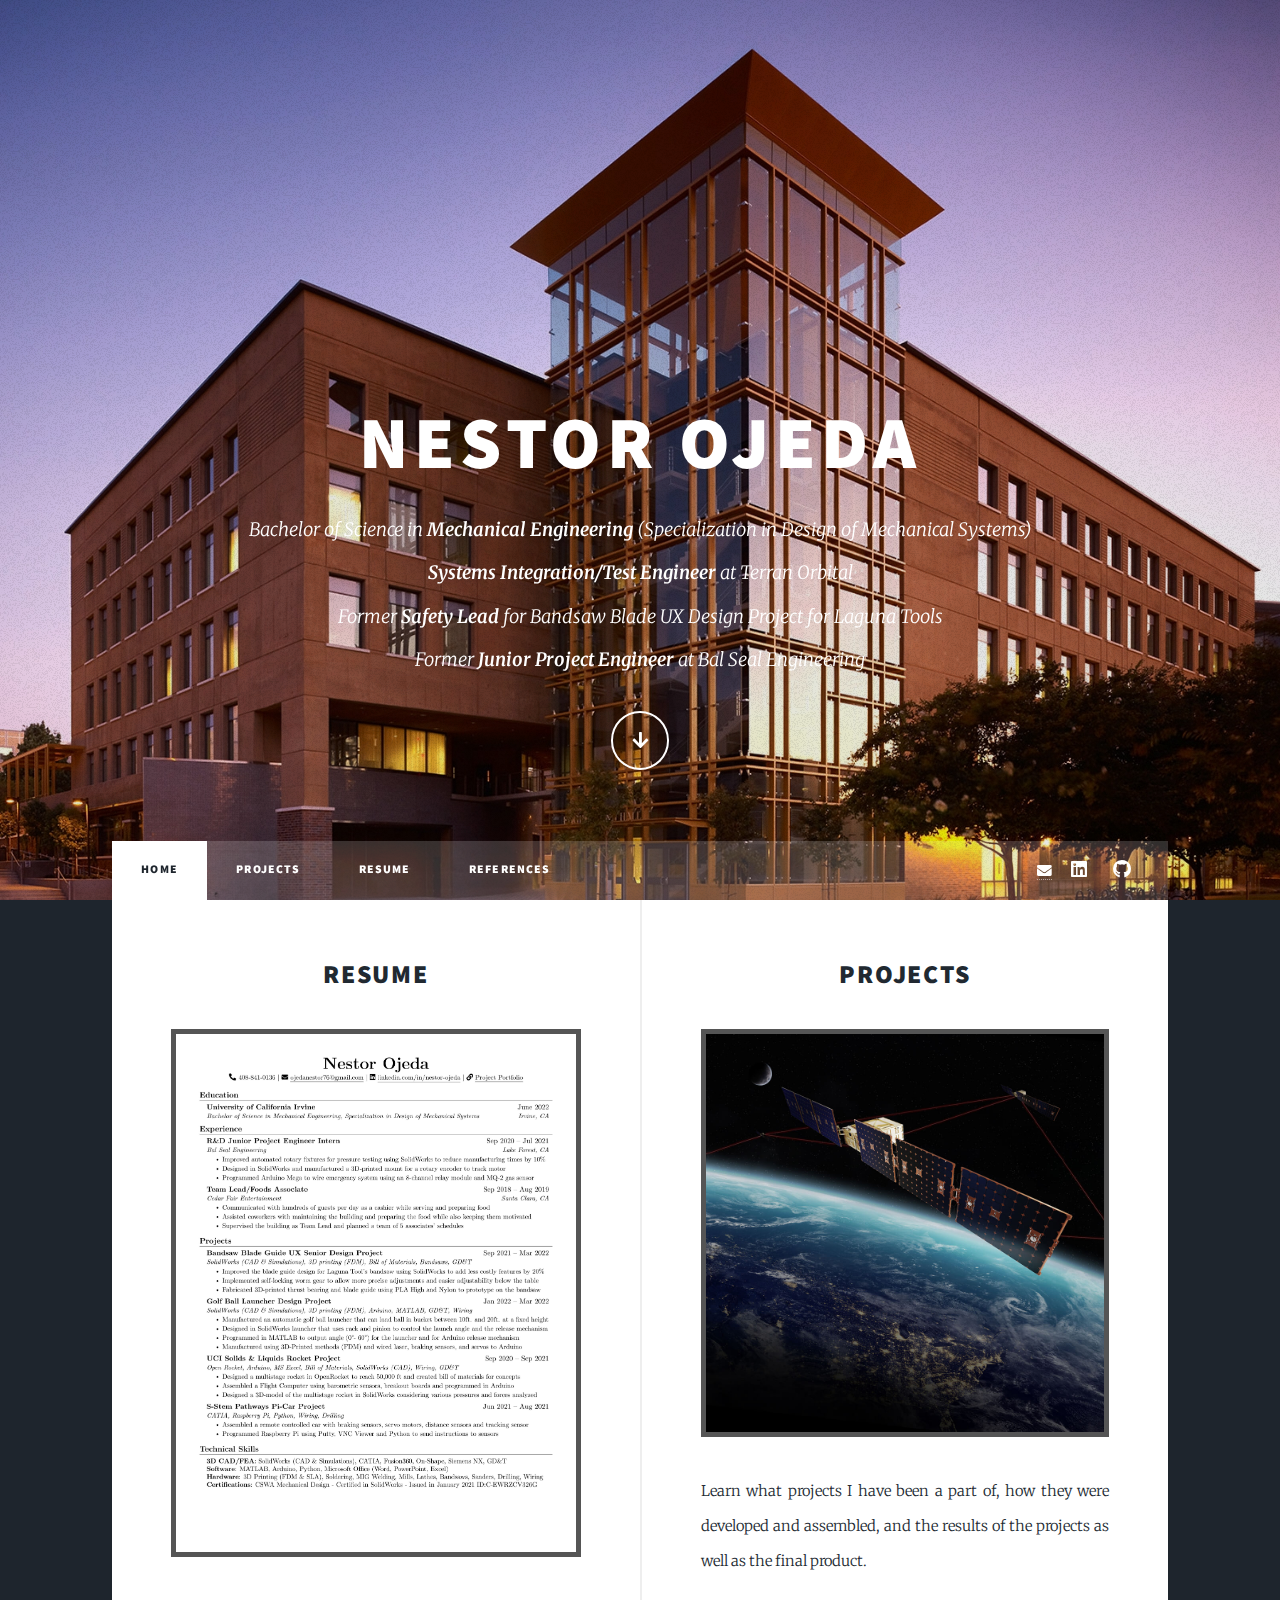
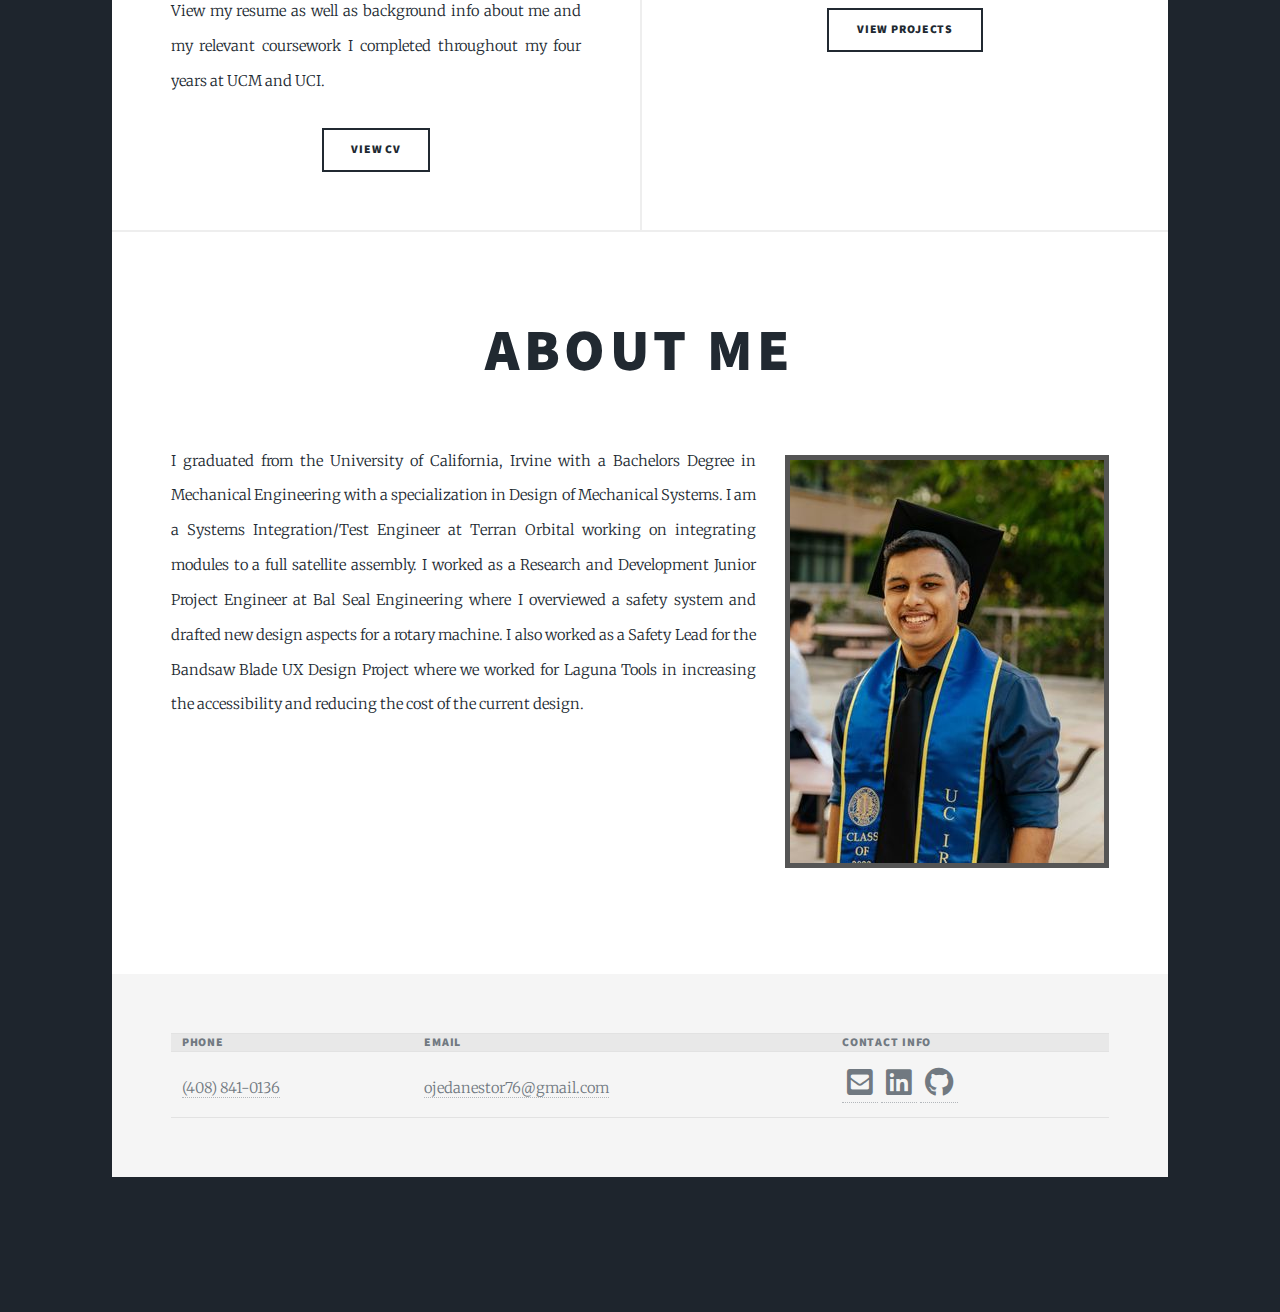
<file: index.html>
<!DOCTYPE HTML>
<html>
	<head>
		<title>Nestor Ojeda Portfolio</title>
		<link rel="shortcut icon" href="images/hexagon.PNG" type="image/png">
		<meta charset="utf-8" />
		<meta name="viewport" content="width=device-width, initial-scale=1, user-scalable=no" />
		<link rel="stylesheet" href="assets/css/main.css" />
		<noscript><link rel="stylesheet" href="assets/css/noscript.css" /></noscript>
		<style>
			::-webkit-scrollbar {
				width: 10px;
			}
			
			::-webkit-scrollbar-track {
				border-radius: 5px;
				box-shadow:insert 0 0 10px rgba(0, 0, 0, 0.25);
			}
			
			::-webkit-scrollbar-thumb {
				border-radius:5px;
				background-color:#009578;
			}
			
			::-webkit-scrollbar-thumb:hover {
				background-color:#6dcdb1
			}
		</style>	
	</head>
	<body class="is-preload">

		<!-- Wrapper -->
			<div id="wrapper" class="fade-in">
					<div id="intro">
						<h1>Nestor Ojeda</h1>
						<p>Bachelor of Science in <b>Mechanical Engineering</b> (Specialization in Design of Mechanical Systems) <br />
						<b>Systems Integration/Test Engineer</b> at Terran Orbital <br />
						Former <b>Safety Lead</b> for Bandsaw Blade UX Design Project for Laguna Tools <br />
						Former <b>Junior Project Engineer</b> at Bal Seal Engineering <br /> <a href="https://html5up.net/license"></a></p>
						<ul class="actions">
							<li><a href="#header" class="button icon solid solo fa-arrow-down scrolly">Continue</a></li>
						</ul>
					</div>
				<!-- Header -->
					<header id="header">
						<a href="Projects.html" class="logo">View Projects</a>
					</header>

				<!-- Nav -->
					<nav id="nav">
						<ul class="links">
							<li class="active"><a href="index.html">Home</a></li>
							<li><a href="Projects.html">Projects</a></li>
							<li><a href="Resume.html">Resume</a></li>
							<li><a href="reference.html">References</a></li>	
						</ul>
						<ul class="icons">
							<li><a href="mailto: ojedanestor76@gmail.com" class="fas fa-envelope" target="_blank"><span class="label"></span></a></li>
							<li><a href="https://www.linkedin.com/in/nestor-ojeda/" class="icon brands fa-linkedin" target="_blank"><span class="label">Linkedin</span></a></li>
							<li><a href="https://github.com/NestorOj" class="icon brands fa-github" target="_blank"><span class="label">GitHub</span></a></li>
						</ul>
					</nav>

				<!-- Main -->
					<div id="main">
						<!-- Posts -->
							<section class="posts">
								<article>
									<header>
										<h2>Resume</h2>
									</header>
									<style>
									img {
 									 border: 5px solid #555;
									}
									</style>
									<a href="Nestor%20Ojeda%20Resume.pdf" class="image fit" download><img src="images/Nestor%20Ojeda%20Resume.jpg" alt=""/></a>
									<p>View my resume as well as background info about me and my relevant coursework I completed throughout my four years at UCM and UCI.</p>
									<ul class="actions special">
										<li><a href="Resume.html" class="button">View CV</a></li>
									</ul>
								</article>
								<article>
									<header>
										<h2>Projects</h2>
									</header>
									<a href="Projects.html" class="image fit"><img src="images/0133_TO_Tranche_0_Graphic_1.jpg" alt="" /></a>
									<p>Learn what projects I have been a part of, how they were developed and assembled, and the results of the projects as well as the final product.</p>
									<ul class="actions special">
										<li><a href="Projects.html" class="button">View Projects</a></li>
									</ul>
								</article>
							</section>
							<article class="post featured">
								<header class="major">
									<h2>About Me</h2>
								</header>
								
								<p><span class="image right"><img src="images/Profile.jpg" alt="" /></span>
										I graduated from the University of California, Irvine with a Bachelors Degree in Mechanical Engineering with a specialization in Design of Mechanical Systems. 
										I am a Systems Integration/Test Engineer at Terran Orbital working on integrating modules to a full satellite assembly.
										I worked as a Research and Development Junior Project Engineer at Bal Seal Engineering where I overviewed a safety system and drafted new design aspects for a rotary machine. 
										I also worked as a Safety Lead for the Bandsaw Blade UX Design Project where we worked for Laguna Tools in increasing the accessibility and reducing the cost of the current design.</p>
								<ul class="actions special">
								</ul>
							</article>
					</div>
				<!-- Footer -->
					<footer id="footer">
						<section>
						<section class="split contact">
                            <table>
                                <tr>
                                    <th style="vertical-align: middle; padding: 0 0 0 11px">Phone</th>
                                    <th style="vertical-align: middle; padding: 0 0 0 11px">Email</th>
                                    <th style="vertical-align: middle; padding: 0 0 0 11px">Contact Info</th>
                                </tr>
                                <tr>
                                    <td> <a href="tel:408841013">(408) 841-0136</a></td>
                                    <td><a href="mailto:ojedanestor76@gmail.com" target="_blank">ojedanestor76@gmail.com</a></td>
                                    <td>
                                        <a style="padding: 5px" href="mailto: ojedanestor76@gmail.com" class="fas fa-envelope-square fa-2x" target="_blank"></a>
                                        <a style="padding: 5px" href="https://www.linkedin.com/in/nestor-ojeda/" class="fab fa-linkedin fa-2x" target="_blank"></a>
                                        <a style="padding: 5px" href="https://github.com/NestorOj" class="fab fa-github fa-2x" target="_blank"></a>
                                    </td>
                                </tr>
                            </table>
						</section>
					</footer>

											<!-- Copyright -->
					<div id="copyright">
						<ul><li></li><li></li></ul>
					</div>


			</div>

		<!-- Scripts -->
			<script src="assets/js/jquery.min.js"></script>
			<script src="assets/js/jquery.scrollex.min.js"></script>
			<script src="assets/js/jquery.scrolly.min.js"></script>
			<script src="assets/js/browser.min.js"></script>
			<script src="assets/js/breakpoints.min.js"></script>
			<script src="assets/js/util.js"></script>
			<script src="assets/js/main.js"></script>

	</body>
</html>
</file>
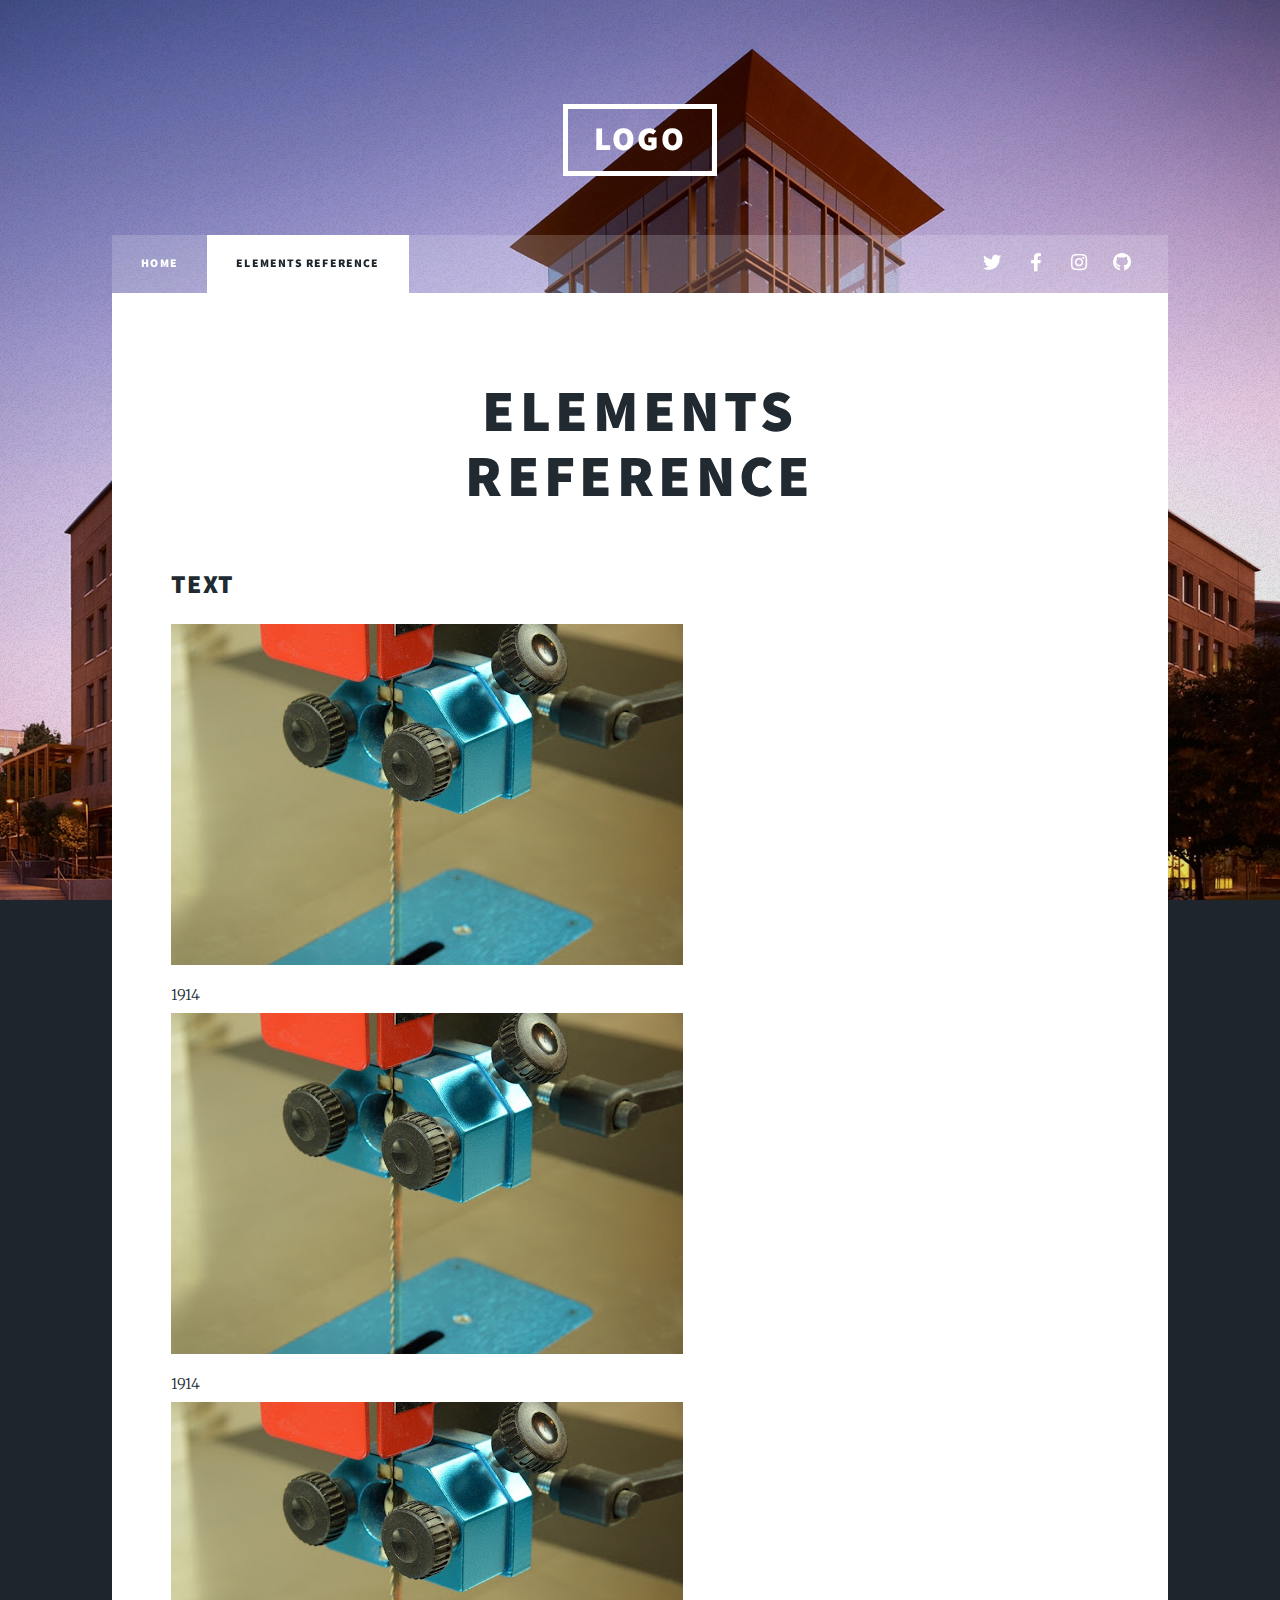
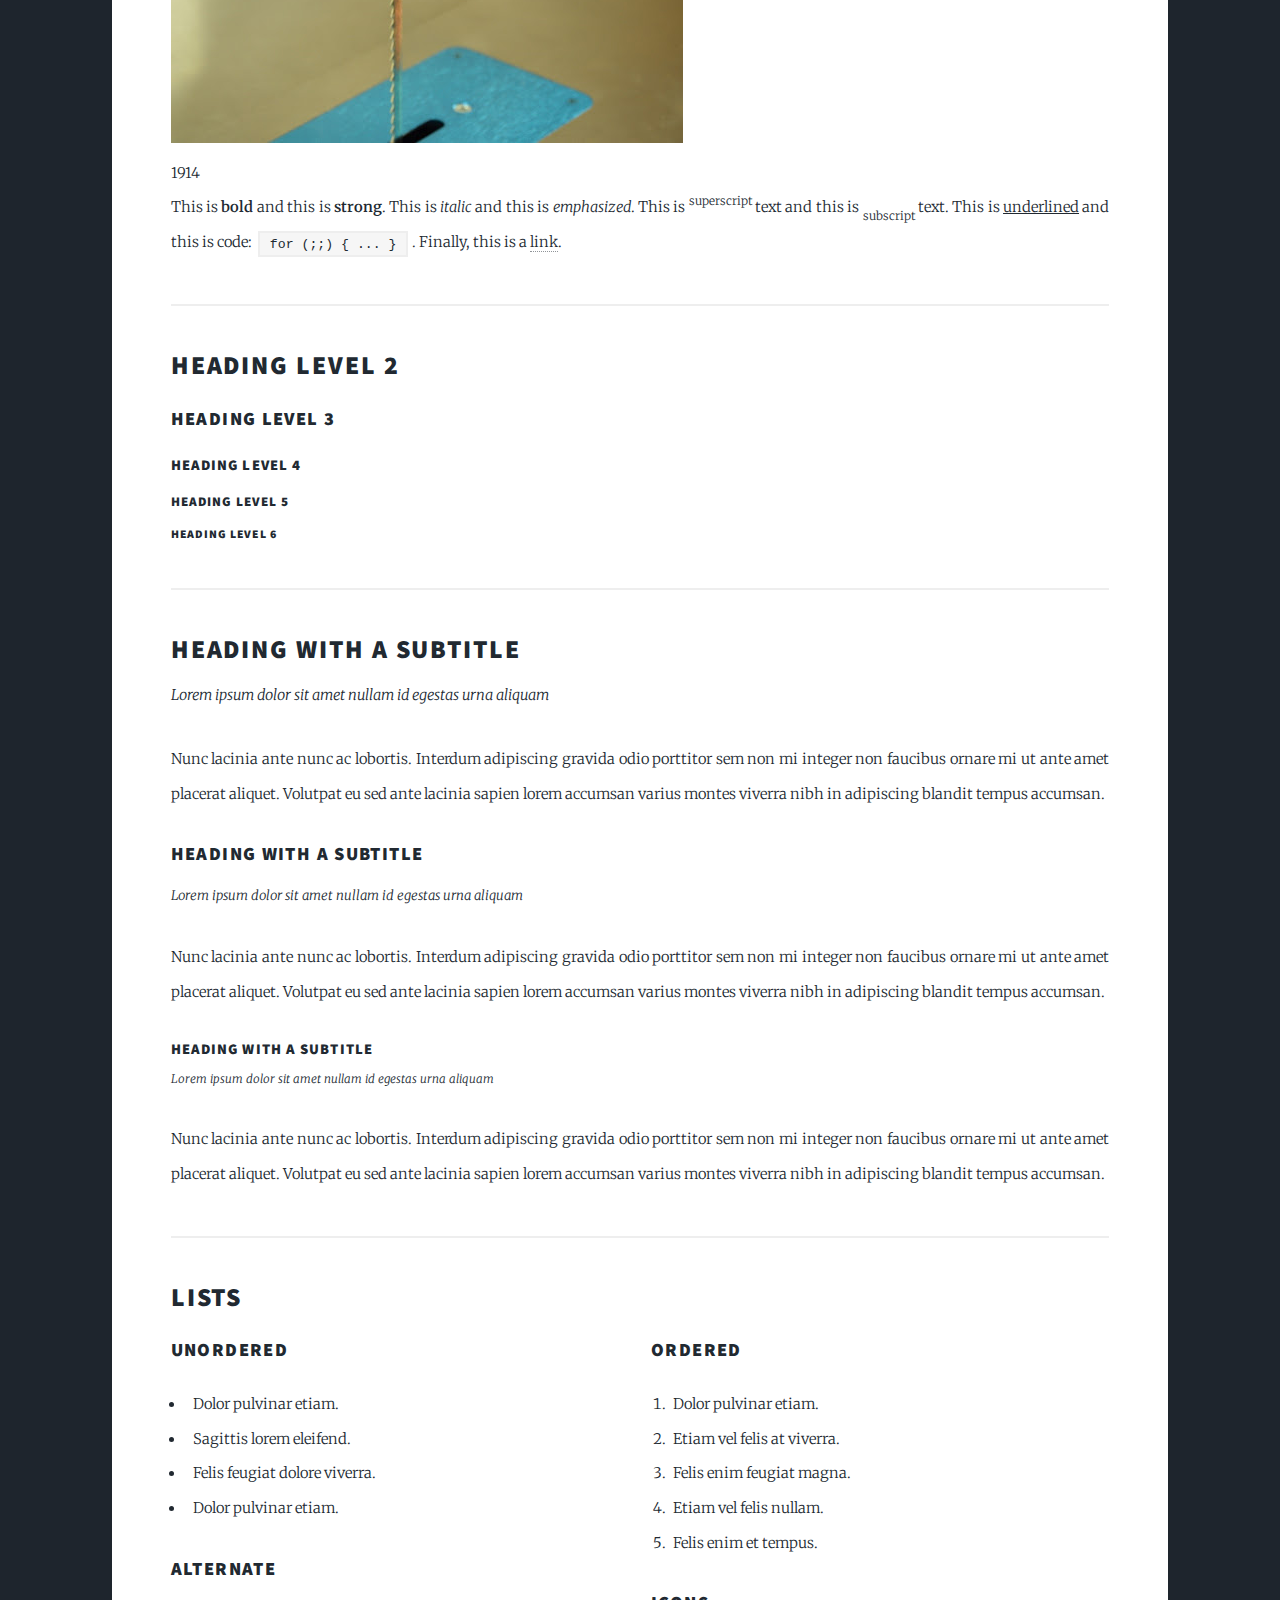
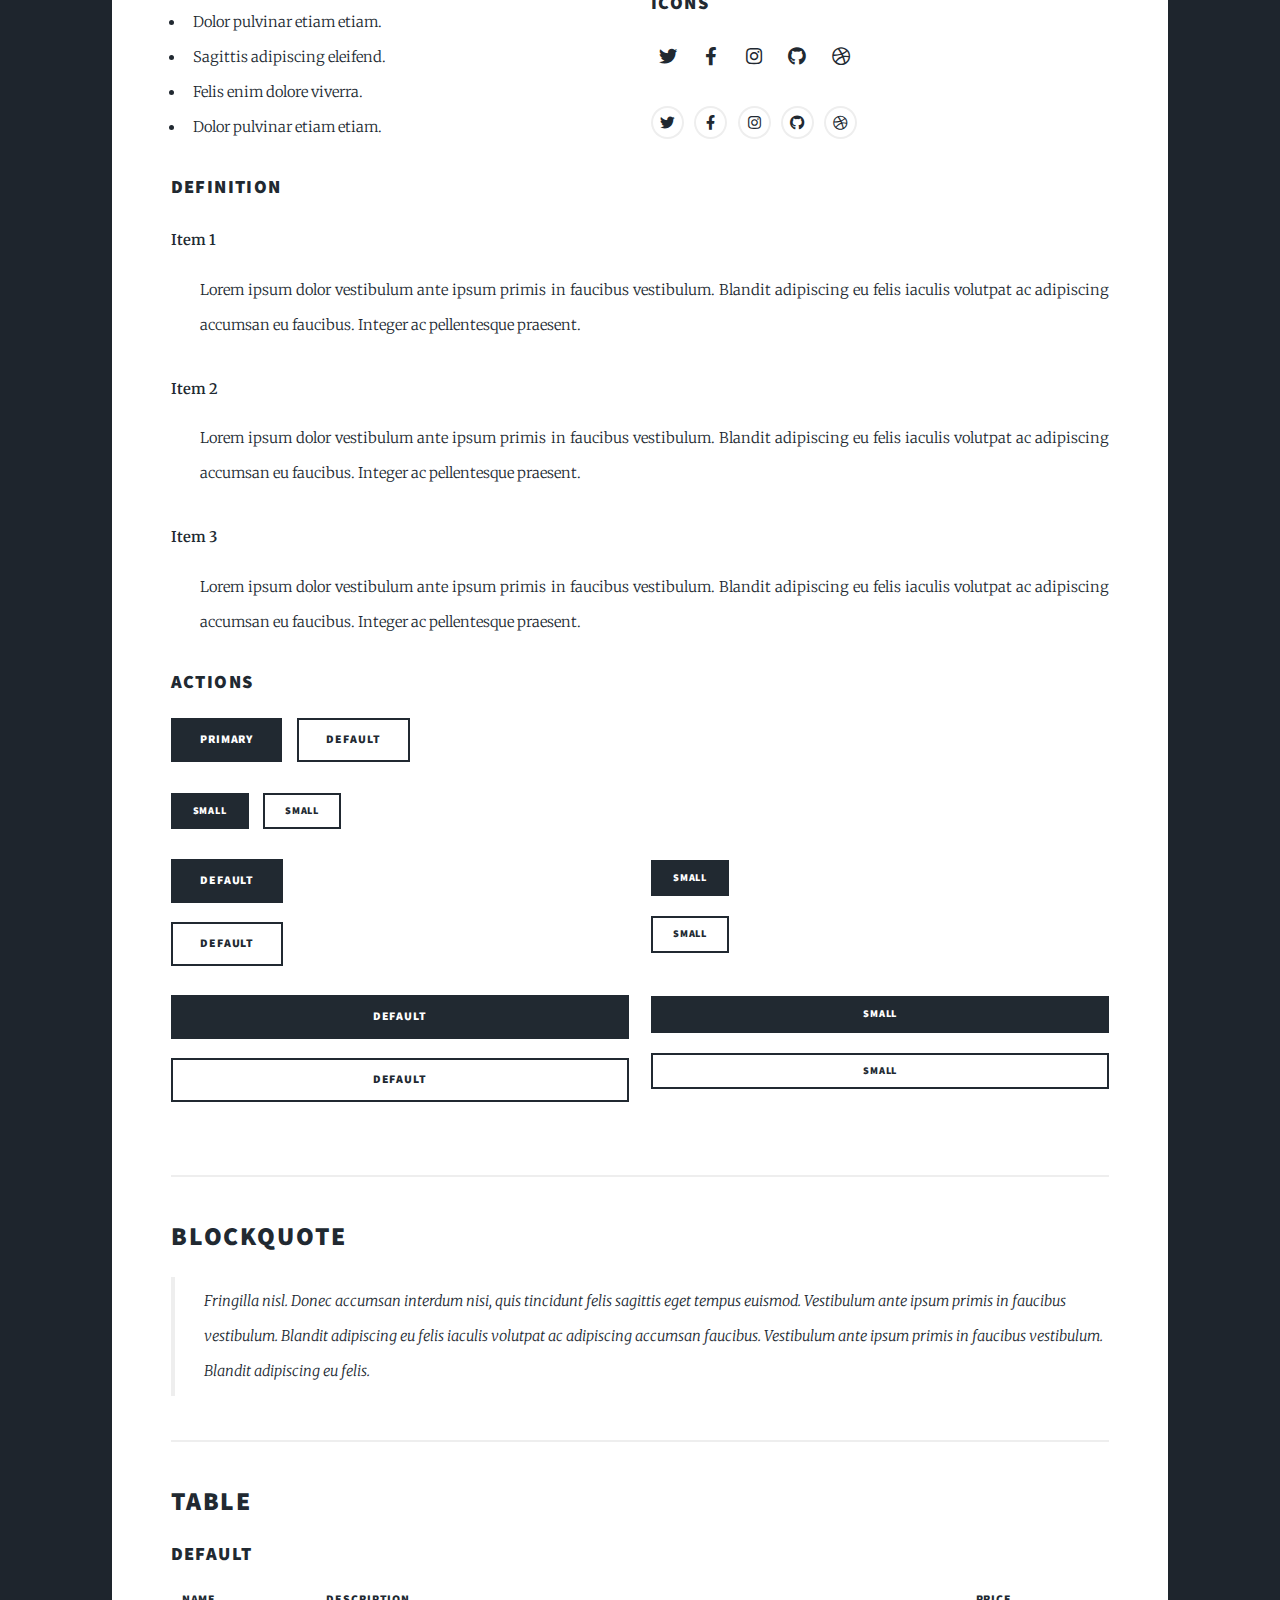
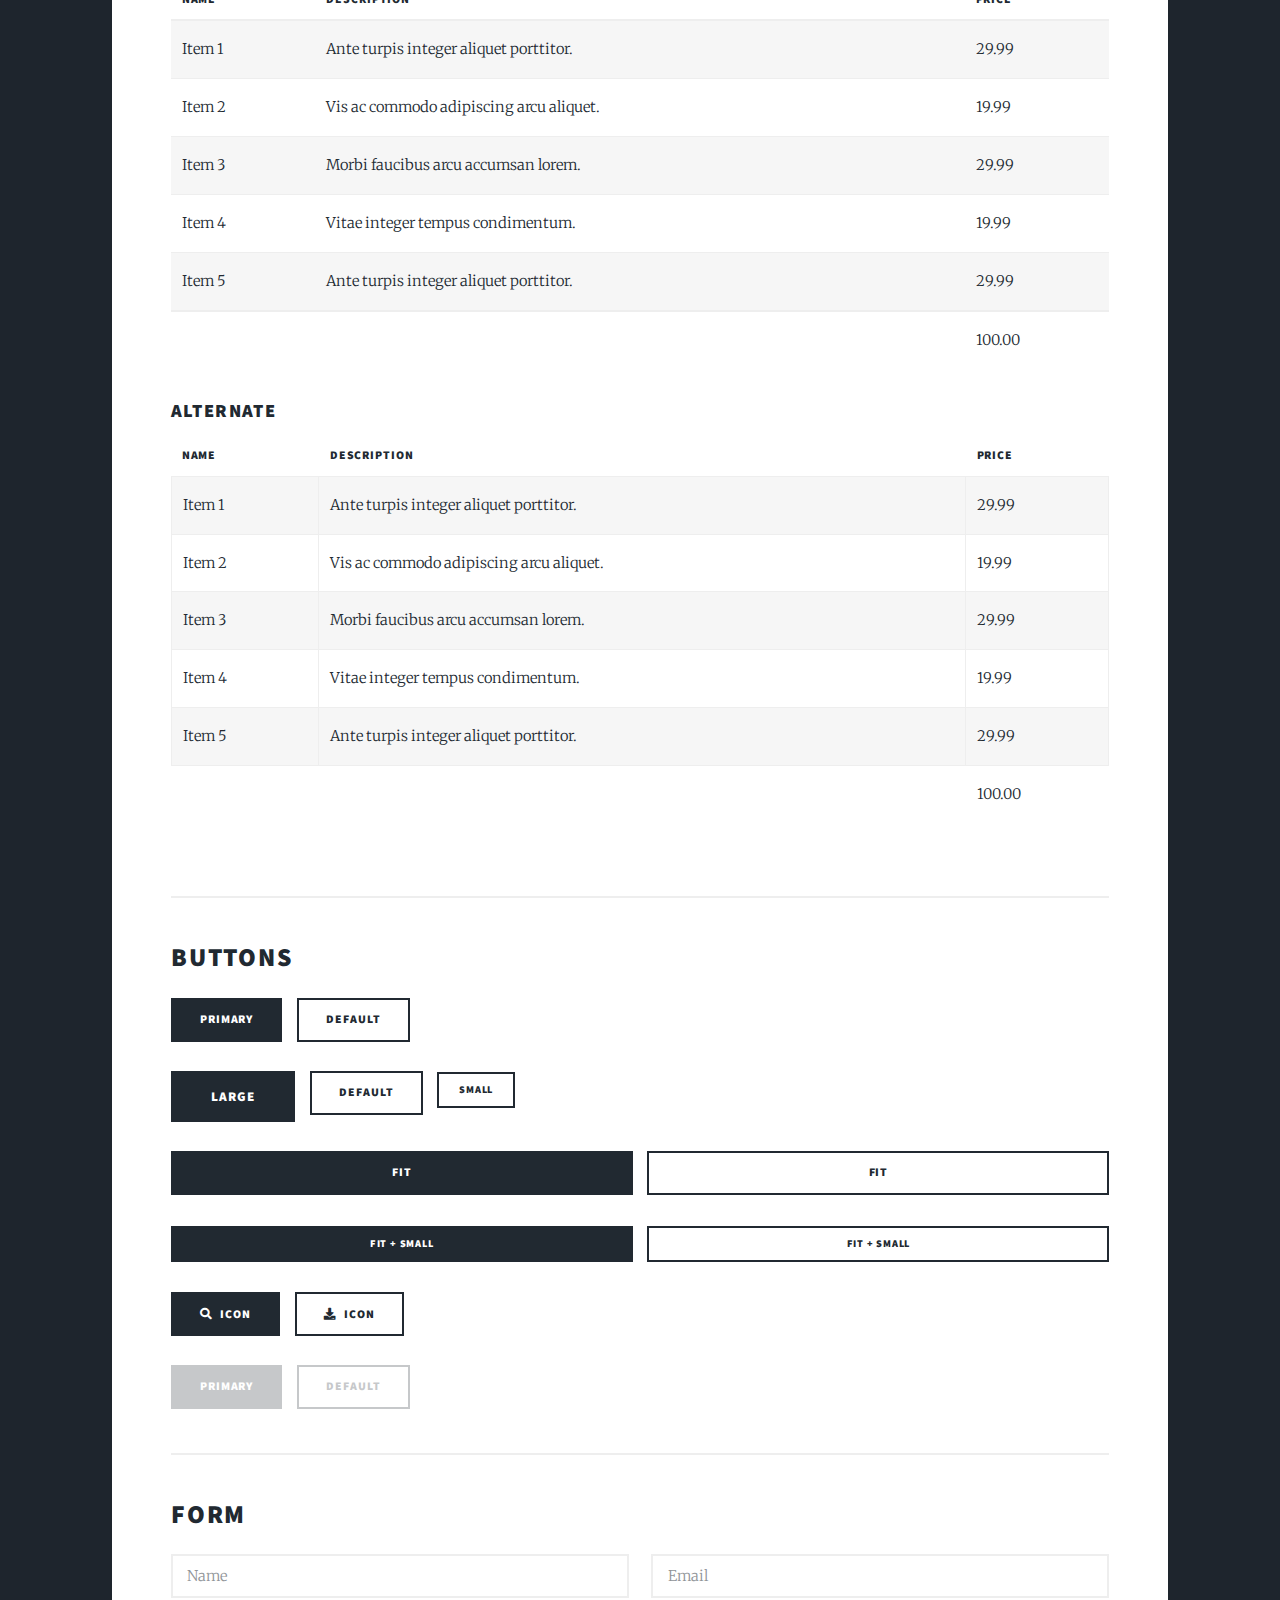
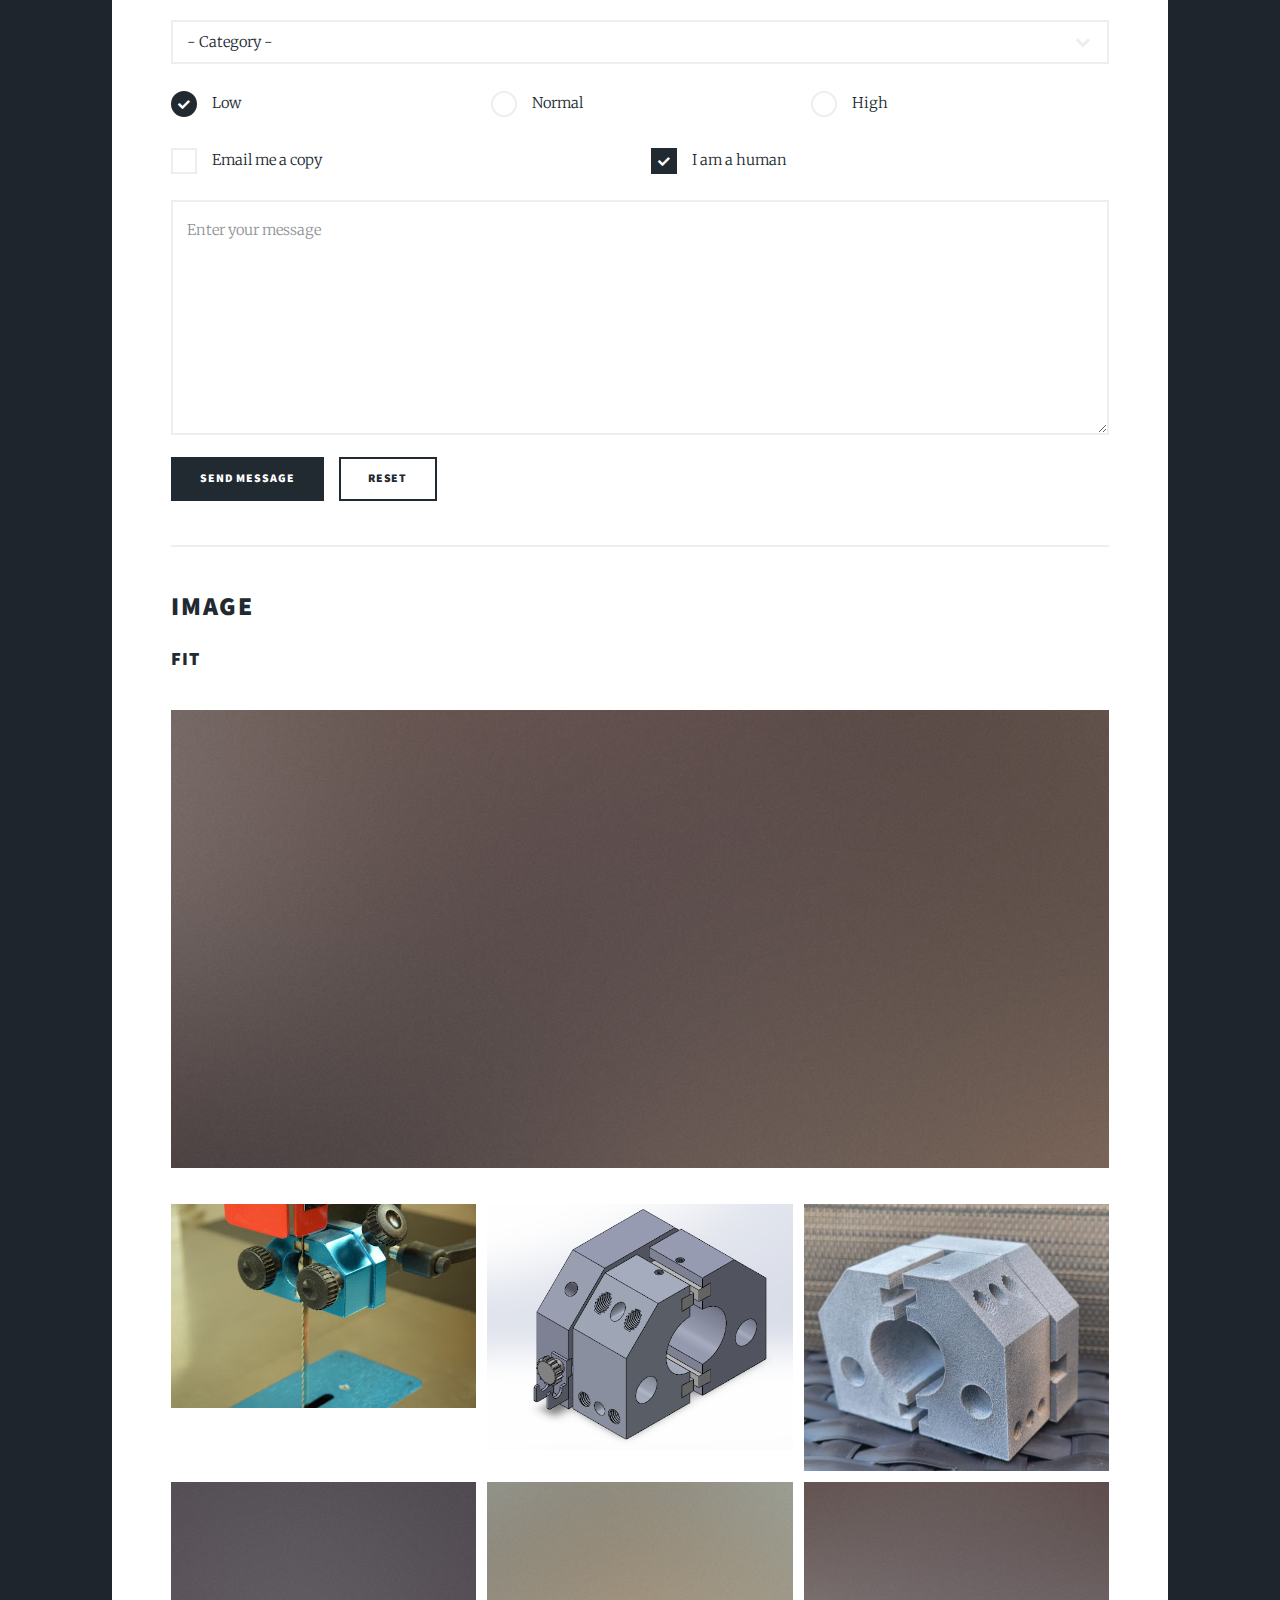
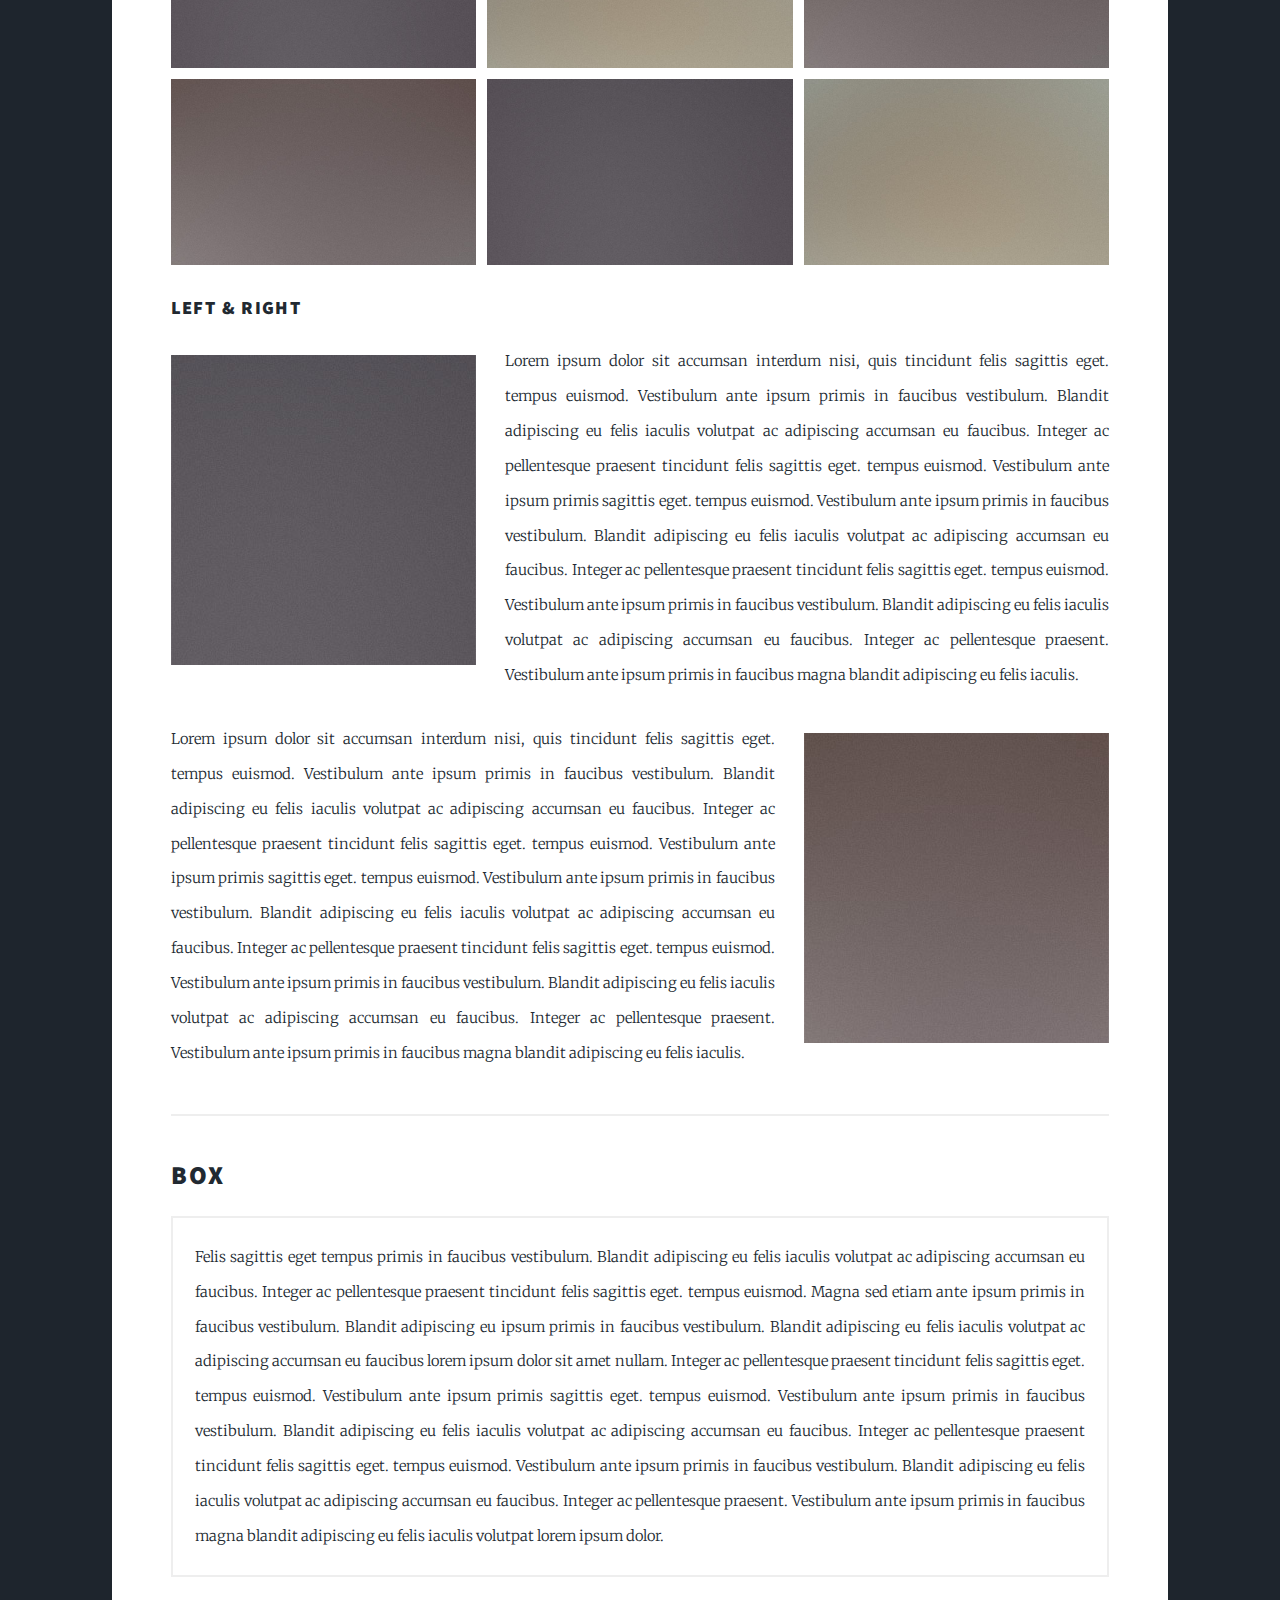
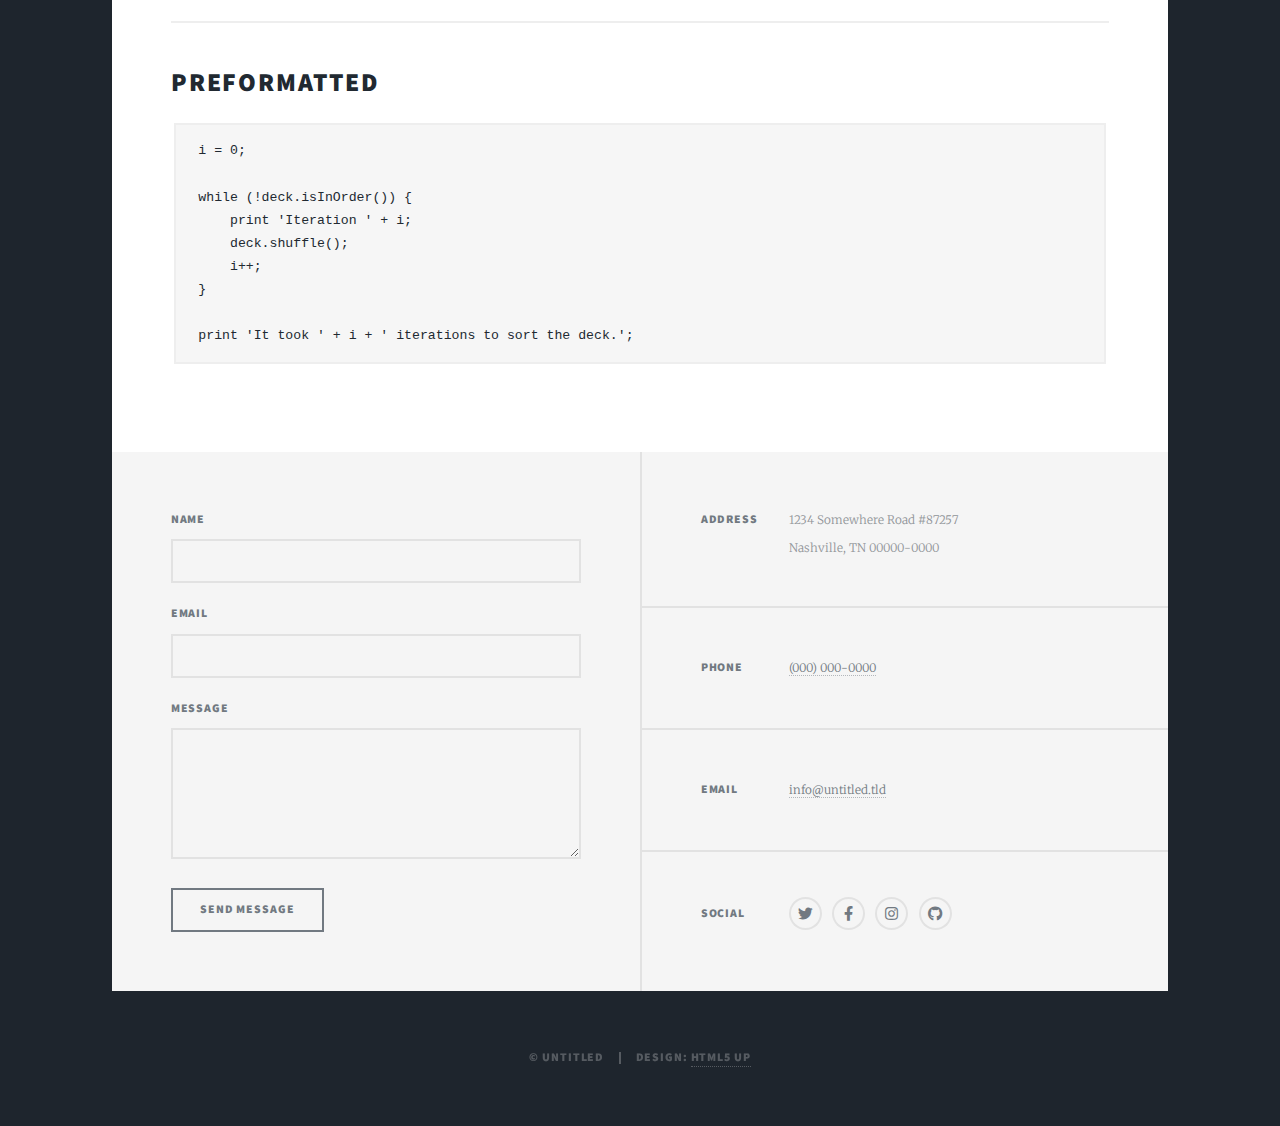
<file: elements.html>
<!DOCTYPE HTML>
<!--
	Massively by HTML5 UP
	html5up.net | @ajlkn
	Free for personal and commercial use under the CCA 3.0 license (html5up.net/license)
-->
<html>
	<head>
		<title>Elements Reference - Massively by HTML5 UP</title>
		<meta charset="utf-8" />
		<meta name="viewport" content="width=device-width, initial-scale=1, user-scalable=no" />
		<link rel="stylesheet" href="assets/css/main.css" />
		<noscript><link rel="stylesheet" href="assets/css/noscript.css" /></noscript>
	</head>
	<body class="is-preload">

		<!-- Wrapper -->
			<div id="wrapper">

				<!-- Header -->
					<header id="header">
						<a href="index.html" class="logo">Logo</a>
					</header>

				<!-- Nav -->
					<nav id="nav">
						<ul class="links">
							<li><a href="index.html">Home</a></li>
							<li class="active"><a href="elements.html">Elements Reference</a></li>
						</ul>
						<ul class="icons">
							<li><a href="#" class="icon brands fa-twitter"><span class="label">Twitter</span></a></li>
							<li><a href="#" class="icon brands fa-facebook-f"><span class="label">Facebook</span></a></li>
							<li><a href="#" class="icon brands fa-instagram"><span class="label">Instagram</span></a></li>
							<li><a href="#" class="icon brands fa-github"><span class="label">GitHub</span></a></li>
						</ul>
					</nav>

				<!-- Main -->
					<div id="main">

						<!-- Post -->
							<section class="post">
								<header class="major">
									<h1>Elements<br />
									Reference</h1>
								</header>

								<!-- Text stuff -->
									<h2>Text</h2>
								    <body>
									<div class="wrapper">
									    <div class="container">
									         <div class="row">
										      <div class="col-md-4">
									    		  <img class="img-responsive image-resize" src="images/BandsawWhat.jpg" alt=""/>
									    		  <figcaption>1914</figcaption>
										      </div>
									   	      <div class="col-md-4">
									    		  <img class="img-responsive image-resize" src="images/BandsawWhat.jpg" alt=""/>
									    		  <figcaption>1914</figcaption>
										    </div>
									   	    <div class="col-md-4">
									    		  <img class="img-responsive image-resize" src="images/BandsawWhat.jpg" alt=""/>
									    		  <figcaption>1914</figcaption>
										    </div>
									         </div>
									    </div>
								        </div>
								    </body>
									<p>This is <b>bold</b> and this is <strong>strong</strong>. This is <i>italic</i> and this is <em>emphasized</em>.
									This is <sup>superscript</sup> text and this is <sub>subscript</sub> text.
									This is <u>underlined</u> and this is code: <code>for (;;) { ... }</code>.
									Finally, this is a <a href="#">link</a>.</p>
									<hr />
									<h2>Heading Level 2</h2>
									<h3>Heading Level 3</h3>
									<h4>Heading Level 4</h4>
									<h5>Heading Level 5</h5>
									<h6>Heading Level 6</h6>
									<hr />
									<header>
										<h2>Heading with a Subtitle</h2>
										<p>Lorem ipsum dolor sit amet nullam id egestas urna aliquam</p>
									</header>
									<p>Nunc lacinia ante nunc ac lobortis. Interdum adipiscing gravida odio porttitor sem non mi integer non faucibus ornare mi ut ante amet placerat aliquet. Volutpat eu sed ante lacinia sapien lorem accumsan varius montes viverra nibh in adipiscing blandit tempus accumsan.</p>
									<header>
										<h3>Heading with a Subtitle</h3>
										<p>Lorem ipsum dolor sit amet nullam id egestas urna aliquam</p>
									</header>
									<p>Nunc lacinia ante nunc ac lobortis. Interdum adipiscing gravida odio porttitor sem non mi integer non faucibus ornare mi ut ante amet placerat aliquet. Volutpat eu sed ante lacinia sapien lorem accumsan varius montes viverra nibh in adipiscing blandit tempus accumsan.</p>
									<header>
										<h4>Heading with a Subtitle</h4>
										<p>Lorem ipsum dolor sit amet nullam id egestas urna aliquam</p>
									</header>
									<p>Nunc lacinia ante nunc ac lobortis. Interdum adipiscing gravida odio porttitor sem non mi integer non faucibus ornare mi ut ante amet placerat aliquet. Volutpat eu sed ante lacinia sapien lorem accumsan varius montes viverra nibh in adipiscing blandit tempus accumsan.</p>

									<hr />

								<!-- Lists -->
									<h2>Lists</h2>
									<div class="row">
										<div class="col-6 col-12-small">

											<h3>Unordered</h3>
											<ul>
												<li>Dolor pulvinar etiam.</li>
												<li>Sagittis lorem eleifend.</li>
												<li>Felis feugiat dolore viverra.</li>
												<li>Dolor pulvinar etiam.</li>
											</ul>

											<h3>Alternate</h3>
											<ul class="alt">
												<li>Dolor pulvinar etiam etiam.</li>
												<li>Sagittis adipiscing eleifend.</li>
												<li>Felis enim dolore viverra.</li>
												<li>Dolor pulvinar etiam etiam.</li>
											</ul>

										</div>
										<div class="col-6 col-12-small">

											<h3>Ordered</h3>
											<ol>
												<li>Dolor pulvinar etiam.</li>
												<li>Etiam vel felis at viverra.</li>
												<li>Felis enim feugiat magna.</li>
												<li>Etiam vel felis nullam.</li>
												<li>Felis enim et tempus.</li>
											</ol>

											<h3>Icons</h3>
											<ul class="icons">
												<li><a href="#" class="icon brands fa-twitter"><span class="label">Twitter</span></a></li>
												<li><a href="#" class="icon brands fa-facebook-f"><span class="label">Facebook</span></a></li>
												<li><a href="#" class="icon brands fa-instagram"><span class="label">Instagram</span></a></li>
												<li><a href="#" class="icon brands fa-github"><span class="label">Github</span></a></li>
												<li><a href="#" class="icon brands fa-dribbble"><span class="label">Dribbble</span></a></li>
											</ul>
											<ul class="icons alt">
												<li><a href="#" class="icon brands alt fa-twitter"><span class="label">Twitter</span></a></li>
												<li><a href="#" class="icon brands alt fa-facebook-f"><span class="label">Facebook</span></a></li>
												<li><a href="#" class="icon brands alt fa-instagram"><span class="label">Instagram</span></a></li>
												<li><a href="#" class="icon brands alt fa-github"><span class="label">Github</span></a></li>
												<li><a href="#" class="icon brands alt fa-dribbble"><span class="label">Dribbble</span></a></li>
											</ul>

										</div>
									</div>
									<h3>Definition</h3>
									<dl>
										<dt>Item 1</dt>
										<dd>
											<p>Lorem ipsum dolor vestibulum ante ipsum primis in faucibus vestibulum. Blandit adipiscing eu felis iaculis volutpat ac adipiscing accumsan eu faucibus. Integer ac pellentesque praesent.</p>
										</dd>
										<dt>Item 2</dt>
										<dd>
											<p>Lorem ipsum dolor vestibulum ante ipsum primis in faucibus vestibulum. Blandit adipiscing eu felis iaculis volutpat ac adipiscing accumsan eu faucibus. Integer ac pellentesque praesent.</p>
										</dd>
										<dt>Item 3</dt>
										<dd>
											<p>Lorem ipsum dolor vestibulum ante ipsum primis in faucibus vestibulum. Blandit adipiscing eu felis iaculis volutpat ac adipiscing accumsan eu faucibus. Integer ac pellentesque praesent.</p>
										</dd>
									</dl>

									<h3>Actions</h3>
									<ul class="actions">
										<li><a href="#" class="button primary">Primary</a></li>
										<li><a href="#" class="button">Default</a></li>
									</ul>
									<ul class="actions small">
										<li><a href="#" class="button primary small">Small</a></li>
										<li><a href="#" class="button small">Small</a></li>
									</ul>
									<div class="row">
										<div class="col-6 col-12-small">
											<ul class="actions stacked">
												<li><a href="#" class="button primary">Default</a></li>
												<li><a href="#" class="button">Default</a></li>
											</ul>
										</div>
										<div class="col-6 col-12-small">
											<ul class="actions stacked">
												<li><a href="#" class="button primary small">Small</a></li>
												<li><a href="#" class="button small">Small</a></li>
											</ul>
										</div>
									</div>
									<div class="row">
										<div class="col-6 col-12-small">
											<ul class="actions stacked">
												<li><a href="#" class="button primary fit">Default</a></li>
												<li><a href="#" class="button fit">Default</a></li>
											</ul>
										</div>
										<div class="col-6 col-12-small">
											<ul class="actions stacked">
												<li><a href="#" class="button primary small fit">Small</a></li>
												<li><a href="#" class="button small fit">Small</a></li>
											</ul>
										</div>
									</div>

									<hr />

								<!-- Blockquote -->
									<h2>Blockquote</h2>
									<blockquote>Fringilla nisl. Donec accumsan interdum nisi, quis tincidunt felis sagittis eget tempus euismod. Vestibulum ante ipsum primis in faucibus vestibulum. Blandit adipiscing eu felis iaculis volutpat ac adipiscing accumsan faucibus. Vestibulum ante ipsum primis in faucibus vestibulum. Blandit adipiscing eu felis.</blockquote>

									<hr />

								<!-- Table -->
									<h2>Table</h2>

									<h3>Default</h3>
									<div class="table-wrapper">
										<table>
											<thead>
												<tr>
													<th>Name</th>
													<th>Description</th>
													<th>Price</th>
												</tr>
											</thead>
											<tbody>
												<tr>
													<td>Item 1</td>
													<td>Ante turpis integer aliquet porttitor.</td>
													<td>29.99</td>
												</tr>
												<tr>
													<td>Item 2</td>
													<td>Vis ac commodo adipiscing arcu aliquet.</td>
													<td>19.99</td>
												</tr>
												<tr>
													<td>Item 3</td>
													<td> Morbi faucibus arcu accumsan lorem.</td>
													<td>29.99</td>
												</tr>
												<tr>
													<td>Item 4</td>
													<td>Vitae integer tempus condimentum.</td>
													<td>19.99</td>
												</tr>
												<tr>
													<td>Item 5</td>
													<td>Ante turpis integer aliquet porttitor.</td>
													<td>29.99</td>
												</tr>
											</tbody>
											<tfoot>
												<tr>
													<td colspan="2"></td>
													<td>100.00</td>
												</tr>
											</tfoot>
										</table>
									</div>

									<h3>Alternate</h3>
									<div class="table-wrapper">
										<table class="alt">
											<thead>
												<tr>
													<th>Name</th>
													<th>Description</th>
													<th>Price</th>
												</tr>
											</thead>
											<tbody>
												<tr>
													<td>Item 1</td>
													<td>Ante turpis integer aliquet porttitor.</td>
													<td>29.99</td>
												</tr>
												<tr>
													<td>Item 2</td>
													<td>Vis ac commodo adipiscing arcu aliquet.</td>
													<td>19.99</td>
												</tr>
												<tr>
													<td>Item 3</td>
													<td> Morbi faucibus arcu accumsan lorem.</td>
													<td>29.99</td>
												</tr>
												<tr>
													<td>Item 4</td>
													<td>Vitae integer tempus condimentum.</td>
													<td>19.99</td>
												</tr>
												<tr>
													<td>Item 5</td>
													<td>Ante turpis integer aliquet porttitor.</td>
													<td>29.99</td>
												</tr>
											</tbody>
											<tfoot>
												<tr>
													<td colspan="2"></td>
													<td>100.00</td>
												</tr>
											</tfoot>
										</table>
									</div>

									<hr />

								<!-- Buttons -->
									<h2>Buttons</h2>
									<ul class="actions">
										<li><a href="#" class="button primary">Primary</a></li>
										<li><a href="#" class="button">Default</a></li>
									</ul>
									<ul class="actions">
										<li><a href="#" class="button primary large">Large</a></li>
										<li><a href="#" class="button">Default</a></li>
										<li><a href="#" class="button small">Small</a></li>
									</ul>
									<ul class="actions fit">
										<li><a href="#" class="button primary fit">Fit</a></li>
										<li><a href="#" class="button fit">Fit</a></li>
									</ul>
									<ul class="actions fit small">
										<li><a href="#" class="button primary fit small">Fit + Small</a></li>
										<li><a href="#" class="button fit small">Fit + Small</a></li>
									</ul>
									<ul class="actions">
										<li><a href="#" class="button primary icon solid fa-search">Icon</a></li>
										<li><a href="#" class="button icon solid fa-download">Icon</a></li>
									</ul>
									<ul class="actions">
										<li><span class="button primary disabled">Primary</span></li>
										<li><span class="button disabled">Default</span></li>
									</ul>

									<hr />

								<!-- Form -->
									<h2>Form</h2>

									<form method="post" action="#">
										<div class="row gtr-uniform">
											<div class="col-6 col-12-xsmall">
												<input type="text" name="demo-name" id="demo-name" value="" placeholder="Name" />
											</div>
											<div class="col-6 col-12-xsmall">
												<input type="email" name="demo-email" id="demo-email" value="" placeholder="Email" />
											</div>
											<!-- Break -->
											<div class="col-12">
												<select name="demo-category" id="demo-category">
													<option value="">- Category -</option>
													<option value="1">Manufacturing</option>
													<option value="1">Shipping</option>
													<option value="1">Administration</option>
													<option value="1">Human Resources</option>
												</select>
											</div>
											<!-- Break -->
											<div class="col-4 col-12-small">
												<input type="radio" id="demo-priority-low" name="demo-priority" checked>
												<label for="demo-priority-low">Low</label>
											</div>
											<div class="col-4 col-12-small">
												<input type="radio" id="demo-priority-normal" name="demo-priority">
												<label for="demo-priority-normal">Normal</label>
											</div>
											<div class="col-4 col-12-small">
												<input type="radio" id="demo-priority-high" name="demo-priority">
												<label for="demo-priority-high">High</label>
											</div>
											<!-- Break -->
											<div class="col-6 col-12-small">
												<input type="checkbox" id="demo-copy" name="demo-copy">
												<label for="demo-copy">Email me a copy</label>
											</div>
											<div class="col-6 col-12-small">
												<input type="checkbox" id="demo-human" name="demo-human" checked>
												<label for="demo-human">I am a human</label>
											</div>
											<!-- Break -->
											<div class="col-12">
												<textarea name="demo-message" id="demo-message" placeholder="Enter your message" rows="6"></textarea>
											</div>
											<!-- Break -->
											<div class="col-12">
												<ul class="actions">
													<li><input type="submit" value="Send Message" class="primary" /></li>
													<li><input type="reset" value="Reset" /></li>
												</ul>
											</div>
										</div>
									</form>

									<hr />

								<!-- Image -->
									<h2>Image</h2>

									<h3>Fit</h3>
									<span class="image fit"><img src="images/pic01.jpg" alt="" /></span>
									<div class="box alt">
									    <div class="row gtr-50 gtr-uniform">
											<div class="col-4"><span class="image fit"><img src="images/BandsawWhat.jpg" alt="" /></span></div>
											<div class="col-4"><span class="image fit"><img src="images/BandsawHow.png" alt="" /></span></div>
											<div class="col-4"><span class="image fit"><img src="images/BandsawResults.png" alt="" /></span></div>
											<!-- Break -->
											<div class="col-4"><span class="image fit"><img src="images/pic04.jpg" alt="" /></span></div>
											<div class="col-4"><span class="image fit"><img src="images/pic02.jpg" alt="" /></span></div>
											<div class="col-4"><span class="image fit"><img src="images/pic03.jpg" alt="" /></span></div>
											<!-- Break -->
											<div class="col-4"><span class="image fit"><img src="images/pic03.jpg" alt="" /></span></div>
											<div class="col-4"><span class="image fit"><img src="images/pic04.jpg" alt="" /></span></div>
											<div class="col-4"><span class="image fit"><img src="images/pic02.jpg" alt="" /></span></div>
									    </div>
									</div>

									<h3>Left &amp; Right</h3>
									<p><span class="image left"><img src="images/pic08.jpg" alt="" /></span>Lorem ipsum dolor sit accumsan interdum nisi, quis tincidunt felis sagittis eget. tempus euismod. Vestibulum ante ipsum primis in faucibus vestibulum. Blandit adipiscing eu felis iaculis volutpat ac adipiscing accumsan eu faucibus. Integer ac pellentesque praesent tincidunt felis sagittis eget. tempus euismod. Vestibulum ante ipsum primis sagittis eget. tempus euismod. Vestibulum ante ipsum primis in faucibus vestibulum. Blandit adipiscing eu felis iaculis volutpat ac adipiscing accumsan eu faucibus. Integer ac pellentesque praesent tincidunt felis sagittis eget. tempus euismod. Vestibulum ante ipsum primis in faucibus vestibulum. Blandit adipiscing eu felis iaculis volutpat ac adipiscing accumsan eu faucibus. Integer ac pellentesque praesent. Vestibulum ante ipsum primis in faucibus magna blandit adipiscing eu felis iaculis.</p>
									<p><span class="image right"><img src="images/pic09.jpg" alt="" /></span>Lorem ipsum dolor sit accumsan interdum nisi, quis tincidunt felis sagittis eget. tempus euismod. Vestibulum ante ipsum primis in faucibus vestibulum. Blandit adipiscing eu felis iaculis volutpat ac adipiscing accumsan eu faucibus. Integer ac pellentesque praesent tincidunt felis sagittis eget. tempus euismod. Vestibulum ante ipsum primis sagittis eget. tempus euismod. Vestibulum ante ipsum primis in faucibus vestibulum. Blandit adipiscing eu felis iaculis volutpat ac adipiscing accumsan eu faucibus. Integer ac pellentesque praesent tincidunt felis sagittis eget. tempus euismod. Vestibulum ante ipsum primis in faucibus vestibulum. Blandit adipiscing eu felis iaculis volutpat ac adipiscing accumsan eu faucibus. Integer ac pellentesque praesent. Vestibulum ante ipsum primis in faucibus magna blandit adipiscing eu felis iaculis.</p>

									<hr />

								<!-- Box -->
									<h2>Box</h2>
									<div class="box">
										<p>Felis sagittis eget tempus primis in faucibus vestibulum. Blandit adipiscing eu felis iaculis volutpat ac adipiscing accumsan eu faucibus. Integer ac pellentesque praesent tincidunt felis sagittis eget. tempus euismod. Magna sed etiam ante ipsum primis in faucibus vestibulum. Blandit adipiscing eu ipsum primis in faucibus vestibulum. Blandit adipiscing eu felis iaculis volutpat ac adipiscing accumsan eu faucibus lorem ipsum dolor sit amet nullam. Integer ac pellentesque praesent tincidunt felis sagittis eget. tempus euismod. Vestibulum ante ipsum primis sagittis eget. tempus euismod. Vestibulum ante ipsum primis in faucibus vestibulum. Blandit adipiscing eu felis iaculis volutpat ac adipiscing accumsan eu faucibus. Integer ac pellentesque praesent tincidunt felis sagittis eget. tempus euismod. Vestibulum ante ipsum primis in faucibus vestibulum. Blandit adipiscing eu felis iaculis volutpat ac adipiscing accumsan eu faucibus. Integer ac pellentesque praesent. Vestibulum ante ipsum primis in faucibus magna blandit adipiscing eu felis iaculis volutpat lorem ipsum dolor.</p>
									</div>

									<hr />

								<!-- Preformatted Code -->
									<h2>Preformatted</h2>
									<pre><code>i = 0;

while (!deck.isInOrder()) {
    print 'Iteration ' + i;
    deck.shuffle();
    i++;
}

print 'It took ' + i + ' iterations to sort the deck.';
</code></pre>

							</section>

					</div>

				<!-- Footer -->
					<footer id="footer">
						<section>
							<form method="post" action="#">
								<div class="fields">
									<div class="field">
										<label for="name">Name</label>
										<input type="text" name="name" id="name" />
									</div>
									<div class="field">
										<label for="email">Email</label>
										<input type="text" name="email" id="email" />
									</div>
									<div class="field">
										<label for="message">Message</label>
										<textarea name="message" id="message" rows="3"></textarea>
									</div>
								</div>
								<ul class="actions">
									<li><input type="submit" value="Send Message" /></li>
								</ul>
							</form>
						</section>
						<section class="split contact">
							<section class="alt">
								<h3>Address</h3>
								<p>1234 Somewhere Road #87257<br />
								Nashville, TN 00000-0000</p>
							</section>
							<section>
								<h3>Phone</h3>
								<p><a href="#">(000) 000-0000</a></p>
							</section>
							<section>
								<h3>Email</h3>
								<p><a href="#">info@untitled.tld</a></p>
							</section>
							<section>
								<h3>Social</h3>
								<ul class="icons alt">
									<li><a href="#" class="icon brands alt fa-twitter"><span class="label">Twitter</span></a></li>
									<li><a href="#" class="icon brands alt fa-facebook-f"><span class="label">Facebook</span></a></li>
									<li><a href="#" class="icon brands alt fa-instagram"><span class="label">Instagram</span></a></li>
									<li><a href="#" class="icon brands alt fa-github"><span class="label">GitHub</span></a></li>
								</ul>
							</section>
						</section>
					</footer>

				<!-- Copyright -->
					<div id="copyright">
						<ul><li>&copy; Untitled</li><li>Design: <a href="https://html5up.net">HTML5 UP</a></li></ul>
					</div>

			</div>

		<!-- Scripts -->
			<script src="assets/js/jquery.min.js"></script>
			<script src="assets/js/jquery.scrollex.min.js"></script>
			<script src="assets/js/jquery.scrolly.min.js"></script>
			<script src="assets/js/browser.min.js"></script>
			<script src="assets/js/breakpoints.min.js"></script>
			<script src="assets/js/util.js"></script>
			<script src="assets/js/main.js"></script>

	</body>
</html>
</file>
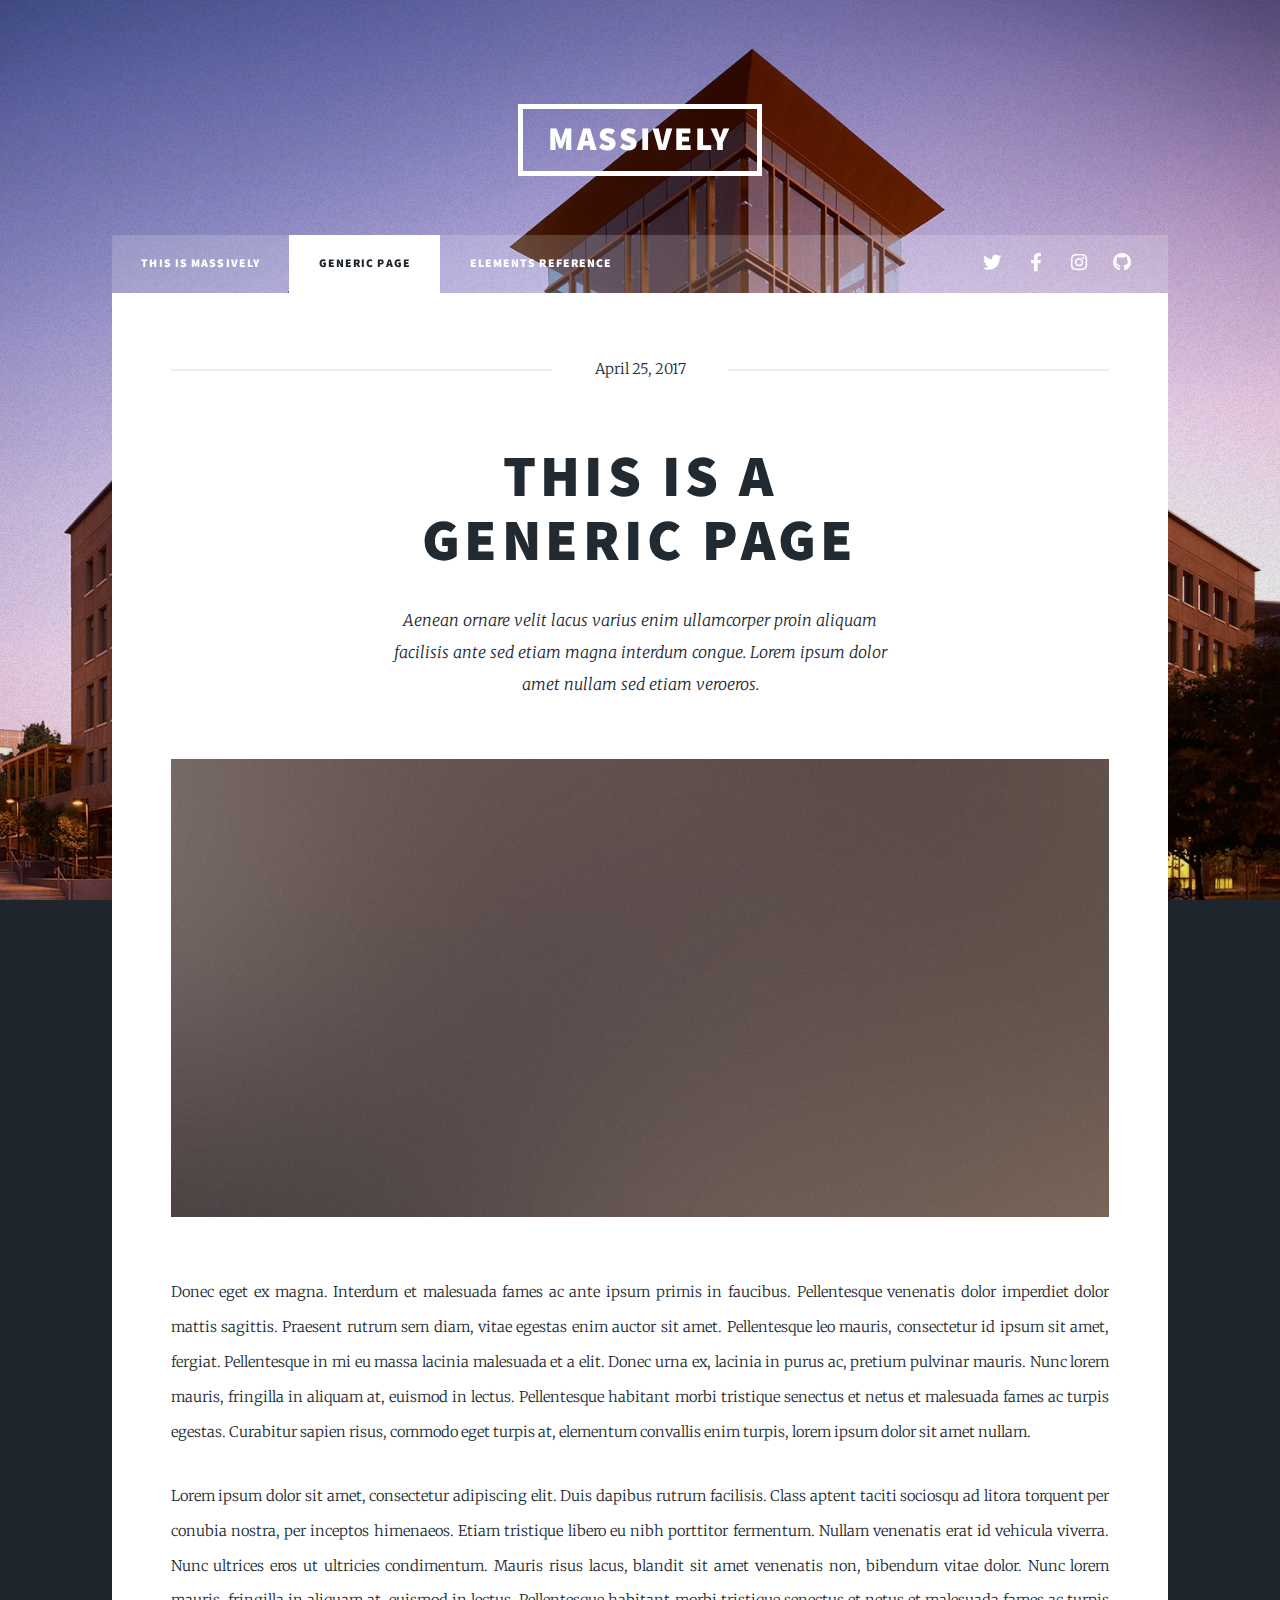
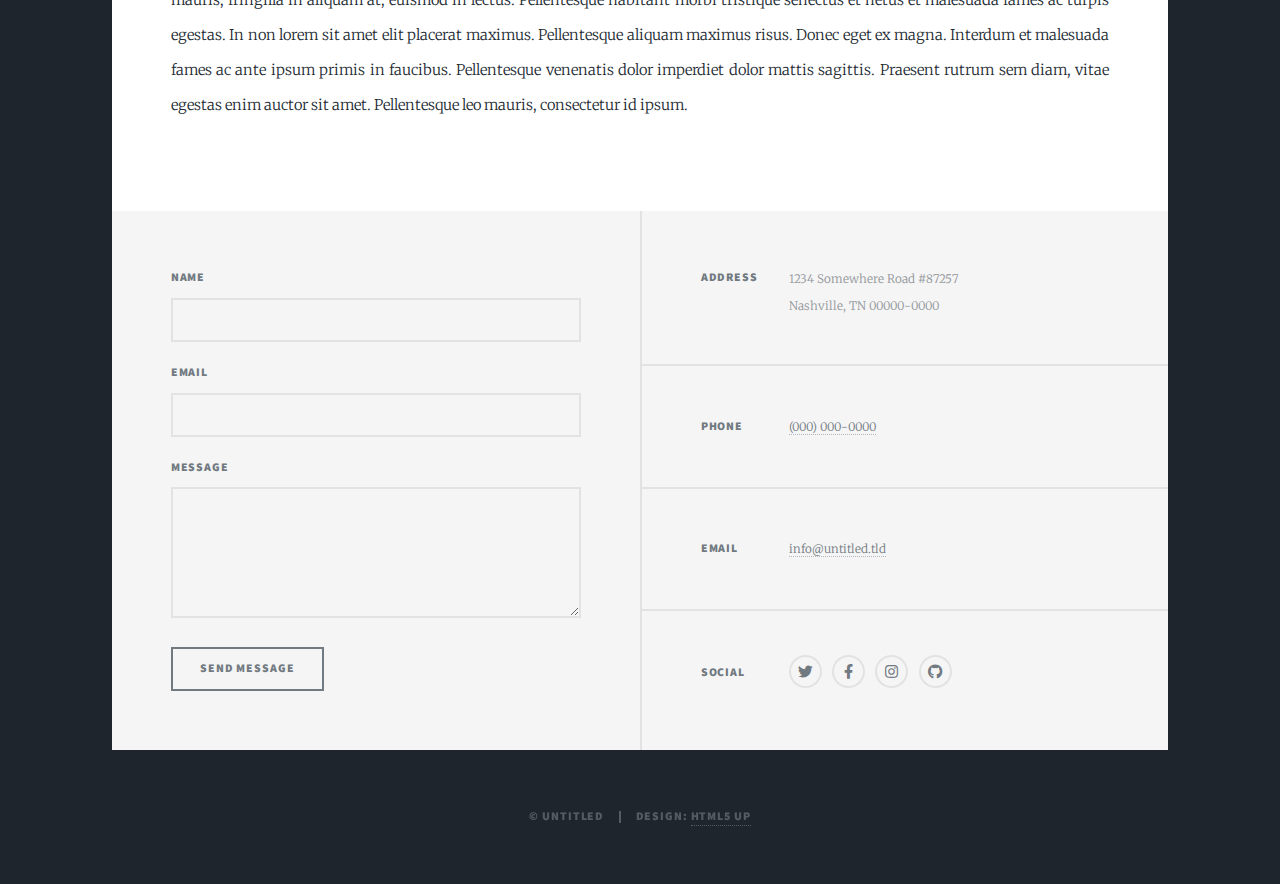
<file: generic - Copy.html>
<!DOCTYPE HTML>
<!--
	Massively by HTML5 UP
	html5up.net | @ajlkn
	Free for personal and commercial use under the CCA 3.0 license (html5up.net/license)
-->
<html>
	<head>
		<title>Generic Page - Massively by HTML5 UP</title>
		<meta charset="utf-8" />
		<meta name="viewport" content="width=device-width, initial-scale=1, user-scalable=no" />
		<link rel="stylesheet" href="assets/css/main.css" />
		<noscript><link rel="stylesheet" href="assets/css/noscript.css" /></noscript>
	</head>
	<body class="is-preload">

		<!-- Wrapper -->
			<div id="wrapper">

				<!-- Header -->
					<header id="header">
						<a href="index.html" class="logo">Massively</a>
					</header>

				<!-- Nav -->
					<nav id="nav">
						<ul class="links">
							<li><a href="index.html">This is Massively</a></li>
							<li class="active"><a href="generic.html">Generic Page</a></li>
							<li><a href="elements.html">Elements Reference</a></li>
						</ul>
						<ul class="icons">
							<li><a href="#" class="icon brands fa-twitter"><span class="label">Twitter</span></a></li>
							<li><a href="#" class="icon brands fa-facebook-f"><span class="label">Facebook</span></a></li>
							<li><a href="#" class="icon brands fa-instagram"><span class="label">Instagram</span></a></li>
							<li><a href="#" class="icon brands fa-github"><span class="label">GitHub</span></a></li>
						</ul>
					</nav>

				<!-- Main -->
					<div id="main">

						<!-- Post -->
							<section class="post">
								<header class="major">
									<span class="date">April 25, 2017</span>
									<h1>This is a<br />
									Generic Page</h1>
									<p>Aenean ornare velit lacus varius enim ullamcorper proin aliquam<br />
									facilisis ante sed etiam magna interdum congue. Lorem ipsum dolor<br />
									amet nullam sed etiam veroeros.</p>
								</header>
								<div class="image main"><img src="images/pic01.jpg" alt="" /></div>
								<p>Donec eget ex magna. Interdum et malesuada fames ac ante ipsum primis in faucibus. Pellentesque venenatis dolor imperdiet dolor mattis sagittis. Praesent rutrum sem diam, vitae egestas enim auctor sit amet. Pellentesque leo mauris, consectetur id ipsum sit amet, fergiat. Pellentesque in mi eu massa lacinia malesuada et a elit. Donec urna ex, lacinia in purus ac, pretium pulvinar mauris. Nunc lorem mauris, fringilla in aliquam at, euismod in lectus. Pellentesque habitant morbi tristique senectus et netus et malesuada fames ac turpis egestas. Curabitur sapien risus, commodo eget turpis at, elementum convallis enim turpis, lorem ipsum dolor sit amet nullam.</p>
								<p>Lorem ipsum dolor sit amet, consectetur adipiscing elit. Duis dapibus rutrum facilisis. Class aptent taciti sociosqu ad litora torquent per conubia nostra, per inceptos himenaeos. Etiam tristique libero eu nibh porttitor fermentum. Nullam venenatis erat id vehicula viverra. Nunc ultrices eros ut ultricies condimentum. Mauris risus lacus, blandit sit amet venenatis non, bibendum vitae dolor. Nunc lorem mauris, fringilla in aliquam at, euismod in lectus. Pellentesque habitant morbi tristique senectus et netus et malesuada fames ac turpis egestas. In non lorem sit amet elit placerat maximus. Pellentesque aliquam maximus risus. Donec eget ex magna. Interdum et malesuada fames ac ante ipsum primis in faucibus. Pellentesque venenatis dolor imperdiet dolor mattis sagittis. Praesent rutrum sem diam, vitae egestas enim auctor sit amet. Pellentesque leo mauris, consectetur id ipsum.</p>
							</section>

					</div>

				<!-- Footer -->
					<footer id="footer">
						<section>
							<form method="post" action="#">
								<div class="fields">
									<div class="field">
										<label for="name">Name</label>
										<input type="text" name="name" id="name" />
									</div>
									<div class="field">
										<label for="email">Email</label>
										<input type="text" name="email" id="email" />
									</div>
									<div class="field">
										<label for="message">Message</label>
										<textarea name="message" id="message" rows="3"></textarea>
									</div>
								</div>
								<ul class="actions">
									<li><input type="submit" value="Send Message" /></li>
								</ul>
							</form>
						</section>
						<section class="split contact">
							<section class="alt">
								<h3>Address</h3>
								<p>1234 Somewhere Road #87257<br />
								Nashville, TN 00000-0000</p>
							</section>
							<section>
								<h3>Phone</h3>
								<p><a href="#">(000) 000-0000</a></p>
							</section>
							<section>
								<h3>Email</h3>
								<p><a href="#">info@untitled.tld</a></p>
							</section>
							<section>
								<h3>Social</h3>
								<ul class="icons alt">
									<li><a href="#" class="icon brands alt fa-twitter"><span class="label">Twitter</span></a></li>
									<li><a href="#" class="icon brands alt fa-facebook-f"><span class="label">Facebook</span></a></li>
									<li><a href="#" class="icon brands alt fa-instagram"><span class="label">Instagram</span></a></li>
									<li><a href="#" class="icon brands alt fa-github"><span class="label">GitHub</span></a></li>
								</ul>
							</section>
						</section>
					</footer>

				<!-- Copyright -->
					<div id="copyright">
						<ul><li>&copy; Untitled</li><li>Design: <a href="https://html5up.net">HTML5 UP</a></li></ul>
					</div>

			</div>

		<!-- Scripts -->
			<script src="assets/js/jquery.min.js"></script>
			<script src="assets/js/jquery.scrollex.min.js"></script>
			<script src="assets/js/jquery.scrolly.min.js"></script>
			<script src="assets/js/browser.min.js"></script>
			<script src="assets/js/breakpoints.min.js"></script>
			<script src="assets/js/util.js"></script>
			<script src="assets/js/main.js"></script>

	</body>
</html>
</file>
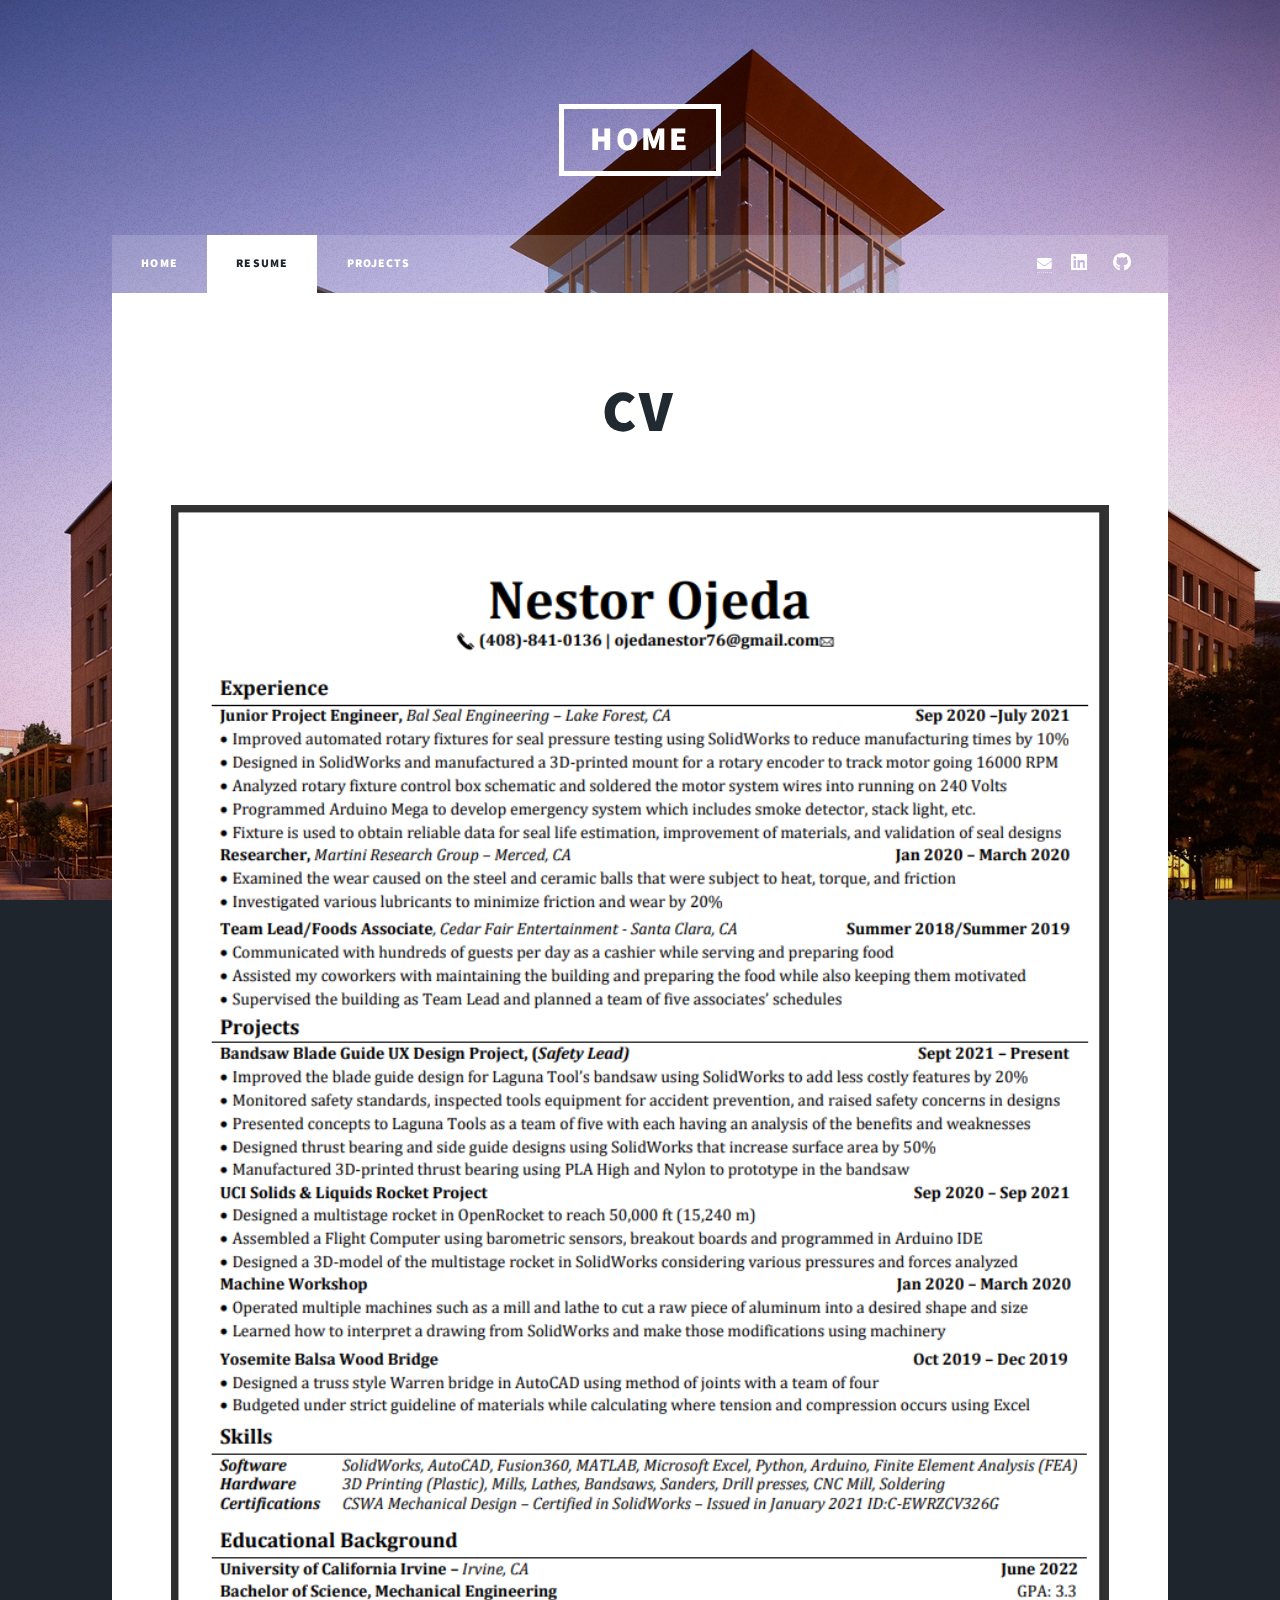
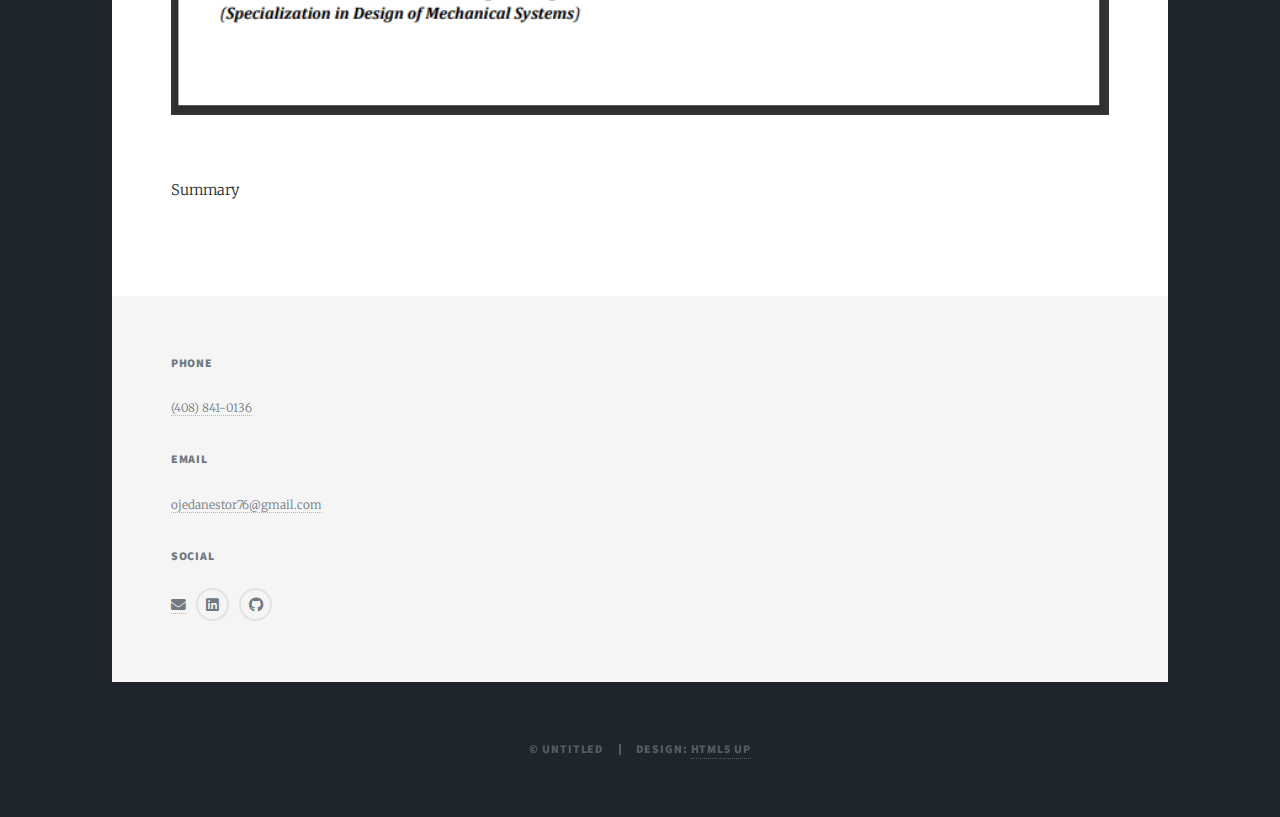
<file: generic.html>
<!DOCTYPE HTML>
<html>
	<head>
		<title>Nestor Ojeda Portfolio</title>
		<link rel="shortcut icon" href="images/hexagon.PNG" type="image/png">
		<meta charset="utf-8" />
		<meta name="viewport" content="width=device-width, initial-scale=1, user-scalable=no" />
		<link rel="stylesheet" href="assets/css/main.css" />
		<noscript><link rel="stylesheet" href="assets/css/noscript.css" /></noscript>
	</head>
	<body class="is-preload">

		<!-- Wrapper -->
			<div id="wrapper">
				<!-- Header -->
					<header id="header">
						<a href="index.html" class="logo">Home</a>
					</header>


				<!-- Nav -->
					<nav id="nav">
						<ul class="links">
							<li><a href="index.html">Home</a></li>
							<li class="active"><a href="generic.html">Resume</a></li>
							<li><a href="Projects.html">Projects</a></li>
						</ul>
						<ul class="icons">
							<li><a href="ojedanestor76@gmail.com" class="fas fa-envelope"><span class="label"></span></a></li>
							<li><a href="https://www.linkedin.com/in/nestor-ojeda/" class="icon brands fa-linkedin"><span class="label">LinkedIn</span></a></li>
							<li><a href="https://github.com/NestorOj" class="icon brands fa-github"><span class="label">GitHub</span></a></li>
						</ul>
					</nav>

				<!-- Main -->
					<div id="main">

						<!-- Post -->
							<section class="post">
								<header class="major">
									<h1>CV</h1>
									<p></p>
								</header>
								<div class="image main"><img src="images/Resume%20Picture.PNG" alt="" /></div>
								<p>Summary</p>
							</section>

					</div>

				<!-- Footer -->
					<footer id="footer">
						<section>
						<section class="split contact">
							<section class="alt">
							<section>
								<h3>Phone</h3>
								<p><a href="#">(408) 841-0136</a></p>
							</section>
							<section>
								<h3>Email</h3>
								<p><a href="#">ojedanestor76@gmail.com</a></p>
							</section>
							<section>
								<h3>Social</h3>
								<ul class="icons alt">
									<li><a href="ojedanestor76@gmail.com" class="fas fa-envelope"><span class="label"></span></a></li>
									<li><a href="https://www.linkedin.com/in/nestor-ojeda/" class="icon brands alt fa-linkedin"><span class="label">Instagram</span></a></li>
									<li><a href="https://github.com/NestorOj" class="icon brands alt fa-github"><span class="label">GitHub</span></a></li>
								</ul>
							</section>
						</section>
					</footer>

				<!-- Copyright -->
					<div id="copyright">
						<ul><li>&copy; Untitled</li><li>Design: <a href="https://html5up.net">HTML5 UP</a></li></ul>
					</div>

			</div>

		<!-- Scripts -->
			<script src="assets/js/jquery.min.js"></script>
			<script src="assets/js/jquery.scrollex.min.js"></script>
			<script src="assets/js/jquery.scrolly.min.js"></script>
			<script src="assets/js/browser.min.js"></script>
			<script src="assets/js/breakpoints.min.js"></script>
			<script src="assets/js/util.js"></script>
			<script src="assets/js/main.js"></script>

	</body>
</html>
</file>
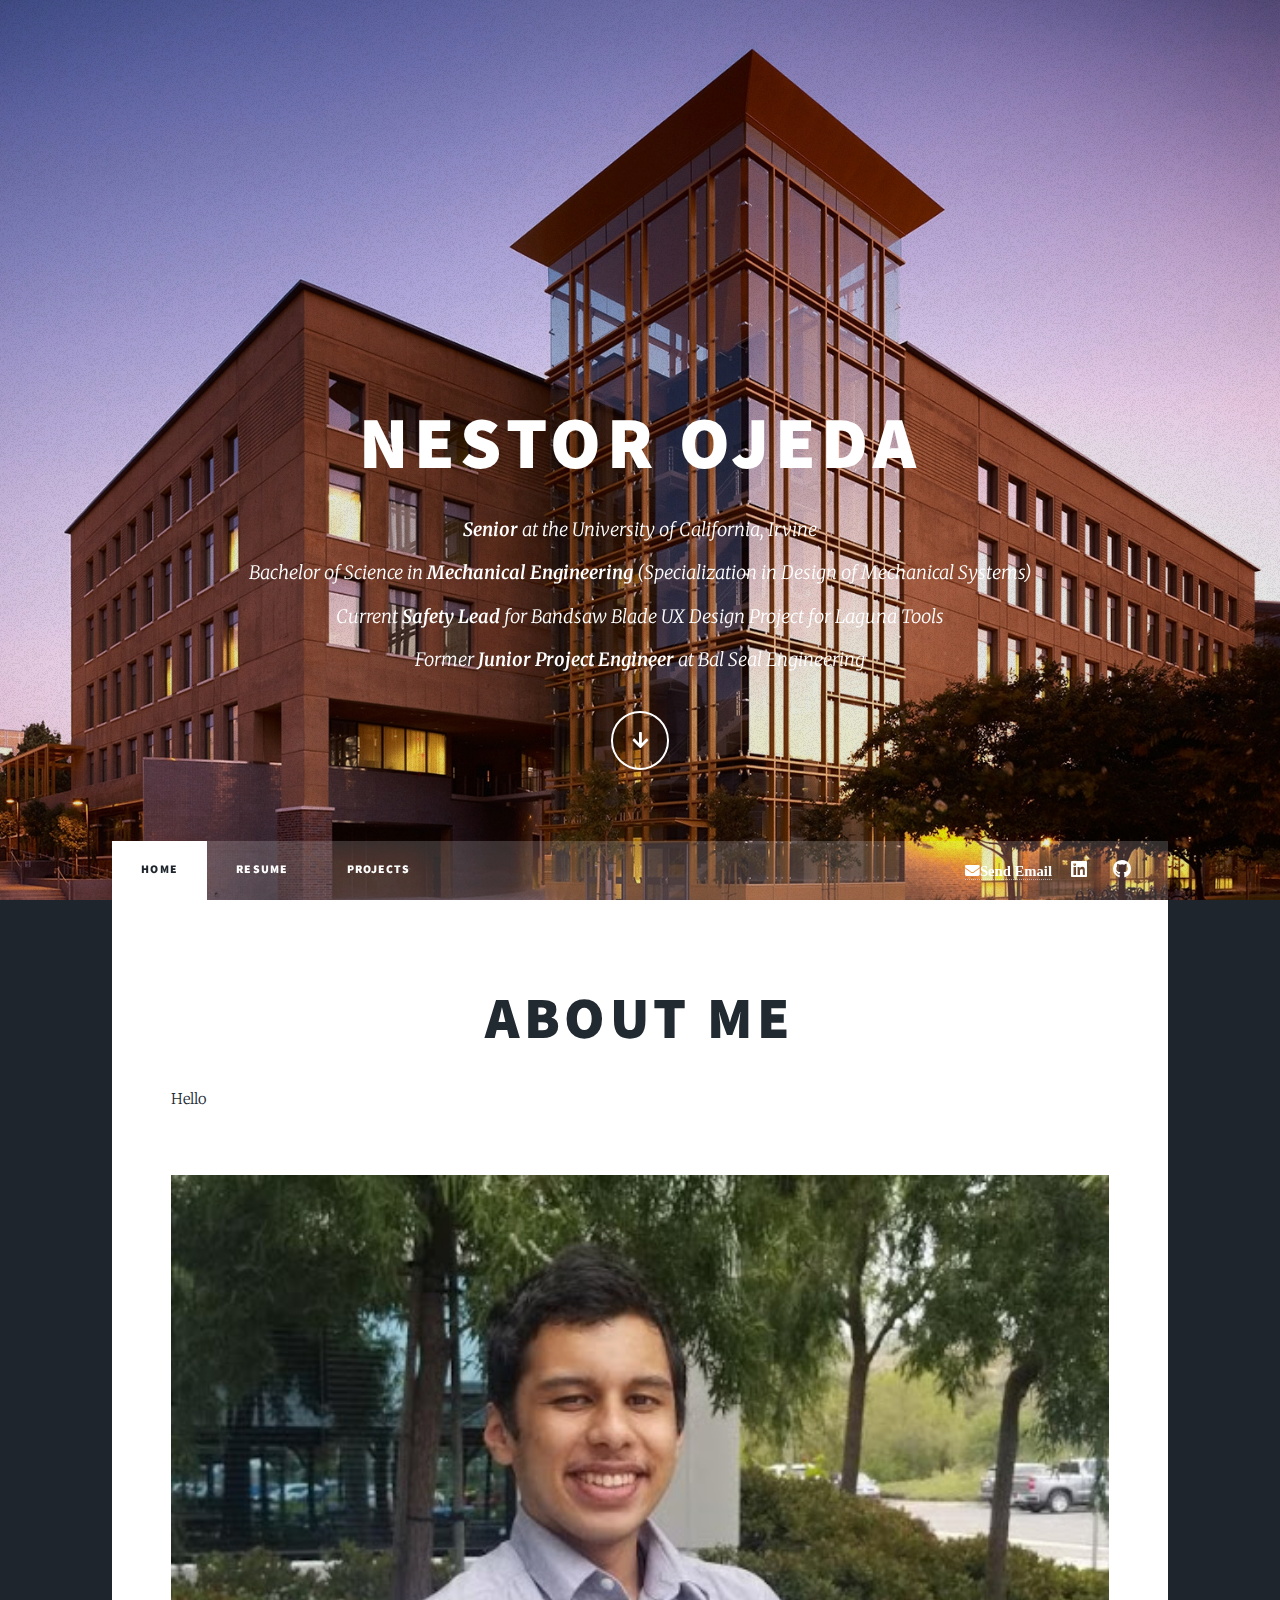
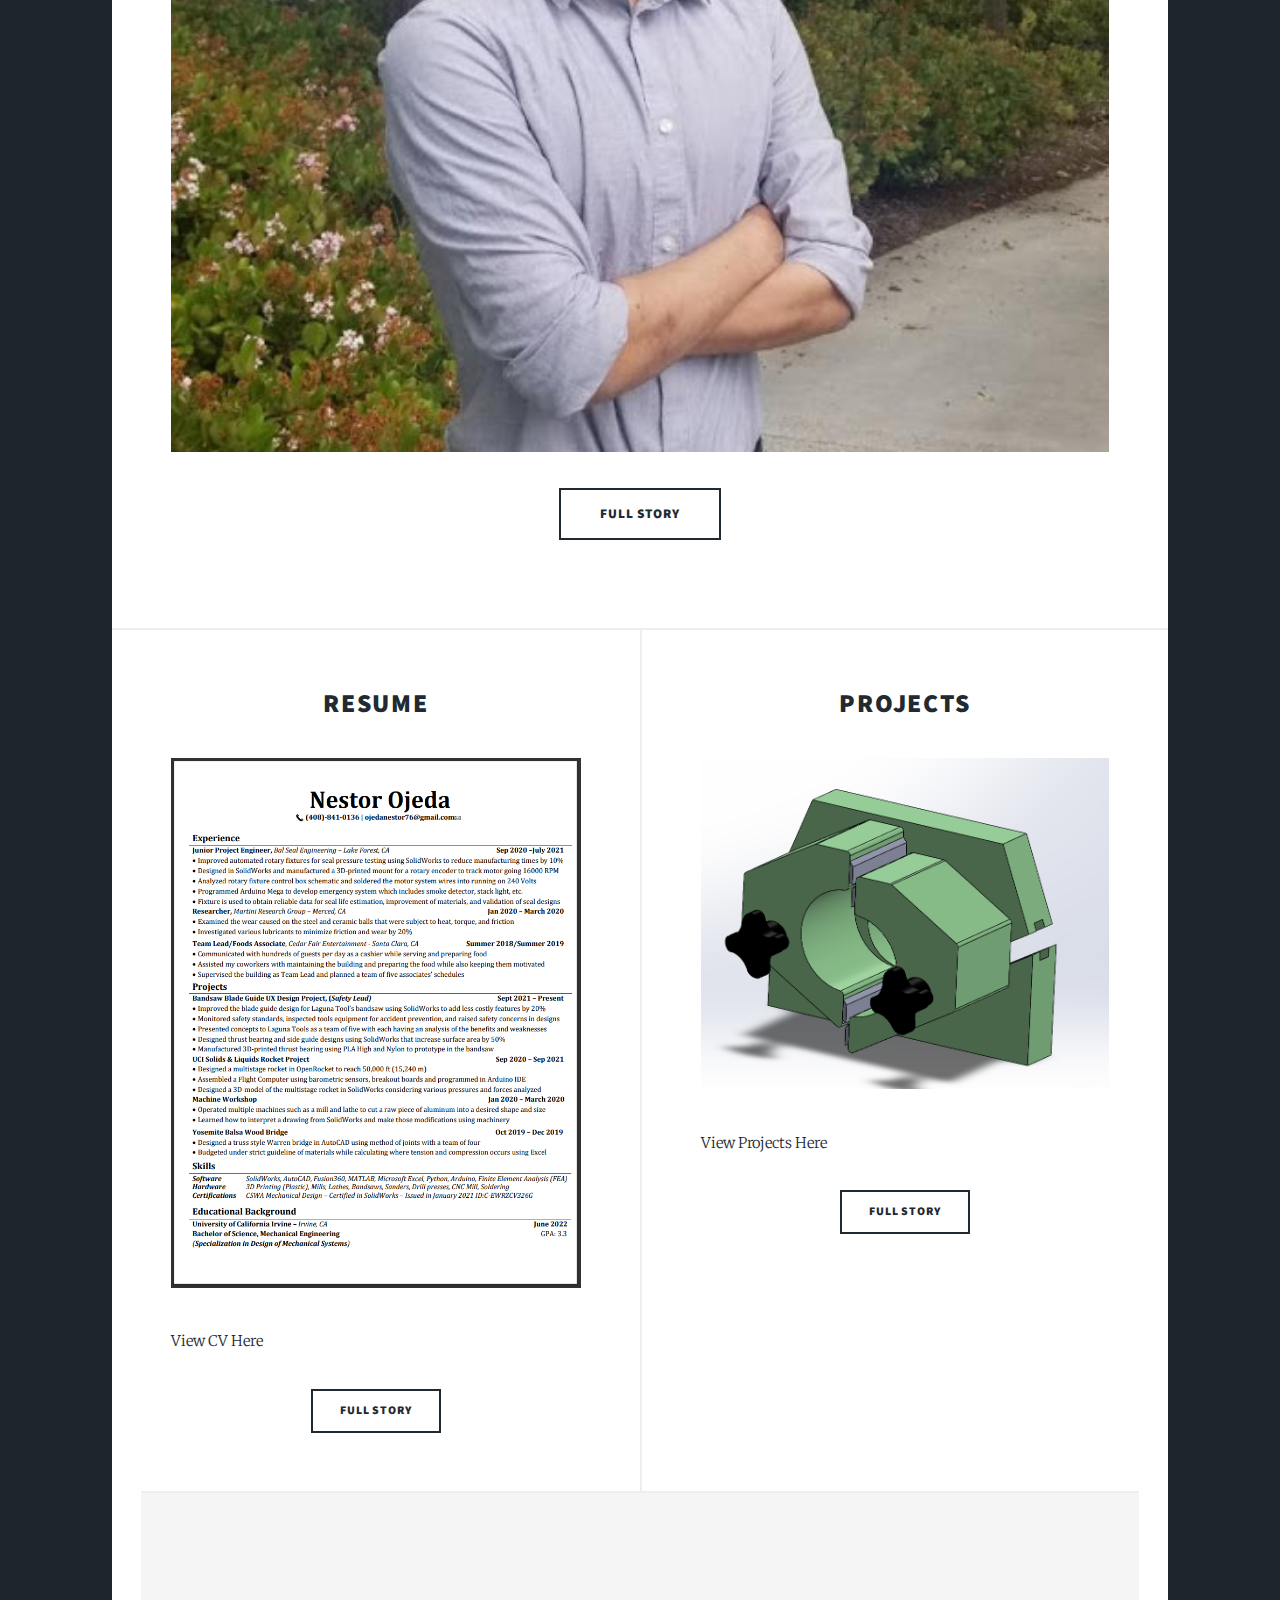
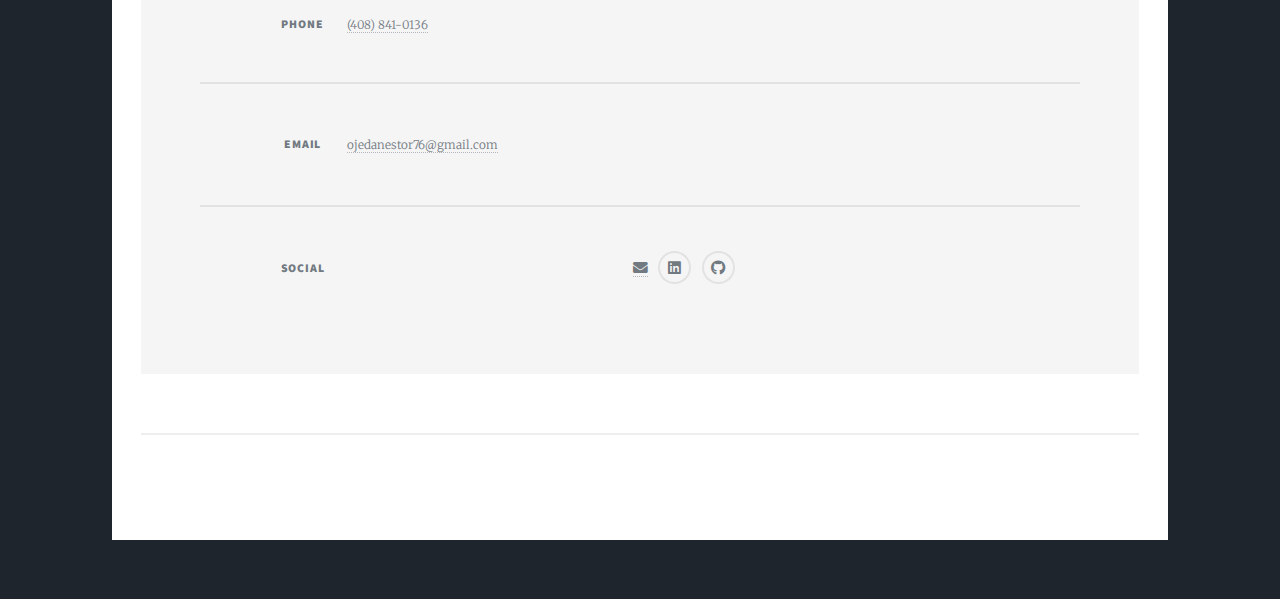
<file: Home.html>
<!DOCTYPE HTML>
<html>
	<head>
		<title>Nestor Ojeda Portfolio</title>
		<link rel="shortcut icon" href="images/hexagon.PNG" type="image/png">
		<meta charset="utf-8" />
		<meta name="viewport" content="width=device-width, initial-scale=1, user-scalable=no" />
		<link rel="stylesheet" href="assets/css/main.css" />
		<noscript><link rel="stylesheet" href="assets/css/noscript.css" /></noscript>
	</head>
	<body class="is-preload">

		<!-- Wrapper -->
			<div id="wrapper" class="fade-in">
					<div id="intro">
						<h1>Nestor Ojeda</h1>
						<p><b>Senior</b> at the University of California, Irvine <br />
						Bachelor of Science in <b>Mechanical Engineering</b> (Specialization in Design of Mechanical Systems) <br />
						Current <b>Safety Lead</b> for Bandsaw Blade UX Design Project for Laguna Tools <br />
						Former <b>Junior Project Engineer</b> at Bal Seal Engineering <br /> <a href="https://html5up.net/license"></a></p>
						<ul class="actions">
							<li><a href="#header" class="button icon solid solo fa-arrow-down scrolly">Continue</a></li>
						</ul>
					</div>
				<!-- Header -->
					<header id="header">
						<a href="Home.html" class="logo">View CV</a>
					</header>

				<!-- Nav -->
					<nav id="nav">
						<ul class="links">
							<li class="active"><a href="Home.html">Home</a></li>
							<li><a href="generic.html">Resume</a></li>
							<li><a href="Projects.html">Projects</a></li>
						</ul>
						<ul class="icons">
							<li><a href="mailto: ojedanestor76@gmail.com" class="fas fa-envelope"><span class="label"></span>Send Email</a></li>
							<li><a href="https://www.linkedin.com/in/nestor-ojeda/" class="icon brands fa-linkedin"><span class="label">Linkedin</span></a></li>
							<li><a href="https://github.com/NestorOj" class="icon brands fa-github"><span class="label">GitHub</span></a></li>
						</ul>
					</nav>

				<!-- Main -->
					<div id="main">

						<!-- Featured Post -->
							<article class="post featured">
								<header class="major">
									<h2><a href="#">About Me</h2>
									<p>Hello</p>
								</header>
								<a href="#" class="image fit"><img src="images/Profile.PNG" alt="" /></a>
								<ul class="actions special">
									<li><a href="#" class="button large">Full Story</a></li>
								</ul>
							</article>

						<!-- Posts -->
							<section class="posts">
								<article>
									<header>
										<h2><a href="#">Resume</h2>
									</header>
									<a href="#" class="image fit"><img src="images/Resume%20Picture.PNG" alt="" /></a>
									<p>View CV Here</p>
									<ul class="actions special">
										<li><a href="#" class="button">Full Story</a></li>
									</ul>
								</article>
								<article>
									<header>
										<h2><a href="#">Projects</h2>
									</header>
									<a href="#" class="image fit"><img src="images/CAD.PNG" alt="" /></a>
									<p>View Projects Here</p>
									<ul class="actions special">
										<li><a href="#" class="button">Full Story</a></li>
									</ul>
								</article>
							</section>
				<!-- Footer -->
					<footer id="footer">
						<section class="split contact">
							<section>
								<h3>Phone</h3>
								<p><a href="#">(408) 841-0136</a></p>
							</section>
							<section>
								<h3>Email</h3>
								<p><a href="#">ojedanestor76@gmail.com</a></p>
							</section>
							<section>
								<h3>Social</h3>
								<ul class="icons alt">
									<li><a href="mailto:ojedanestor76@gmail.com" class="fas fa-envelope"><span class="label"></span></a></li>
									<li><a href="https://www.linkedin.com/in/nestor-ojeda/" class="icon brands alt fa-linkedin"><span class="label">Instagram</span></a></li>
									<li><a href="https://github.com/NestorOj" class="icon brands alt fa-github"><span class="label">GitHub</span></a></li>
								</ul>
							</section>
						</section>
					</footer>

				<!-- Copyright -->
					<div id="copyright">
						<ul><li>&copy; Untitled</li><li>Design: <a href="https://html5up.net">HTML5 UP</a></li></ul>
					</div>

			</div>

		<!-- Scripts -->
			<script src="assets/js/jquery.min.js"></script>
			<script src="assets/js/jquery.scrollex.min.js"></script>
			<script src="assets/js/jquery.scrolly.min.js"></script>
			<script src="assets/js/browser.min.js"></script>
			<script src="assets/js/breakpoints.min.js"></script>
			<script src="assets/js/util.js"></script>
			<script src="assets/js/main.js"></script>

	</body>
</html>
</file>
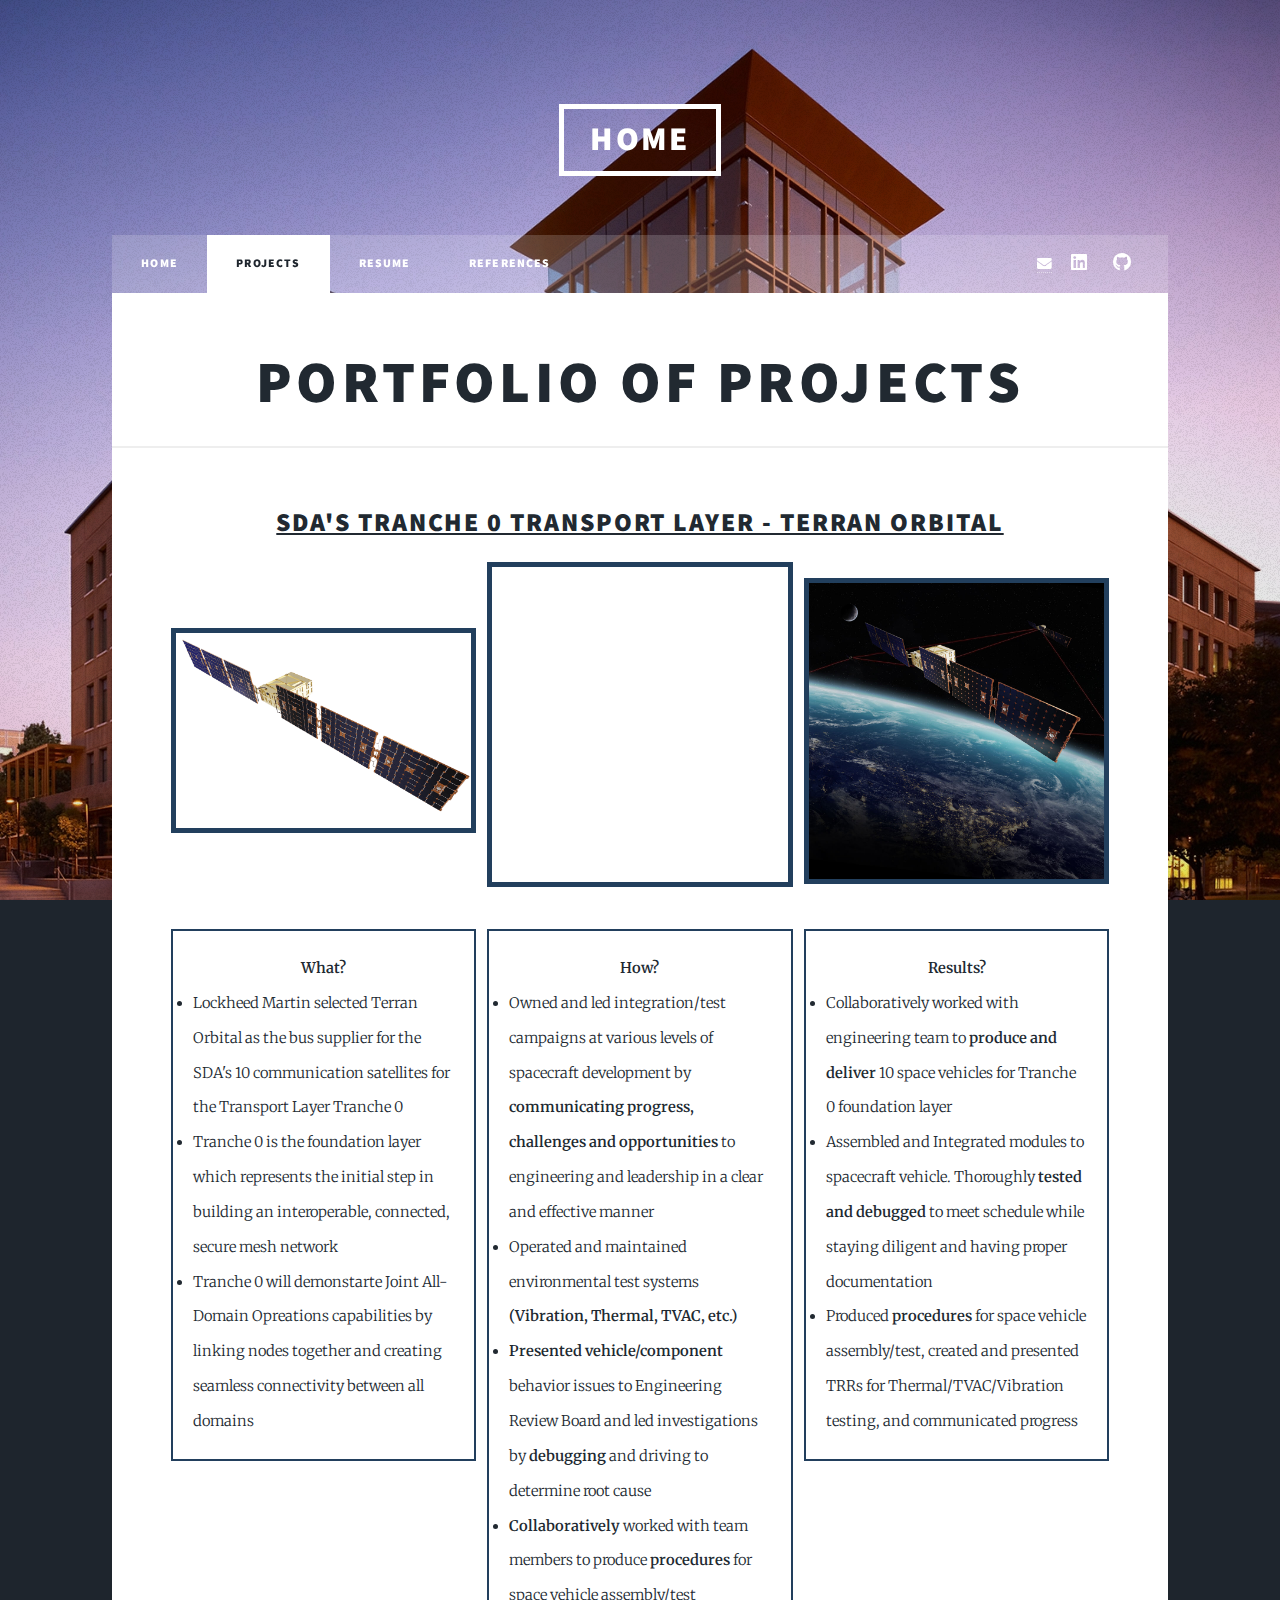
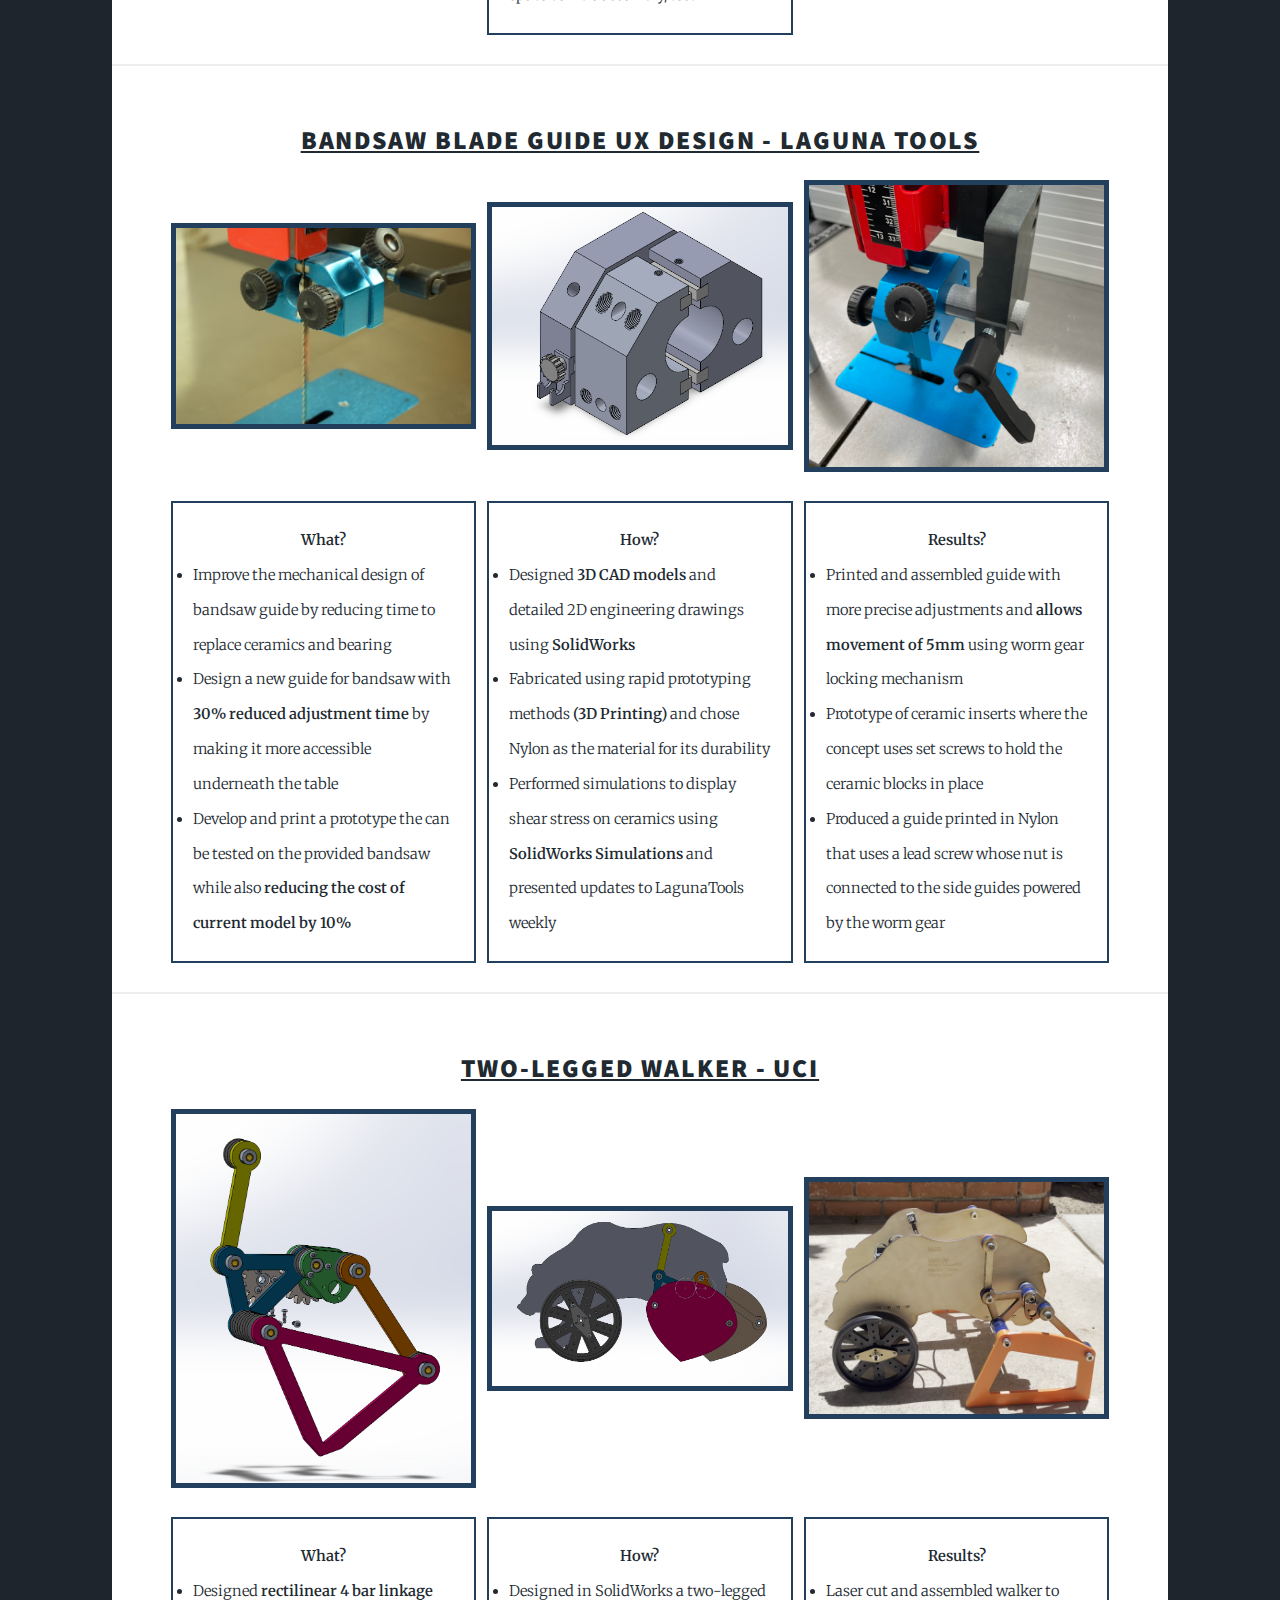
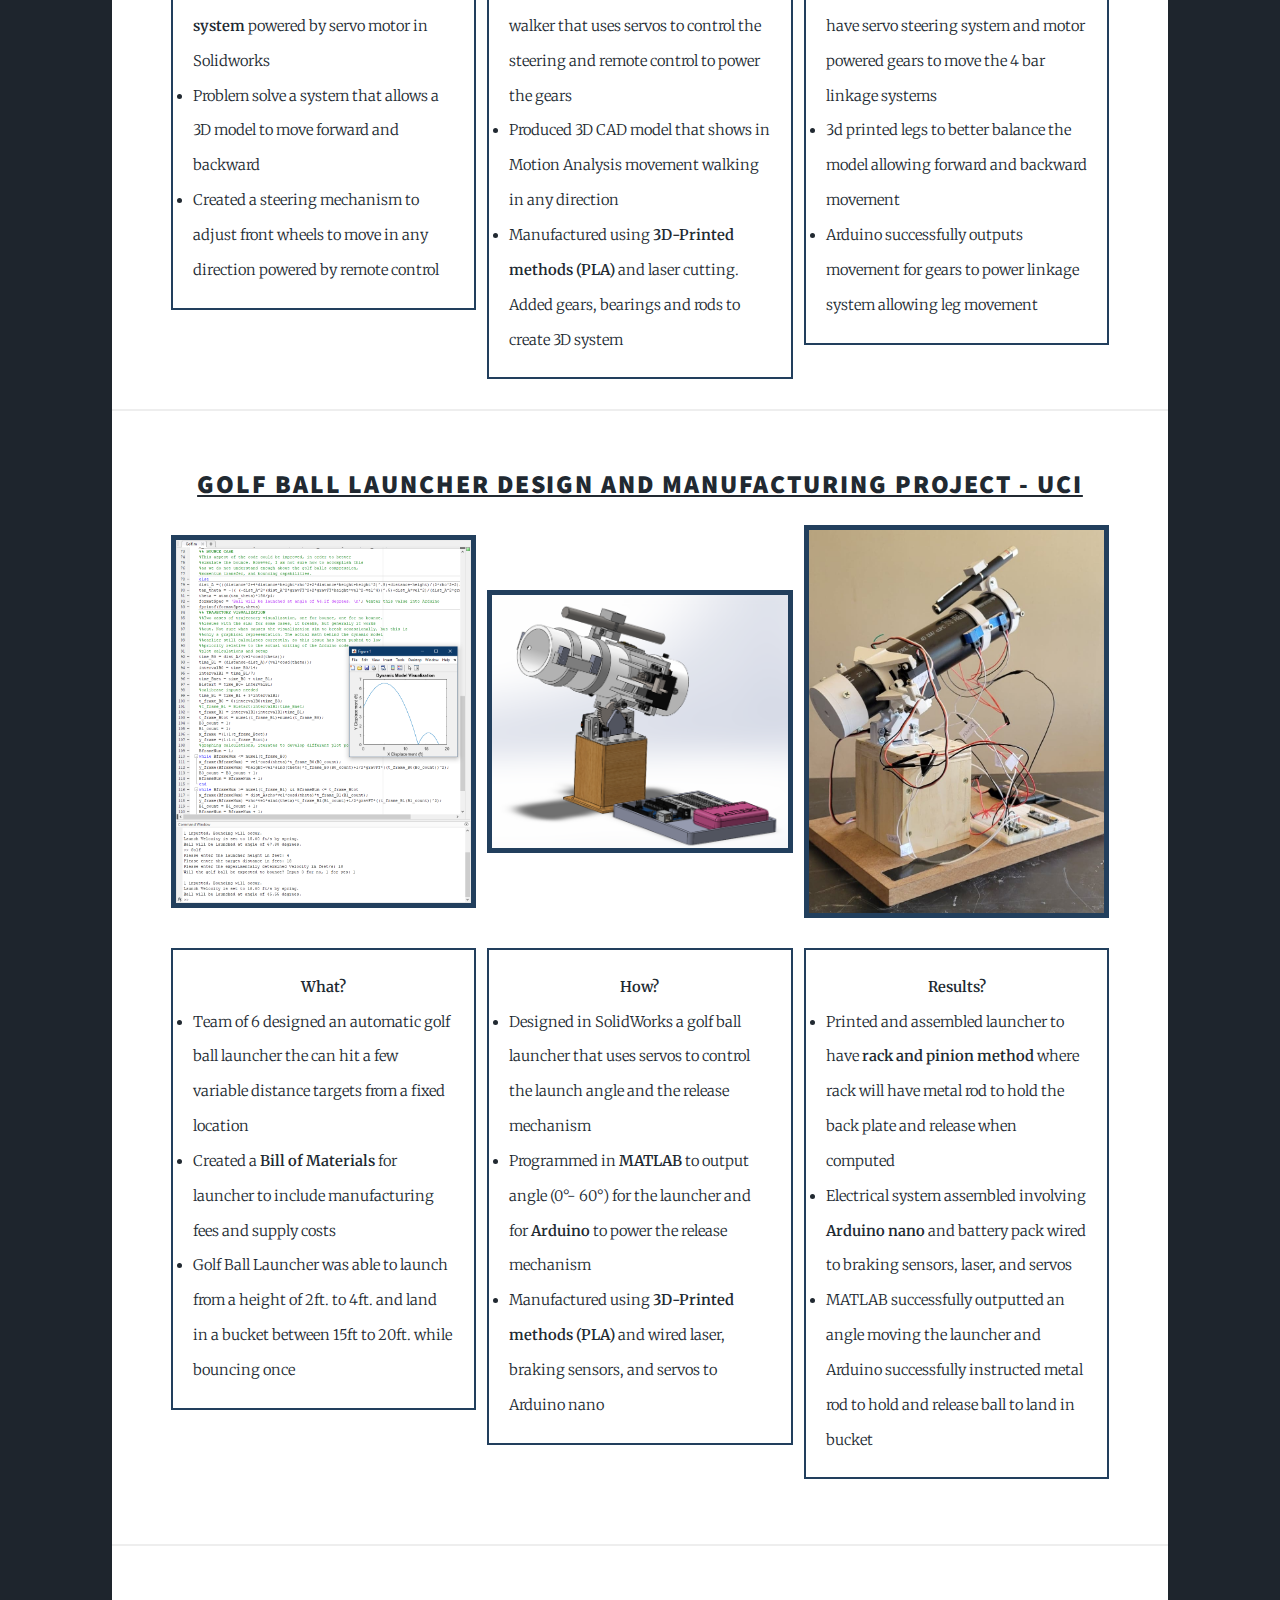
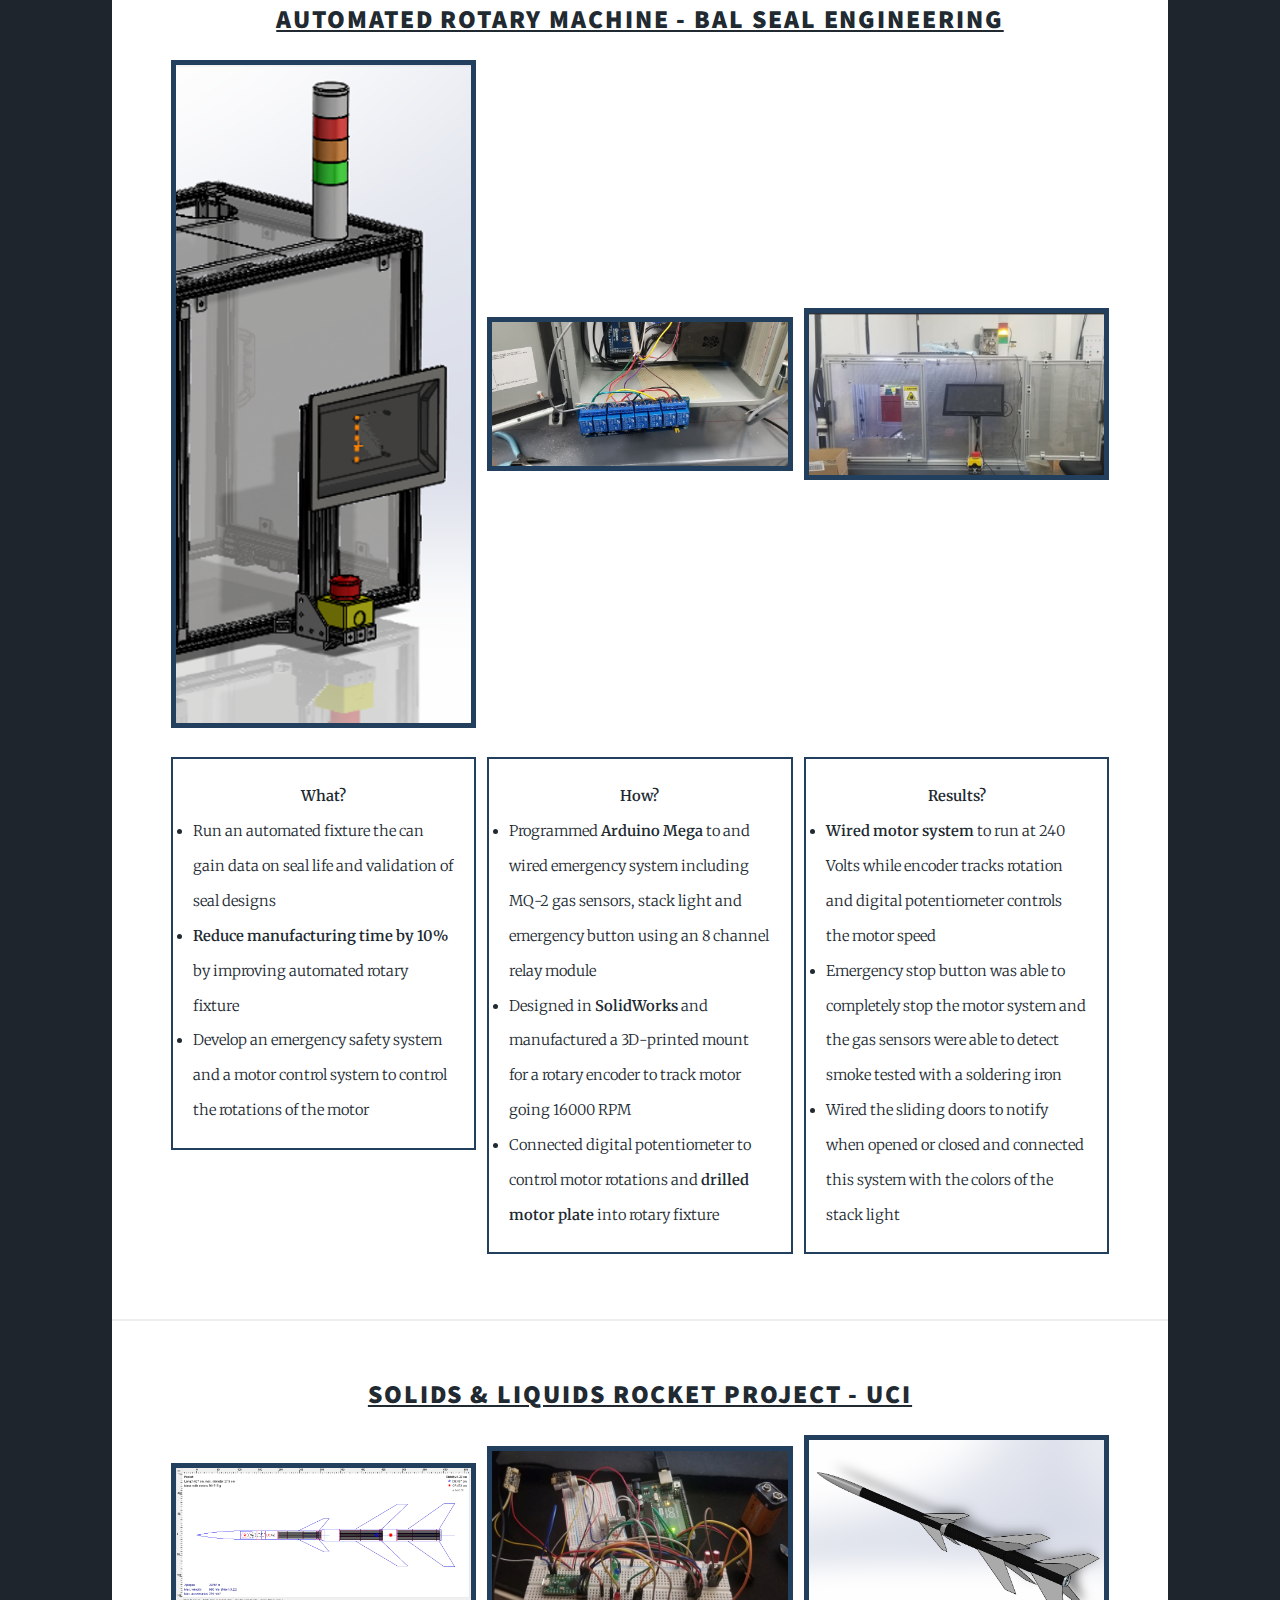
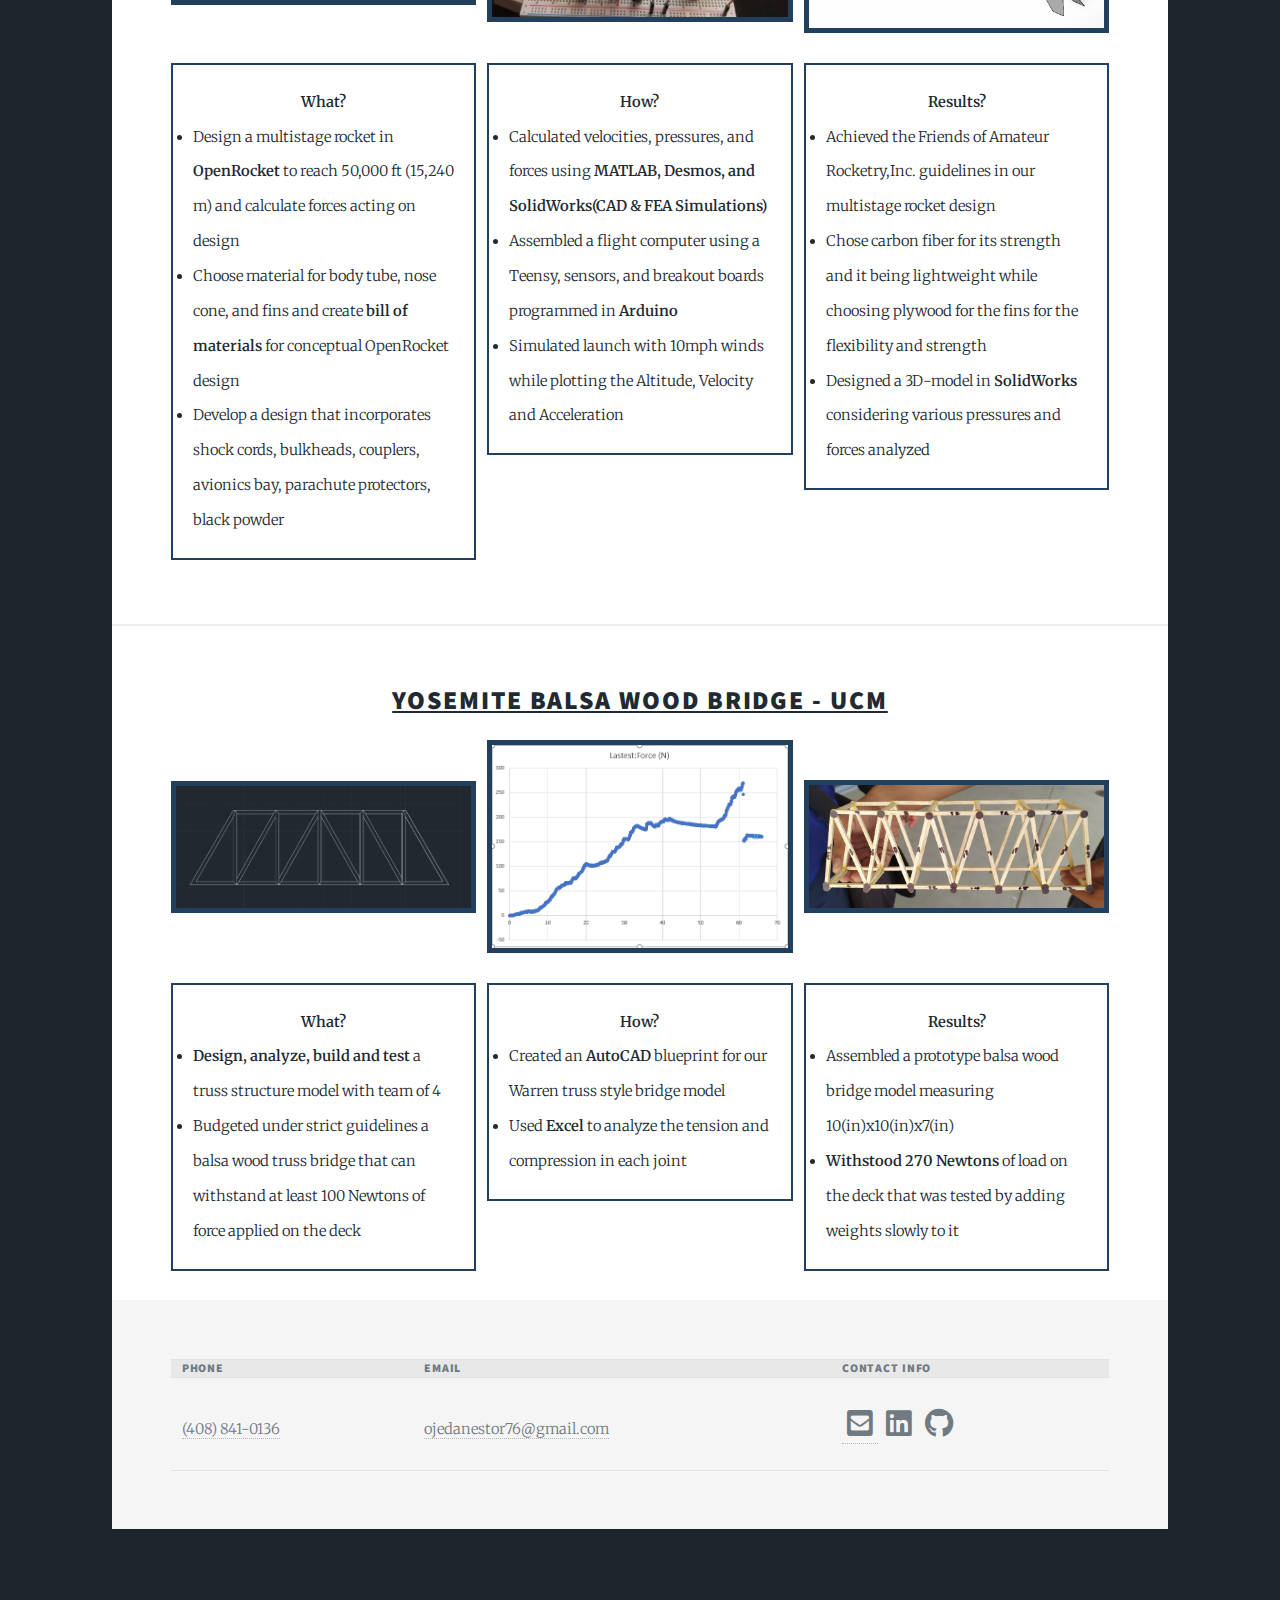
<file: Projects.html>
<!DOCTYPE HTML>
<!--
	Massively by HTML5 UP
	html5up.net | @ajlkn
	Free for personal and commercial use under the CCA 3.0 license (html5up.net/license)
-->
<html>
	<head>
		<title>Nestor Ojeda Portfolio</title>
		<link rel="shortcut icon" href="images/hexagon.PNG" type="image/png">
		<meta charset="utf-8" />
		<meta name="viewport" content="width=device-width, initial-scale=1, user-scalable=no" />
		<link rel="stylesheet" href="assets/css/main.css" />
		<noscript><link rel="stylesheet" href="assets/css/noscript.css" /></noscript>
		<style>
			::-webkit-scrollbar {
				width: 10px;
			}
			
			::-webkit-scrollbar-track {
				border-radius: 5px;
				box-shadow:insert 0 0 10px rgba(0, 0, 0, 0.25);
			}
			
			::-webkit-scrollbar-thumb {
				border-radius:5px;
				background-color:#009578;
			}
			
			::-webkit-scrollbar-thumb:hover {
				background-color:#6dcdb1
			}
			
		</style>	
	</head>
	<style>
		.boxed {
 	 	  border: 2px solid #223F5D ;
		  padding: 20px;
		}
	</style>
	<body class="is-preload">

		<!-- Wrapper -->
			<div id="wrapper">

				<!-- Header -->
					<header id="header">
						<a href="index.html" class="logo">Home</a>
					</header>

				<!-- Nav -->
					<nav id="nav">
						<ul class="links">
							<li><a href="index.html">Home</a></li>
							<li class="active"><a href="Projects.html">Projects</a></li>
							<li><a href="Resume.html">Resume</a></li>
							<li><a href="reference.html">References</a></li>
						</ul>
						<ul class="icons">
							<li><a href="mailto: ojedanestor76@gmail.com" class="fas fa-envelope" target="_blank"><span class="label"></span></a></li>
							<li><a href="https://www.linkedin.com/in/nestor-ojeda/" class="icon brands fa-linkedin" target="_blank"><span class="label">LinkedIn</span></a></li>
							<li><a href="https://github.com/NestorOj" class="icon brands fa-github" target="_blank"><span class="label">GitHub</span></a></li>
						</ul>
					</nav>

				<!-- Main -->
					<div id="main">

						<!-- Post -->
							
							
								<header class="major">
									<h1>Portfolio of Projects</h1>
								</header>
								<style>
									
								img {
 								 border: 5px solid #223F5D;
								}
								</style>
								<div class="box alt">
									<h2><u><center>SDA's Tranche 0 Transport Layer - Terran Orbital</center></u></h2><link rel="shortcut icon" href="images/hexagon.PNG" type="image/png">
									<div class="box alt">
										<div class="row gtr-50 gtr-uniform">
											<div class="col-4" style="display: flex; align-items: center"><span class="image fit">
											<img src="images/Tranche-0-homepage.png">
											</span></div>
											<div class="col-4" style="display: flex; align-items: center"><span class="image fit">
											  <iframe width ="100%" height="325"; style= "border: 5px solid #223F5D;"
   												 src="https://www.linkedin.com/embed/feed/update/urn:li:share:7011812875480481792"
   												 frameborder="0" allowfullscreen="" title="Embedded post"> style="position:absolute; top:0; left: 0">
 											  </iframe>
											</span></div>
											<div class="col-4" style="display: flex; align-items: center"><span class="image fit">
											<img src="images/0133_TO_Tranche_0_Graphic_1.jpg">
											</span></div>
										</div>
										<div class="row gtr-50 gtr-uniform">
											<div class="col-4"><span class="image fit"><p>
												<div class="boxed">
													</span><center><b>What?</b></center>
													<li>Lockheed Martin selected Terran Orbital as the bus supplier for the SDA's 10 communication satellites for the Transport Layer Tranche 0</li>
													<li>Tranche 0 is the foundation layer which represents the initial step in building an interoperable, connected, secure mesh network</li>
													<li>Tranche 0 will demonstarte Joint All-Domain Opreations capabilities by linking nodes together and creating seamless connectivity between all domains</li></figcaption></div>
												</div>
											<div class="col-4"><span class="image fit"><p>
												<div class="boxed">
													</span><center><b>How?</b></center>
													<li>Owned and led integration/test campaigns at various levels of spacecraft development by <b>communicating progress, challenges and opportunities</b> to engineering and leadership in a clear and effective manner</li>
													<li>Operated and maintained environmental test systems <b>(Vibration, Thermal, TVAC, etc.)</b></li>
													<li><b>Presented vehicle/component</b> behavior issues to Engineering Review Board and led investigations by <b>debugging</b> and driving to determine root cause</b></li>
													<li><b>Collaboratively</b> worked with team members to produce <b>procedures</b> for space vehicle assembly/test</li></figcaption></div>
												</div>
											<div class="col-4"><span class="image fit"><p>
												<div class="boxed">
													</span><center><b>Results?</b></center>
													<li>Collaboratively worked with engineering team to <b>produce and deliver</b> 10 space vehicles for Tranche 0 foundation layer</li>
													<li>Assembled and Integrated modules to spacecraft vehicle. Thoroughly <b>tested and debugged</b> to meet schedule while staying diligent and having proper documentation</li>
													<li>Produced <b>procedures</b> for space vehicle assembly/test, created and presented TRRs for Thermal/TVAC/Vibration testing, and communicated progress</li></figcaption></div>
												</div>
										</div>
									</div> 
								</div>
								<div class="box alt">
									<h2><u><center>Bandsaw Blade Guide UX Design - Laguna Tools</center></u></h2><link rel="shortcut icon" href="images/hexagon.PNG" type="image/png">
									<div class="box alt">
										<div class="row gtr-50 gtr-uniform">
											<div class="col-4" style="display: flex; align-items: center"><span class="image fit">
											<img src="images/BandsawWhat1.jpg">
											</span></div>
											<div class="col-4" style="display: flex; align-items: center"><span class="image fit">
											<img src="images/BandsawHow.png">
											</span></div>
											<div class="col-4" style="display: flex; align-items: center"><span class="image fit">
											<img src="images/BandsawResults1.png">
											</span></div>
										</div>
										<div class="row gtr-50 gtr-uniform">
											<div class="col-4"><span class="image fit"><p>
												<div class="boxed">
													</span><center><b>What?</b></center>
													<li>Improve the mechanical design of bandsaw guide by reducing time to replace ceramics and bearing</li>
													<li>Design a new guide for bandsaw with <b>30% reduced adjustment time</b> by making it more accessible underneath the table</li>
													<li>Develop and print a prototype the can be tested on the provided bandsaw while also <b>reducing the cost of current model by 10%</b></li></figcaption></div>
												</div>
											<div class="col-4"><span class="image fit"><p>
												<div class="boxed">
													</span><center><b>How?</b></center>
													<li>Designed <b>3D CAD models</b> and detailed 2D engineering drawings using <b>SolidWorks</b></li>
													<li>Fabricated using rapid prototyping methods <b>(3D Printing)</b> and chose Nylon as the material for its durability</li>
													<li>Performed simulations to display shear stress on ceramics using <b>SolidWorks Simulations</b> and presented updates to LagunaTools weekly</li></figcaption></div>
												</div>
											<div class="col-4"><span class="image fit"><p>
												<div class="boxed">
													</span><center><b>Results?</b></center>
													<li>Printed and assembled guide with more precise adjustments and <b>allows movement of 5mm</b> using worm gear locking mechanism</li>
													<li>Prototype of ceramic inserts where the concept uses set screws to hold the ceramic blocks in place</li>
													<li>Produced a guide printed in Nylon that uses a lead screw whose nut is connected to the side guides powered by the worm gear</li></figcaption></div>
												</div>
										</div>
									</div> 
								</div>
								<!-- Break -->
								<div class="box alt">
									<h2><u><center>Two-Legged Walker - UCI</center></u></h2>
									<div class="box alt">
										<div class="row gtr-50 gtr-uniform">
											<div class="col-4" style="display: flex; align-items: center"><span class="image fit">
											<img src="images/IgorWhat.PNG">
											</span></div>
											<div class="col-4" style="display: flex; align-items: center"><span class="image fit">
											<img src="images/IgorHow.PNG">
											</span></div>
											<div class="col-4" style="display: flex; align-items: center"><span class="image fit">
											<img src="images/IgorResults.PNG">
											</span></div>
										</div>
										<div class="row gtr-50 gtr-uniform">
											<div class="col-4"><span class="image fit"><p>
												<div class="boxed">
													</span><center><b>What?</b></center>
													<li>Designed <b>rectilinear 4 bar linkage system</b>  powered by servo motor in Solidworks</li>
													<li>Problem solve a system that allows a 3D model to move forward and backward</li>
													<li>Created a steering mechanism to adjust front wheels to move in any direction powered by remote control</li></figcaption></div>
												</div>
											<div class="col-4"><span class="image fit"><p>
												<div class="boxed">
													</span><center><b>How?</b></center>
													<li>Designed in SolidWorks a two-legged walker that uses servos to control the steering and remote control to power the gears</li>
													<li>Produced 3D CAD model that shows in Motion Analysis movement walking in any direction </li>
													<li>Manufactured using <b>3D-Printed methods (PLA)</b> and laser cutting. Added gears, bearings and rods to create 3D system</li></figcaption></div>
												</div>
											<div class="col-4"><span class="image fit"><p>
												<div class="boxed">
													</span><center><b>Results?</b></center>
													<li>Laser cut and assembled walker to have servo steering system and motor powered gears to move the 4 bar linkage systems</li>
													<li>3d printed legs to better balance the model allowing forward and backward movement</li>
													<li>Arduino successfully outputs movement for gears to power linkage system allowing leg movement</li></figcaption></div>
												</div>
										</div>
									</div> 
								</div>
								<!-- Break -->
								<div class="box alt">
									<h2><u><center>Golf Ball Launcher Design and Manufacturing Project - UCI</center></u></h2>
									<div class="box alt">
										<div class="row gtr-50 gtr-uniform">
											<div class="col-4" style="display: flex; align-items: center"><span class="image fit">
											<img src="images/GolfWhat.PNG">
											</span></div>
											<div class="col-4" style="display: flex; align-items: center"><span class="image fit">
											<img src="images/GolfHow.PNG">
											</span></div>
											<div class="col-4" style="display: flex; align-items: center"><span class="image fit">
											<img src="images/GolfResults.jpg">
											</span></div>
										</div>
										<div class="row gtr-50 gtr-uniform">
											<div class="col-4"><span class="image fit"><p>
												<div class="boxed">
													</span><center><b>What?</b></center>
													<li>Team of 6 designed an automatic golf ball launcher the can hit a few variable distance targets from a fixed location</li>
													<li>Created a <b>Bill of Materials</b> for launcher to include manufacturing fees and supply costs</li>
													<li>Golf Ball Launcher was able to launch from a height of 2ft. to 4ft. and land in a bucket between 15ft to 20ft. while bouncing once</li></figcaption></div>
												</div>
											<div class="col-4"><span class="image fit"><p>
												<div class="boxed">
													</span><center><b>How?</b></center>
													<li>Designed in SolidWorks a golf ball launcher that uses servos to control the launch angle and the release mechanism</li>
													<li>Programmed in <b>MATLAB</b> to output angle (0°- 60°) for the launcher and for <b>Arduino</b> to power the release mechanism</li>
													<li>Manufactured using <b>3D-Printed methods (PLA)</b> and wired laser, braking sensors, and servos to Arduino nano</li></figcaption></div>
												</div>
											<div class="col-4"><span class="image fit"><p>
												<div class="boxed">
													</span><center><b>Results?</b></center>
													<li>Printed and assembled launcher to have <b>rack and pinion method</b> where rack will have metal rod to hold the back plate and release when computed</li>
													<li>Electrical system assembled involving <b>Arduino nano</b> and battery pack wired to braking sensors, laser, and servos</li>
													<li>MATLAB successfully outputted an angle moving the launcher and Arduino successfully instructed metal rod to hold and release ball to land in bucket</li></figcaption></div>
												</div>
										</div>
									</div> 
								</div>
								
								<!-- Break -->
								<br /><div class="box alt">
									<h2><u><center>Automated Rotary Machine - Bal Seal Engineering</center></u></h2>
									<div class="box alt">
										<div class="row gtr-50 gtr-uniform">
											<div class="col-4" style="display: flex; align-items: center"><span class="image fit">
											<img src="images/BalSealWhat.PNG">
											</span></div>
											<div class="col-4" style="display: flex; align-items: center"><span class="image fit">
											<img src="images/BalSealHow.jpg">
											</span></div>
											<div class="col-4" style="display: flex; align-items: center"><span class="image fit">
											<img src="images/BalSealResults.PNG">
											</span></div>
										</div>
										<div class="row gtr-50 gtr-uniform">
											<div class="col-4"><span class="image fit"><p>
												<div class="boxed">
													</span><center><b>What?</b></center>
													<li>Run an automated fixture the can gain data on seal life and validation of seal designs</li>
													<li><b>Reduce manufacturing time by 10%</b> by improving automated rotary fixture</li>
													<li>Develop an emergency safety system and a motor control system to control the rotations of the motor</li></figcaption></div>
												</div>
											<div class="col-4"><span class="image fit"><p>
												<div class="boxed">
													</span><center><b>How?</b></center>
													<li>Programmed <b>Arduino Mega</b> to and wired emergency system including MQ-2 gas sensors, stack light and emergency button using an 8 channel relay module</li>
													<li>Designed in <b>SolidWorks</b> and manufactured a 3D-printed mount for a rotary encoder to track motor going 16000 RPM</li>
													<li>Connected digital potentiometer to control motor rotations and <b>drilled motor plate</b> into rotary fixture</li></figcaption></div>
												</div>
											<div class="col-4"><span class="image fit"><p>
												<div class="boxed">
													</span><center><b>Results?</b></center>
													<li><b>Wired motor system</b> to run at 240 Volts while encoder tracks rotation and digital potentiometer controls the motor speed</li>
													<li>Emergency stop button was able to completely stop the motor system and the gas sensors were able to detect smoke tested with a soldering iron</li>
													<li>Wired the sliding doors to notify when opened or closed and connected this system with the colors of the stack light</li></figcaption></div>
												</div>
										</div>
									</div>
								
								</div>
								<!-- Break -->
							
								<br /><div class="box alt">
									<h2><u><center>Solids & Liquids Rocket Project - UCI</center></u></h2>
									<div class="box alt">
										<div class="row gtr-50 gtr-uniform">
											<div class="col-4" style="display: flex; align-items: center"><span class="image fit">
											<img src="images/RocketWhat.PNG">
											</span></div>
											<div class="col-4" style="display: flex; align-items: center"><span class="image fit">
											<img src="images/RocketHow.jpg">
											</span></div>
											<div class="col-4" style="display: flex; align-items: center"><span class="image fit">
											<img src="images/RocketResults.PNG">
											</span></div>
										</div>
										<div class="row gtr-50 gtr-uniform">
											<div class="col-4"><span class="image fit"><p>
												<div class="boxed">
													</span><center><b>What?</b></center>
													<li>Design a multistage rocket in <b>OpenRocket</b> to reach 50,000 ft (15,240 m) and calculate forces acting on design</li>
													<li>Choose material for body tube, nose cone, and fins and create <b>bill of materials</b> for conceptual OpenRocket design</li>
													<li>Develop a design that incorporates shock cords, bulkheads, couplers, avionics bay, parachute protectors, black powder</li></figcaption></div>
												</div>
											<div class="col-4"><span class="image fit"><p>
												<div class="boxed">
													</span><center><b>How?</b></center>
													<li>Calculated velocities, pressures, and forces using <b>MATLAB, Desmos, and SolidWorks(CAD & FEA Simulations)</b></li>
													<li>Assembled a flight computer using a Teensy, sensors, and breakout boards programmed in <b>Arduino</b></li>
													<li>Simulated launch with 10mph winds while plotting the Altitude, Velocity and Acceleration </li></figcaption></div>
												</div>
											<div class="col-4"><span class="image fit"><p>
												<div class="boxed">
													</span><center><b>Results?</b></center>
													<li>Achieved the Friends of Amateur Rocketry,Inc. guidelines in our multistage rocket design</li>
													<li>Chose carbon fiber for its strength and it being lightweight while choosing plywood for the fins for the flexibility and strength</li>
													<li>Designed a 3D-model in <b>SolidWorks</b> considering various pressures and forces analyzed</li></figcaption></div>
												</div>
										</div>
									</div>
								</div>
								<!-- Break -->
								<br /><div class="box alt">	
									<h2><u><center>Yosemite Balsa Wood Bridge - UCM</center></u></h2>
									<div class="box alt">
										<div class="row gtr-50 gtr-uniform">
											<div class="col-4" style="display: flex; align-items: center"><span class="image fit">
											<img src="images/BalsaWhat.png">
											</span></div>
											<div class="col-4" style="display: flex; align-items: center"><span class="image fit">
											<img src="images/BalsaHow.png">
											</span></div>
											<div class="col-4" style="display: flex; align-items: center"><span class="image fit">
											<img src="images/BalsaResults.jpg">
											</span></div>
										</div>
										<div class="row gtr-50 gtr-uniform">
											<div class="col-4"><span class="image fit"><p>
												<div class="boxed">
													</span><center><b>What?</b></center>
													<li><b>Design, analyze, build and test</b> a truss structure model with team of 4 </li>
													<li>Budgeted under strict guidelines a balsa wood truss bridge that can withstand at least 100 Newtons of force applied on the deck</li></figcaption></div>
												</div>
											<div class="col-4"><span class="image fit"><p>
												<div class="boxed">
													</span><center><b>How?</b></center>
													<li>Created an <b>AutoCAD</b> blueprint for our Warren truss style bridge model</li>
													<li>Used <b>Excel</b> to analyze the tension and compression in each joint</li></figcaption></div>
												</div>
											<div class="col-4"><span class="image fit"><p>
												<div class="boxed">
													</span><center><b>Results?</b></center>
													<li>Assembled a prototype balsa wood bridge model measuring 10(in)x10(in)x7(in)</li>
													<li><b>Withstood 270 Newtons</b> of load on the deck that was tested by adding weights slowly to it</li></figcaption></div>
												</div>
										</div>
									</div>
									</div>						
					</div>

				<!-- Footer -->
                    <footer id="footer">
						<section>
						<section class="split contact">
                            <table>
                                <tr>
                                    <th style="vertical-align: middle; padding: 0 0 0 11px">Phone</th>
                                    <th style="vertical-align: middle; padding: 0 0 0 11px">Email</th>
                                    <th style="vertical-align: middle; padding: 0 0 0 11px">Contact Info</th>
                                </tr>
                                <tr>
                                    <td> <a href="tel:408841013">(408) 841-0136</a></td>
                                    <td><a href="mailto:ojedanestor76@gmail.com" target="_blank">ojedanestor76@gmail.com</a></td>
                                    <td>
                                        <a style="padding: 5px" href="mailto: ojedanestor76@gmail.com" class="fas fa-envelope-square fa-2x" target="_blank"><span class="label"></span></a>
                                        <a style="padding: 5px" href="https://www.linkedin.com/in/nestor-ojeda/" class="icon brands alt fa-linkedin fa-2x" target="_blank"><span class="label">LinkedIn</span></a>
                                        <a style="padding: 5px" href="https://github.com/NestorOj" class="icon brands alt fa-github fa-2x" target="_blank"><span class="label">GitHub</span></a>
                                    </td>
                                </tr>
                            </table>
						</section>
					</footer>
																		<!-- Copyright -->
					<div id="copyright">
						<ul><li></li><li></li></ul>
					</div>

			</div>

		<!-- Scripts -->
			<script src="assets/js/jquery.min.js"></script>
			<script src="assets/js/jquery.scrollex.min.js"></script>
			<script src="assets/js/jquery.scrolly.min.js"></script>
			<script src="assets/js/browser.min.js"></script>
			<script src="assets/js/breakpoints.min.js"></script>
			<script src="assets/js/util.js"></script>
			<script src="assets/js/main.js"></script>

	</body>
</html>
</file>
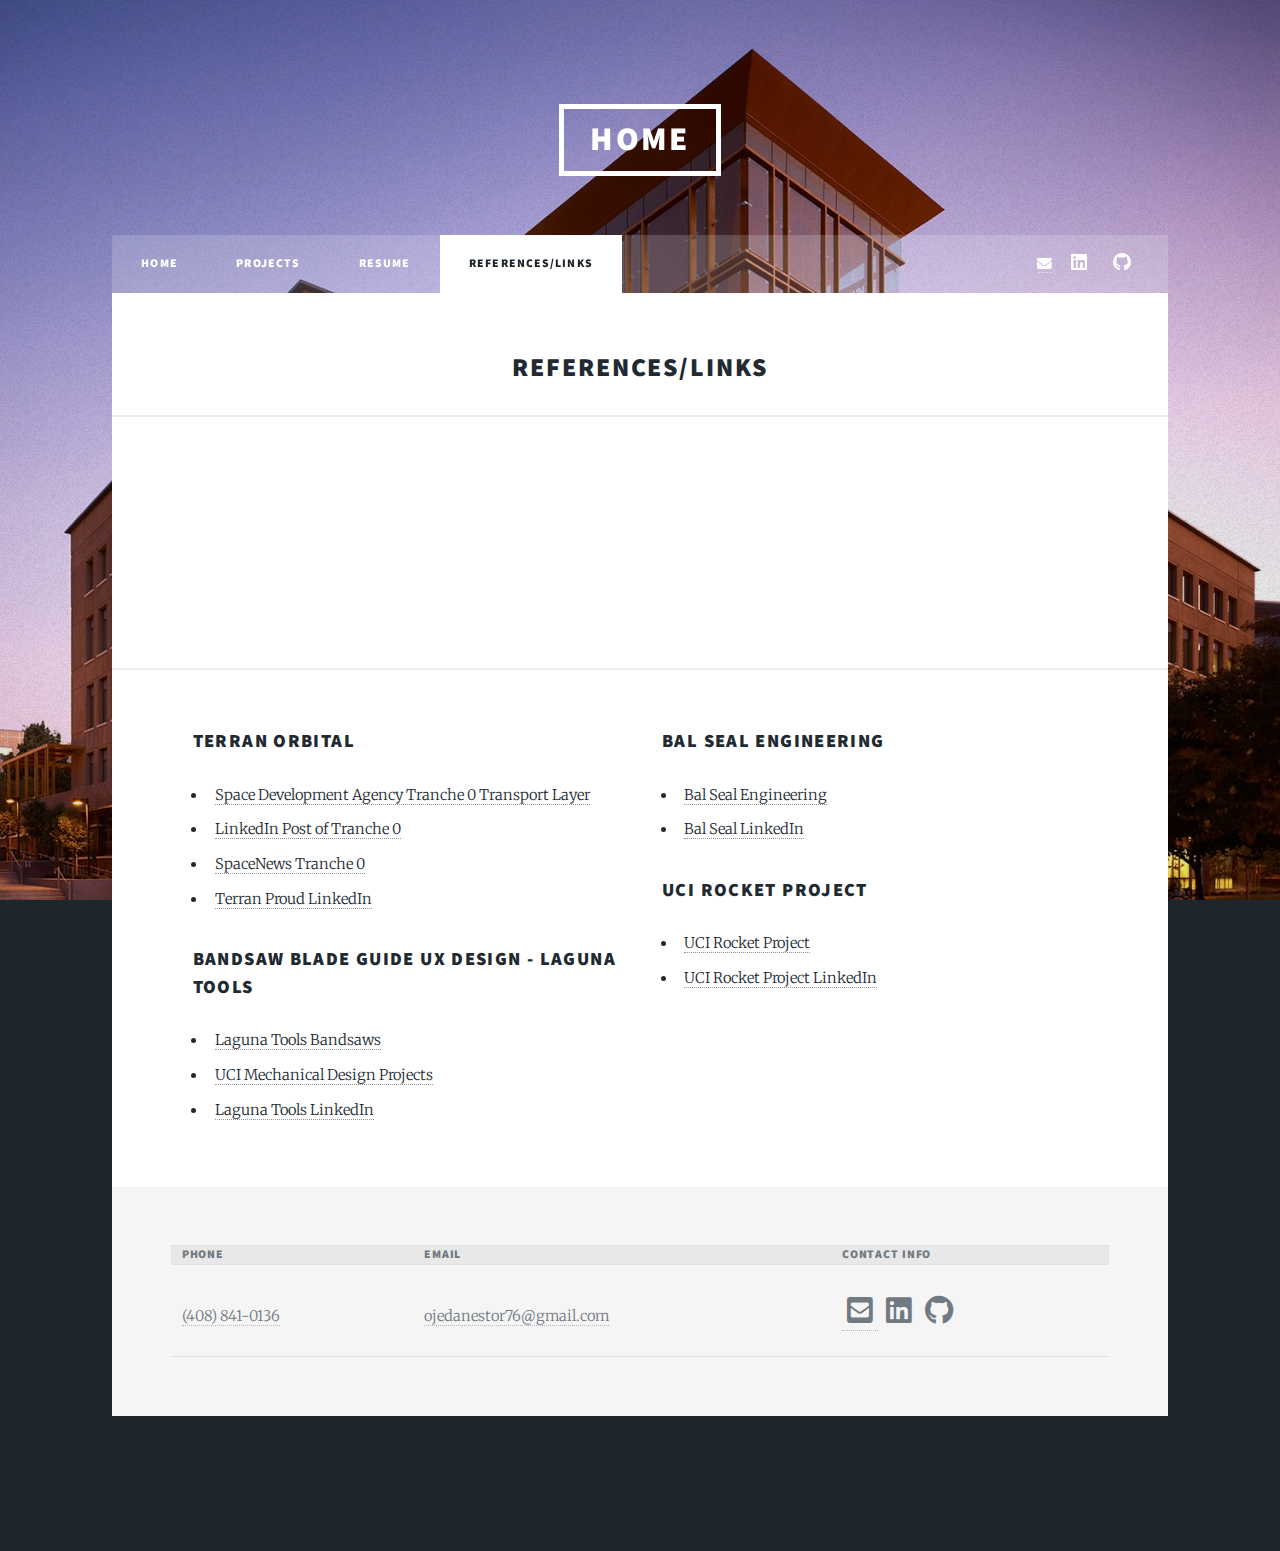
<file: reference.html>
<!DOCTYPE HTML>
<!--
	Massively by HTML5 UP
	html5up.net | @ajlkn
	Free for personal and commercial use under the CCA 3.0 license (html5up.net/license)
-->
<html>
	<head>
		<title>Nestor Ojeda Portfolio</title>
		<link rel="shortcut icon" href="images/hexagon.PNG" type="image/png">
		<meta charset="utf-8" />
		<meta name="viewport" content="width=device-width, initial-scale=1, user-scalable=no" />
		<link rel="stylesheet" href="assets/css/main.css" />
		<noscript><link rel="stylesheet" href="assets/css/noscript.css" /></noscript>
		<style>
			::-webkit-scrollbar {
				width: 10px;
			}
			
			::-webkit-scrollbar-track {
				border-radius: 5px;
				box-shadow:insert 0 0 10px rgba(0, 0, 0, 0.25);
			}
			
			::-webkit-scrollbar-thumb {
				border-radius:5px;
				background-color:#009578;
			}
			
			::-webkit-scrollbar-thumb:hover {
				background-color:#6dcdb1
			}
			
		</style>	
	</head>
	<style>
		.boxed {
 	 	  border: 2px solid #223F5D ;
		  padding: 20px;
		}
	</style>
	<body class="is-preload">

		<!-- Wrapper -->
			<div id="wrapper">

				<!-- Header -->
					<header id="header">
						<a href="index.html" class="logo">Home</a>
					</header>

				<!-- Nav -->
					<nav id="nav">
						<ul class="links">
							<li><a href="index.html">Home</a></li>
							<li><a href="Projects.html">Projects</a></li>
							<li><a href="Resume.html">Resume</a></li>
							<li class="active"><a href="reference.html">References/Links</a></li>	
						</ul>
						<ul class="icons">
							<li><a href="mailto: ojedanestor76@gmail.com" class="fas fa-envelope" target="_blank"><span class="label"></span></a></li>
							<li><a href="https://www.linkedin.com/in/nestor-ojeda/" class="icon brands fa-linkedin" target="_blank"><span class="label">LinkedIn</span></a></li>
							<li><a href="https://github.com/NestorOj" class="icon brands fa-github" target="_blank"><span class="label">GitHub</span></a></li>
						</ul>
					</nav>

				<!-- Main -->
					<div id="main">

						<!-- Post -->
							
							
								<header class="major">
									<h2>References/Links</h2>
								</header>
								<style>	
								img {
 								 border: 5px solid #223F5D;
								}
								</style>

									<div class="iframe-container">
										<iframe width="100%" height="600%" src="https://www.youtube.com/embed/Dm_7tOWp9zw?si=WKK4BMz21V6XrWB_">
										</iframe>
									</div>
								<div class="row">
									<div class="col-6 col-12-small">		
										<h3>Terran Orbital</h3>
										<ul>
											<li><a href="https://terranorbital.com/missions/wildfire/" target="_blank"><span class="label">Space Development Agency Tranche 0 Transport Layer</span></a></li>
											<li><a href="https://www.linkedin.com/posts/terranorbital_terran-orbital-delivers-10-satellite-buses-activity-7011812876201902080-U-tY?utm_source=share&utm_medium=member_desktop" target="_blank"><span class="label">LinkedIn Post of Tranche 0</span></a></li>
											<li><a href="https://spacenews.com/terran-orbital-delivers-10-satellite-buses-to-lockheed-martin-for-u-s-military-constellation/" target="_blank"><span class="label">SpaceNews Tranche 0</span></a></li>
											<li><a href="https://www.linkedin.com/feed/update/urn:li:activity:7018533198460538880?updateEntityUrn=urn%3Ali%3Afs_feedUpdate%3A%28V2%2Curn%3Ali%3Aactivity%3A7018533198460538880%29" target="_blank"><span class="label">Terran Proud LinkedIn</span></a></li>
										</ul>
										<h3>Bandsaw Blade Guide UX Design - Laguna Tools</h3>
										<ul class="alt">
											<li><a href="https://lagunatools.com/classic/bandsaws/" target="_blank" ><span class="label">Laguna Tools Bandsaws</span></a></li>
											<li><a href="https://projects.eng.uci.edu/projects/2021-2022/bandsaw-blade-guide-ux-design" target="_blank"><span class="label">UCI Mechanical Design Projects</span></a></li>
											<li><a href="https://www.linkedin.com/company/lagunatools/" target="_blank"><span class="label">Laguna Tools LinkedIn</span></a></li>
										</ul>
									</div>	
									<div class="col-6 col-12-small">
										<h3>Bal Seal Engineering</h3>
										<ul>
											<li><a href="https://www.balseal.com/seal/?gad=1&gclid=CjwKCAjw-b-kBhB-EiwA4fvKrODlDJeT5wOqgDq4CACInlp-l6jRf8YVpArfGU9RuLlyFEKaXDcg6BoCI7EQAvD_BwE" target="_blank"><span class="label">Bal Seal Engineering</span></a></li>
											<li><a href="https://www.linkedin.com/posts/bal-seal-engineering_roboticsengineering-sealingsolutions-conducting-activity-7064998976000831488-2tA7?utm_source=share&utm_medium=member_desktop/" target="_blank"><span class="label">Bal Seal LinkedIn</span></a></li>
										</ul>
										<h3>UCI Rocket Project</h3>
										<ul>
											<li><a href="https://www.rocket.eng.uci.edu/" target="_blank"><span class="label">UCI Rocket Project</span></a></li>
											<li><a href="https://www.linkedin.com/company/uc-irvine-rocket-project/about/" target="_blank"><span class="label">UCI Rocket Project LinkedIn</span></a></li>
										</ul>
									</div>
								</div>
					</div>
				<!-- Footer -->
                    <footer id="footer">
						<section>
						<section class="split contact">
                            <table>
                                <tr>
                                    <th style="vertical-align: middle; padding: 0 0 0 11px">Phone</th>
                                    <th style="vertical-align: middle; padding: 0 0 0 11px">Email</th>
                                    <th style="vertical-align: middle; padding: 0 0 0 11px">Contact Info</th>
                                </tr>
                                <tr>
                                    <td> <a href="tel:408841013">(408) 841-0136</a></td>
                                    <td><a href="mailto:ojedanestor76@gmail.com" target="_blank">ojedanestor76@gmail.com</a></td>
                                    <td>
                                        <a style="padding: 5px" href="mailto: ojedanestor76@gmail.com" class="fas fa-envelope-square fa-2x" target="_blank"><span class="label"></span></a>
                                        <a style="padding: 5px" href="https://www.linkedin.com/in/nestor-ojeda/" class="icon brands alt fa-linkedin fa-2x" target="_blank"><span class="label">LinkedIn</span></a>
                                        <a style="padding: 5px" href="https://github.com/NestorOj" class="icon brands alt fa-github fa-2x" target="_blank"><span class="label">GitHub</span></a>
                                    </td>
                                </tr>
                            </table>
						</section>
					</footer>
																		<!-- Copyright -->
					<div id="copyright">
						<ul><li></li><li></li></ul>
					</div>

			</div>

		<!-- Scripts -->
			<script src="assets/js/jquery.min.js"></script>
			<script src="assets/js/jquery.scrollex.min.js"></script>
			<script src="assets/js/jquery.scrolly.min.js"></script>
			<script src="assets/js/browser.min.js"></script>
			<script src="assets/js/breakpoints.min.js"></script>
			<script src="assets/js/util.js"></script>
			<script src="assets/js/main.js"></script>

	</body>
</html>
</file>
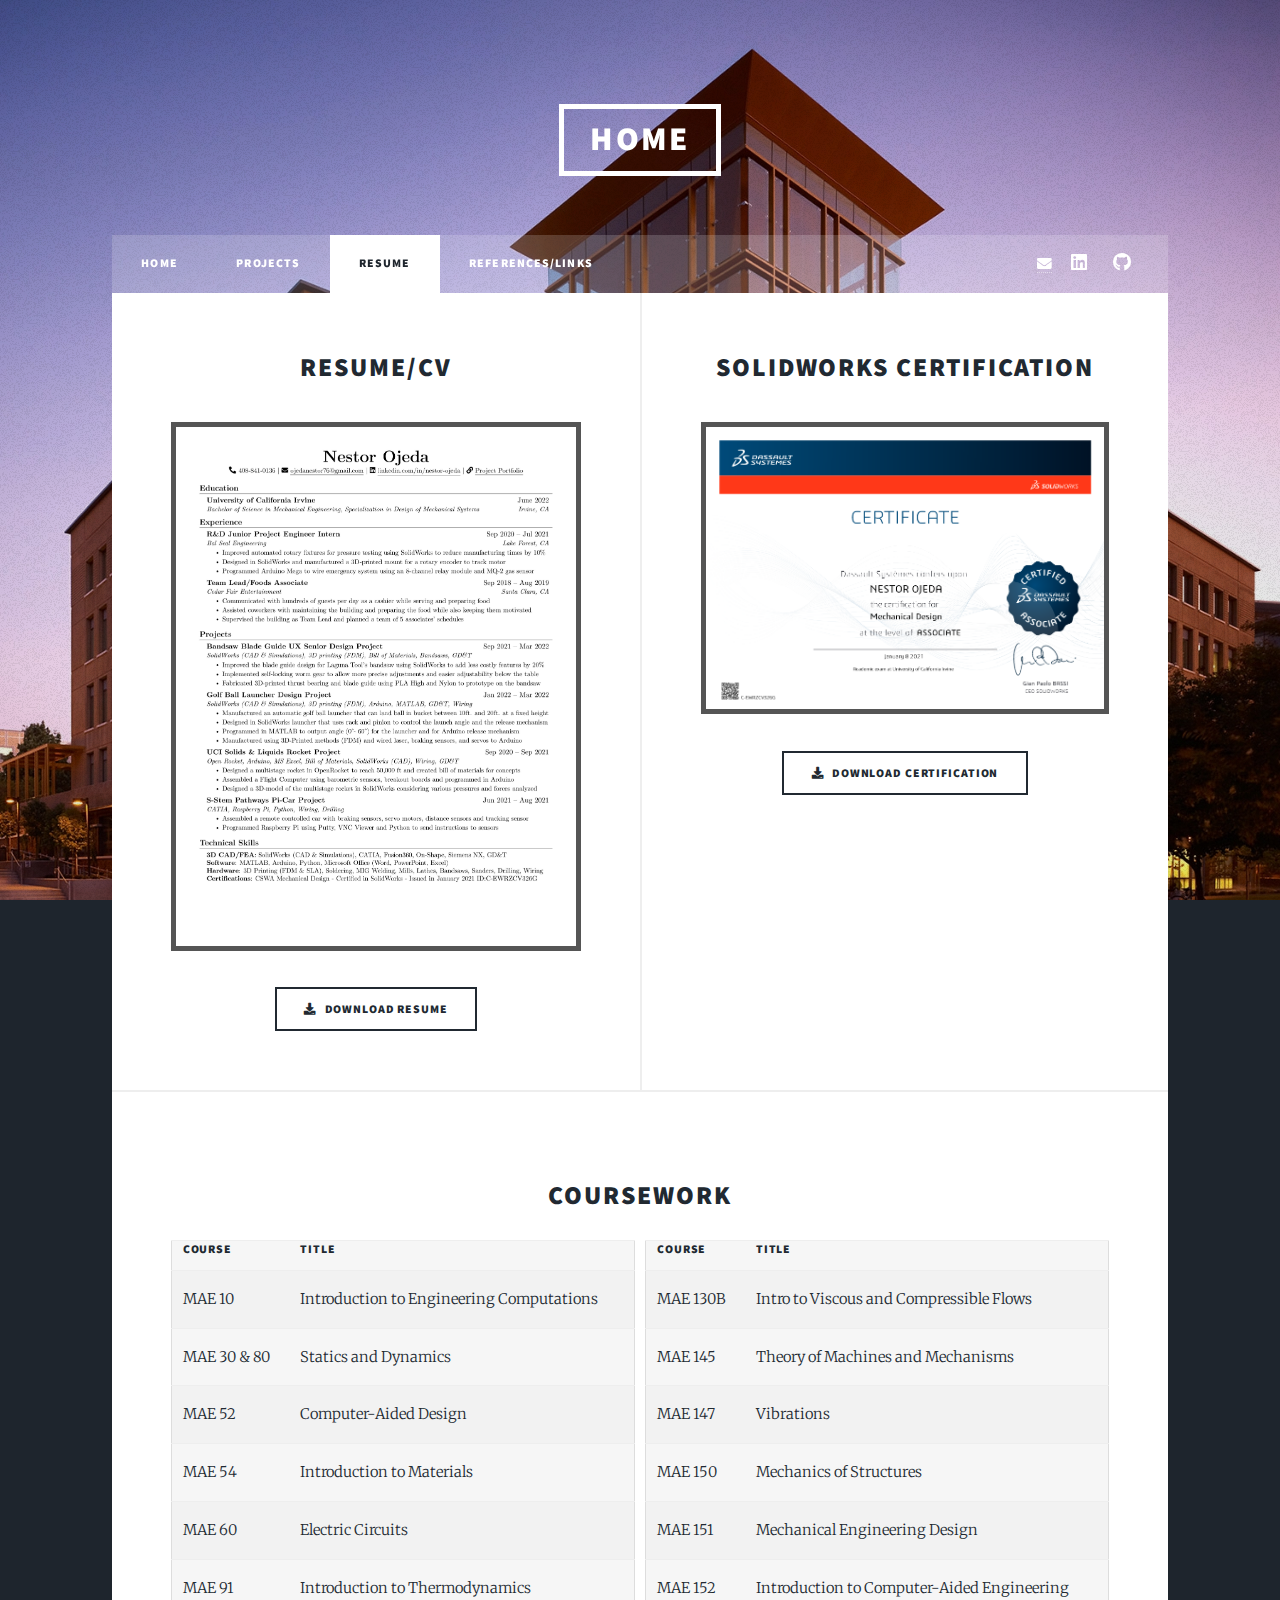
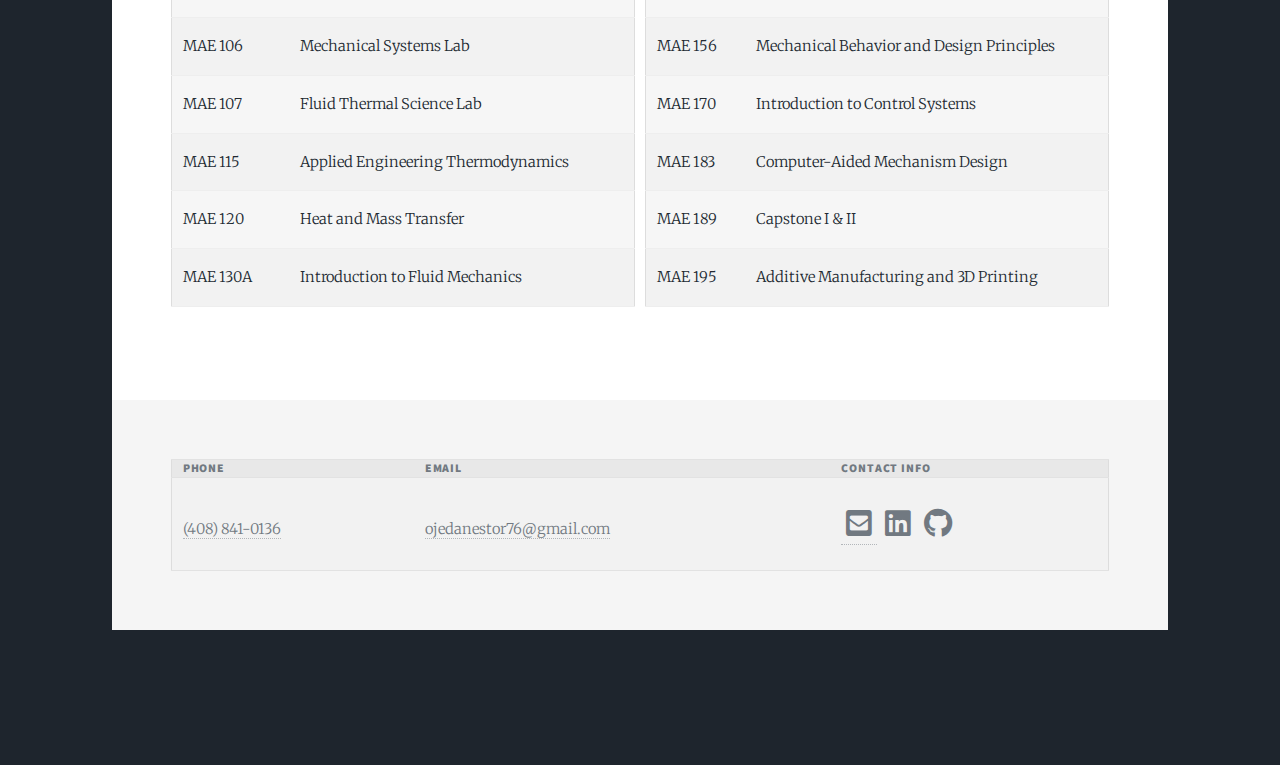
<file: Resume.html>
<!DOCTYPE HTML>
<html>
	<head>
		<title>Nestor Ojeda Portfolio</title>
		<link rel="shortcut icon" href="images/hexagon.PNG" type="image/png">
		<meta charset="utf-8" />
		<meta name="viewport" content="width=device-width, initial-scale=1, user-scalable=no" />
		<link rel="stylesheet" href="assets/css/main.css" />
		<noscript><link rel="stylesheet" href="assets/css/noscript.css" /></noscript>
		<style>
			::-webkit-scrollbar {
				width: 10px;
			}
			
			::-webkit-scrollbar-track {
				border-radius: 5px;
				box-shadow:insert 0 0 10px rgba(0, 0, 0, 0.25);
			}
			
			::-webkit-scrollbar-thumb {
				border-radius:5px;
				background-color:#009578;
			}
			
			::-webkit-scrollbar-thumb:hover {
				background-color:#6dcdb1
			}
			
		</style>	
	</head>
	<body class="is-preload">

		<!-- Wrapper -->
			<div id="wrapper">
				<!-- Header -->
					<header id="header">
						<a href="index.html" class="logo">Home</a>
					</header>


				<!-- Nav -->
					<nav id="nav">
						<ul class="links">
							<li><a href="index.html">Home</a></li>
							<li><a href="Projects.html">Projects</a></li>
							<li class="active"><a href="Resume.html">Resume</a></li>
							<li><a href="reference.html">References/Links</a></li>
						</ul>
						<ul class="icons">
							<li><a href="mailto: ojedanestor76@gmail.com" class="fas fa-envelope" target="_blank"><span class="label"></span></a></li>
							<li><a href="https://www.linkedin.com/in/nestor-ojeda/" class="icon brands fa-linkedin" target="_blank"><span class="label">Linkedin</span></a></li>
							<li><a href="https://github.com/NestorOj" class="icon brands fa-github" target="_blank"><span class="label">GitHub</span></a></li>
						</ul>
					</nav>

				<!-- Main -->
					<div id="main">

						<!-- Post -->
							
							<section class="posts">
								<article>
									<header>
										<h2>Resume/CV</h2>
									</header>
									<style>
									img {
 									 border: 5px solid #555;
									}
									</style>
									<a href="Nestor%20Ojeda%20Resume.pdf" class="image fit"download><img src="images/Nestor%20Ojeda%20Resume.jpg" alt="" /></a>
									<ul class="actions special">
										<li><a href="images/Nestor%20Ojeda%20Resume.pdf" class="button icon solid fa-download" download>Download Resume</a></li>
									</ul>
								</article>
								<article>
								<header>
									<h2>SolidWorks Certification</h2>
								</header>
								<a href="SolidWorks%20Certificate.pdf" class="image fit" download><img src="images/SolidWorks%20Certificate.jpg" alt=""/></a>
								<ul class="actions special">
									<li><a href="images/SolidWorks%20Certificate.pdf" class="button icon solid fa-download" download>Download Certification</a></li>
								</ul>
								</article>	
							</section>
								<article class="post featured">
								<style>
								* {
								  box-sizing: border-box;
								}

								.row {
								  margin-left:-5px;
								  margin-right:-5px;
								}

								.column {
								  float: left;
								  width: 50%;
								  padding: 5px;
								}

								/* Clearfix (clear floats) */
								.row::after {
								  content: "";
								  clear: both;
								  display: table;
								}

								table {
								  border-collapse: collapse;
								  border-spacing: 0;
								  width: 100%;
								  border: 1px solid #ddd;
								}

								th, td {
								  text-align: left;
								  padding: 16px;
								}

								tr:nth-child(even) {
								  background-color: #f2f2f2;
								}
								</style>
								</head>
								<body>
								<h2>CourseWork</h2>
								<div class="row">
								  <div class="column">
								    <table>
								      <tr>
									<th>Course</th>
									<th>Title</th>
								      </tr>
								      <tr>
									<td>MAE 10</td>
									<td>Introduction to Engineering Computations</td>
								      </tr>
								      <tr>
									<td>MAE 30 &amp; 80</td>
									<td>Statics and Dynamics</td>
								      </tr>
								      <tr>
									<td>MAE 52</td>
									<td>Computer-Aided Design</td>
								      </tr>
								      <tr>
									<td>MAE 54</td>
									<td>Introduction to Materials</td>
								      </tr>
								      <tr>
									<td>MAE 60</td>
									<td>Electric Circuits</td>
								      </tr>
								      <tr>
									<td>MAE 91</td>
									<td>Introduction to Thermodynamics</td>
								      </tr>
								      <tr>
									<td>MAE 106</td>
									<td>Mechanical Systems Lab</td>
								      </tr>
								      <tr>
									<td>MAE 107</td>
									<td>Fluid Thermal Science Lab</td>
								      </tr>
								      <tr>
									<td>MAE 115</td>
									<td>Applied Engineering Thermodynamics</td>
								      </tr>
								      <tr>
									<td>MAE 120</td>
									<td>Heat and Mass Transfer</td>
								      </tr>
								      <tr>
									<td>MAE 130A</td>
									<td>Introduction to Fluid Mechanics</td>
								      </tr>
								    </table>
								  </div>
								  <div class="column">
								    <table>
								      <tr>
									<th>Course</th>
									<th>Title</th>
								      </tr>
								      <tr>
									<td>MAE 130B</td>
									<td>Intro to Viscous and Compressible Flows</td>
								      </tr>
								      <tr>
									<td>MAE 145</td>
									<td>Theory of Machines and Mechanisms</td>
								      </tr>
								      <tr>
									<td>MAE 147</td>
									<td>Vibrations</td>
								      </tr>
								      <tr>
									<td>MAE 150</td>
									<td>Mechanics of Structures</td>
								      </tr>
								      <tr>
									<td>MAE 151</td>
									<td>Mechanical Engineering Design</td>
								      </tr>
								      <tr>
									<td>MAE 152</td>
									<td>Introduction to Computer-Aided Engineering</td>
								      </tr>
								      <tr>
									<td>MAE 156</td>
									<td>Mechanical Behavior and Design Principles</td>
								      </tr>
								      <tr>
									<td>MAE 170</td>
									<td>Introduction to Control Systems</td>
								      </tr>
								      <tr>
									<td>MAE 183</td>
									<td>Computer-Aided Mechanism Design</td>
								      </tr>
								      <tr>
									<td>MAE 189</td>
									<td>Capstone I &amp; II</td>
								      </tr>
								      <tr>
									<td>MAE 195</td>
									<td>Additive Manufacturing and 3D Printing</td>
								      </tr>
								    </table>
								  </div>
								</div>

								</body>
								</article>
					</div>

				<!-- Footer -->
                    <footer id="footer">
						<section>
						<section class="split contact">
                            <table>
                                <tr>
                                    <th style="vertical-align: middle; padding: 0 0 0 11px">Phone</th>
                                    <th style="vertical-align: middle; padding: 0 0 0 11px">Email</th>
                                    <th style="vertical-align: middle; padding: 0 0 0 11px">Contact Info</th>
                                </tr>
                                <tr>
                                    <td> <a href="tel:408841013">(408) 841-0136</a></td>
                                    <td><a href="mailto:ojedanestor76@gmail.com" target="_blank">ojedanestor76@gmail.com</a></td>
                                    <td>
                                        <a style="padding: 5px" href="mailto: ojedanestor76@gmail.com" class="fas fa-envelope-square fa-2x" target="_blank"><span class="label"></span></a>
                                        <a style="padding: 5px" href="https://www.linkedin.com/in/nestor-ojeda/" class="icon brands alt fa-linkedin fa-2x" target="_blank"><span class="label">LinkedIn</span></a>
                                        <a style="padding: 5px" href="https://github.com/NestorOj" class="icon brands alt fa-github fa-2x" target="_blank"><span class="label">GitHub</span></a>
                                    </td>
                                </tr>
                            </table>
						</section>
					</footer>

				<!-- Copyright -->
					<div id="copyright">
						<ul><li></li><li></a></li></ul>
					</div>

			</div>

		<!-- Scripts -->
			<script src="assets/js/jquery.min.js"></script>
			<script src="assets/js/jquery.scrollex.min.js"></script>
			<script src="assets/js/jquery.scrolly.min.js"></script>
			<script src="assets/js/browser.min.js"></script>
			<script src="assets/js/breakpoints.min.js"></script>
			<script src="assets/js/util.js"></script>
			<script src="assets/js/main.js"></script>

	</body>
</html>
</file>
<file: assets/css/main.css>
@import url(fontawesome-all.min.css);
@import url("https://fonts.googleapis.com/css?family=Merriweather:300,700,300italic,700italic|Source+Sans+Pro:900");

/*
	Massively by HTML5 UP
	html5up.net | @ajlkn
	Free for personal and commercial use under the CCA 3.0 license (html5up.net/license)
*/

html, body, div, span, applet, object,
iframe, h1, h2, h3, h4, h5, h6, p, blockquote,
pre, a, abbr, acronym, address, big, cite,
code, del, dfn, em, img, ins, kbd, q, s, samp,
small, strike, strong, sub, sup, tt, var, b,
u, i, center, dl, dt, dd, ol, ul, li, fieldset,
form, label, legend, table, caption, tbody,
tfoot, thead, tr, th, td, article, aside,
canvas, details, embed, figure, figcaption,
footer, header, hgroup, menu, nav, output, ruby,
section, summary, time, mark, audio, video {
	margin: 0;
	padding: 0;
	border: 0;
	font-size: 100%;
	font: inherit;
	vertical-align: baseline;}

article, aside, details, figcaption, figure,
footer, header, hgroup, menu, nav, section {
	display: block;}

body {
	line-height: 1;
}

ol, ul {
	list-style: none;
}

blockquote, q {
	quotes: none;
}

	blockquote:before, blockquote:after, q:before, q:after {
		content: '';
		content: none;
	}

table {
	border-collapse: collapse;
	border-spacing: 0;
}

body {
	-webkit-text-size-adjust: none;
}

mark {
	background-color: transparent;
	color: inherit;
}

input::-moz-focus-inner {
	border: 0;
	padding: 0;
}

input, select, textarea {
	-moz-appearance: none;
	-webkit-appearance: none;
	-ms-appearance: none;
	appearance: none;
}

/* Basic */

	@-ms-viewport {
		width: device-width;
	}

	body {
		-ms-overflow-style: scrollbar;
	}

	@media screen and (max-width: 480px) {

		html, body {
			min-width: 320px;
		}

	}

	html {
		box-sizing: border-box;
	}

	*, *:before, *:after {
		box-sizing: inherit;
	}

	body {
		background-color: #1e252d;
	}

		body.is-preload *, body.is-preload *:before, body.is-preload *:after {
			-moz-animation: none !important;
			-webkit-animation: none !important;
			-ms-animation: none !important;
			animation: none !important;
			-moz-transition: none !important;
			-webkit-transition: none !important;
			-ms-transition: none !important;
			transition: none !important;
		}

/* Type */

	html {
		font-size: 16pt;
	}

		@media screen and (max-width: 1680px) {

			html {
				font-size: 12pt;
			}

		}

		@media screen and (max-width: 1280px) {

			html {
				font-size: 11pt;
			}

		}

		@media screen and (max-width: 360px) {

			html {
				font-size: 10pt;
			}

		}

	body {
		color: #212931;
	}

	body, input, select, textarea {
		font-family: "Merriweather", Georgia, serif;
		font-weight: 300;
		font-size: 1rem;
		line-height: 2.375;
	}

	a {
		-moz-transition: color 0.2s ease-in-out, background-color 0.2s ease-in-out, border-color 0.2s ease-in-out, box-shadow 0.2s ease-in-out;
		-webkit-transition: color 0.2s ease-in-out, background-color 0.2s ease-in-out, border-color 0.2s ease-in-out, box-shadow 0.2s ease-in-out;
		-ms-transition: color 0.2s ease-in-out, background-color 0.2s ease-in-out, border-color 0.2s ease-in-out, box-shadow 0.2s ease-in-out;
		transition: color 0.2s ease-in-out, background-color 0.2s ease-in-out, border-color 0.2s ease-in-out, box-shadow 0.2s ease-in-out;
		border-bottom: dotted 1px;
		text-decoration: none;
	}

		a:hover {
			border-bottom-color: transparent;
		}

	strong, b {
		font-weight: 600;
	}

	em, i {
		font-style: italic;
	}

	p {
		text-align: justify;
		margin: 0 0 2rem 0;
	}

	h1, h2, h3, h4, h5, h6 {
		font-family: "Source Sans Pro", Helvetica, sans-serif;
		font-weight: 900;
		line-height: 1.5;
		letter-spacing: 0.075em;
		text-transform: uppercase;
		margin: 0 0 1rem 0;
	}

		h1 a, h2 a, h3 a, h4 a, h5 a, h6 a {
			border-bottom: 0;
			color: inherit;
			text-decoration: none;
		}

	h1 {
		font-size: 4rem;
		line-height: 1.1;
		margin: 0 0 2rem 0;
	}

	h2 {
		font-size: 1.75rem;
		line-height: 1.3;
		margin: 0 0 1.5rem 0;
	}

	h3 {
		font-size: 1.25rem;
		margin: 0 0 1.5rem 0;
	}

	h4 {
		font-size: 1rem;
	}

	h5 {
		font-size: 0.9rem;
	}

	h6 {
		font-size: 0.8rem;
	}

	sub {
		font-size: 0.8rem;
		position: relative;
		top: 0.5rem;
	}

	sup {
		font-size: 0.8rem;
		position: relative;
		top: -0.5rem;
	}

	blockquote {
		border-left: solid 4px;
		font-style: italic;
		margin: 0 0 2rem 0;
		padding: 0.5rem 0 0.5rem 2rem;
	}

	code {
		border: solid 2px;
		font-family: "Courier New", monospace;
		font-size: 0.9rem;
		margin: 0 0.25rem;
		padding: 0.25rem 0.65rem;
	}

	pre {
		-webkit-overflow-scrolling: touch;
		font-family: "Courier New", monospace;
		font-size: 0.9rem;
		margin: 0 0 2rem 0;
	}

		pre code {
			display: block;
			line-height: 1.75;
			padding: 1rem 1.5rem;
			overflow-x: auto;
		}

	hr {
		border: 0;
		border-bottom: solid 2px;
		margin: 3rem 0;
	}

		hr.major {
			margin: 5rem 0;
		}

	.align-left {
		text-align: left;
	}

	.align-center {
		text-align: center;
	}

	.align-right {
		text-align: right;
	}

	input, select, textarea {
		color: #212931;
	}

	a {
		color: #212931;
		border-bottom-color: rgba(33, 41, 49, 0.5);
	}

		a:hover {
			border-bottom-color: transparent;
			color: #18bfef !important;
		}

	strong, b {
		color: #212931;
	}

	h1, h2, h3, h4, h5, h6 {
		color: #212931;
	}

	blockquote {
		border-left-color: #eeeeee;
	}

	code {
		background: rgba(220, 220, 220, 0.25);
		border-color: #eeeeee;
	}

	hr {
		border-bottom-color: #eeeeee;
	}

/* Row */

	.row {
		display: flex;
		flex-wrap: wrap;
		box-sizing: border-box;
		align-items: stretch;
	}

		.row > * {
			box-sizing: border-box;
		}

		.row.gtr-uniform > * > :last-child {
			margin-bottom: 0;
		}

		.row.aln-left {
			justify-content: flex-start;
		}

		.row.aln-center {
			justify-content: center;
		}

		.row.aln-right {
			justify-content: flex-end;
		}

		.row.aln-top {
			align-items: flex-start;
		}

		.row.aln-middle {
			align-items: center;
		}

		.row.aln-bottom {
			align-items: flex-end;
		}

		.row > .imp {
			order: -1;
		}

		.row > .col-1 {
			width: 8.33333%;
		}

		.row > .off-1 {
			margin-left: 8.33333%;
		}

		.row > .col-2 {
			width: 16.66667%;
		}

		.row > .off-2 {
			margin-left: 16.66667%;
		}

		.row > .col-3 {
			width: 25%;
		}

		.row > .off-3 {
			margin-left: 25%;
		}

		.row > .col-4 {
			width: 33.33333%;
		}

		.row > .off-4 {
			margin-left: 33.33333%;
		}

		.row > .col-5 {
			width: 41.66667%;
		}

		.row > .off-5 {
			margin-left: 41.66667%;
		}

		.row > .col-6 {
			width: 50%;
		}

		.row > .off-6 {
			margin-left: 50%;
		}

		.row > .col-7 {
			width: 58.33333%;
		}

		.row > .off-7 {
			margin-left: 58.33333%;
		}

		.row > .col-8 {
			width: 66.66667%;
		}

		.row > .off-8 {
			margin-left: 66.66667%;
		}

		.row > .col-9 {
			width: 75%;
		}

		.row > .off-9 {
			margin-left: 75%;
		}

		.row > .col-10 {
			width: 83.33333%;
		}

		.row > .off-10 {
			margin-left: 83.33333%;
		}

		.row > .col-11 {
			width: 91.66667%;
		}

		.row > .off-11 {
			margin-left: 91.66667%;
		}

		.row > .col-12 {
			width: 100%;
		}

		.row > .off-12 {
			margin-left: 100%;
		}

		.row.gtr-0 {
			margin-top: 0;
			margin-left: 0rem;
		}

			.row.gtr-0 > * {
				padding: 0 0 0 0rem;
			}

			.row.gtr-0.gtr-uniform {
				margin-top: 0rem;
			}

				.row.gtr-0.gtr-uniform > * {
					padding-top: 0rem;
				}

		.row.gtr-25 {
			margin-top: 0;
			margin-left: -0.375rem;
		}

			.row.gtr-25 > * {
				padding: 0 0 0 0.375rem;
			}

			.row.gtr-25.gtr-uniform {
				margin-top: -0.375rem;
			}

				.row.gtr-25.gtr-uniform > * {
					padding-top: 0.375rem;
				}

		.row.gtr-50 {
			margin-top: 0;
			margin-left: -0.75rem;
		}

			.row.gtr-50 > * {
				padding: 0 0 0 0.75rem;
			}

			.row.gtr-50.gtr-uniform {
				margin-top: -0.75rem;
			}

				.row.gtr-50.gtr-uniform > * {
					padding-top: 0.75rem;
				}

		.row {
			margin-top: 0;
			margin-left: -1.5rem;
		}

			.row > * {
				padding: 0 0 0 1.5rem;
			}

			.row.gtr-uniform {
				margin-top: -1.5rem;
			}

				.row.gtr-uniform > * {
					padding-top: 1.5rem;
				}

		.row.gtr-150 {
			margin-top: 0;
			margin-left: -2.25rem;
		}

			.row.gtr-150 > * {
				padding: 0 0 0 2.25rem;
			}

			.row.gtr-150.gtr-uniform {
				margin-top: -2.25rem;
			}

				.row.gtr-150.gtr-uniform > * {
					padding-top: 2.25rem;
				}

		.row.gtr-200 {
			margin-top: 0;
			margin-left: -3rem;
		}

			.row.gtr-200 > * {
				padding: 0 0 0 3rem;
			}

			.row.gtr-200.gtr-uniform {
				margin-top: -3rem;
			}

				.row.gtr-200.gtr-uniform > * {
					padding-top: 3rem;
				}

		@media screen and (max-width: 1680px) {

			.row {
				display: flex;
				flex-wrap: wrap;
				box-sizing: border-box;
				align-items: stretch;
			}

				.row > * {
					box-sizing: border-box;
				}

				.row.gtr-uniform > * > :last-child {
					margin-bottom: 0;
				}

				.row.aln-left {
					justify-content: flex-start;
				}

				.row.aln-center {
					justify-content: center;
				}

				.row.aln-right {
					justify-content: flex-end;
				}

				.row.aln-top {
					align-items: flex-start;
				}

				.row.aln-middle {
					align-items: center;
				}

				.row.aln-bottom {
					align-items: flex-end;
				}

				.row > .imp-xlarge {
					order: -1;
				}

				.row > .col-1-xlarge {
					width: 8.33333%;
				}

				.row > .off-1-xlarge {
					margin-left: 8.33333%;
				}

				.row > .col-2-xlarge {
					width: 16.66667%;
				}

				.row > .off-2-xlarge {
					margin-left: 16.66667%;
				}

				.row > .col-3-xlarge {
					width: 25%;
				}

				.row > .off-3-xlarge {
					margin-left: 25%;
				}

				.row > .col-4-xlarge {
					width: 33.33333%;
				}

				.row > .off-4-xlarge {
					margin-left: 33.33333%;
				}

				.row > .col-5-xlarge {
					width: 41.66667%;
				}

				.row > .off-5-xlarge {
					margin-left: 41.66667%;
				}

				.row > .col-6-xlarge {
					width: 50%;
				}

				.row > .off-6-xlarge {
					margin-left: 50%;
				}

				.row > .col-7-xlarge {
					width: 58.33333%;
				}

				.row > .off-7-xlarge {
					margin-left: 58.33333%;
				}

				.row > .col-8-xlarge {
					width: 66.66667%;
				}

				.row > .off-8-xlarge {
					margin-left: 66.66667%;
				}

				.row > .col-9-xlarge {
					width: 75%;
				}

				.row > .off-9-xlarge {
					margin-left: 75%;
				}

				.row > .col-10-xlarge {
					width: 83.33333%;
				}

				.row > .off-10-xlarge {
					margin-left: 83.33333%;
				}

				.row > .col-11-xlarge {
					width: 91.66667%;
				}

				.row > .off-11-xlarge {
					margin-left: 91.66667%;
				}

				.row > .col-12-xlarge {
					width: 100%;
				}

				.row > .off-12-xlarge {
					margin-left: 100%;
				}

				.row.gtr-0 {
					margin-top: 0;
					margin-left: 0rem;
				}

					.row.gtr-0 > * {
						padding: 0 0 0 0rem;
					}

					.row.gtr-0.gtr-uniform {
						margin-top: 0rem;
					}

						.row.gtr-0.gtr-uniform > * {
							padding-top: 0rem;
						}

				.row.gtr-25 {
					margin-top: 0;
					margin-left: -0.375rem;
				}

					.row.gtr-25 > * {
						padding: 0 0 0 0.375rem;
					}

					.row.gtr-25.gtr-uniform {
						margin-top: -0.375rem;
					}

						.row.gtr-25.gtr-uniform > * {
							padding-top: 0.375rem;
						}

				.row.gtr-50 {
					margin-top: 0;
					margin-left: -0.75rem;
				}

					.row.gtr-50 > * {
						padding: 0 0 0 0.75rem;
					}

					.row.gtr-50.gtr-uniform {
						margin-top: -0.75rem;
					}

						.row.gtr-50.gtr-uniform > * {
							padding-top: 0.75rem;
						}

				.row {
					margin-top: 0;
					margin-left: -1.5rem;
				}

					.row > * {
						padding: 0 0 0 1.5rem;
					}

					.row.gtr-uniform {
						margin-top: -1.5rem;
					}

						.row.gtr-uniform > * {
							padding-top: 1.5rem;
						}

				.row.gtr-150 {
					margin-top: 0;
					margin-left: -2.25rem;
				}

					.row.gtr-150 > * {
						padding: 0 0 0 2.25rem;
					}

					.row.gtr-150.gtr-uniform {
						margin-top: -2.25rem;
					}

						.row.gtr-150.gtr-uniform > * {
							padding-top: 2.25rem;
						}

				.row.gtr-200 {
					margin-top: 0;
					margin-left: -3rem;
				}

					.row.gtr-200 > * {
						padding: 0 0 0 3rem;
					}

					.row.gtr-200.gtr-uniform {
						margin-top: -3rem;
					}

						.row.gtr-200.gtr-uniform > * {
							padding-top: 3rem;
						}

		}

		@media screen and (max-width: 1280px) {

			.row {
				display: flex;
				flex-wrap: wrap;
				box-sizing: border-box;
				align-items: stretch;
			}

				.row > * {
					box-sizing: border-box;
				}

				.row.gtr-uniform > * > :last-child {
					margin-bottom: 0;
				}

				.row.aln-left {
					justify-content: flex-start;
				}

				.row.aln-center {
					justify-content: center;
				}

				.row.aln-right {
					justify-content: flex-end;
				}

				.row.aln-top {
					align-items: flex-start;
				}

				.row.aln-middle {
					align-items: center;
				}

				.row.aln-bottom {
					align-items: flex-end;
				}

				.row > .imp-large {
					order: -1;
				}

				.row > .col-1-large {
					width: 8.33333%;
				}

				.row > .off-1-large {
					margin-left: 8.33333%;
				}

				.row > .col-2-large {
					width: 16.66667%;
				}

				.row > .off-2-large {
					margin-left: 16.66667%;
				}

				.row > .col-3-large {
					width: 25%;
				}

				.row > .off-3-large {
					margin-left: 25%;
				}

				.row > .col-4-large {
					width: 33.33333%;
				}

				.row > .off-4-large {
					margin-left: 33.33333%;
				}

				.row > .col-5-large {
					width: 41.66667%;
				}

				.row > .off-5-large {
					margin-left: 41.66667%;
				}

				.row > .col-6-large {
					width: 50%;
				}

				.row > .off-6-large {
					margin-left: 50%;
				}

				.row > .col-7-large {
					width: 58.33333%;
				}

				.row > .off-7-large {
					margin-left: 58.33333%;
				}

				.row > .col-8-large {
					width: 66.66667%;
				}

				.row > .off-8-large {
					margin-left: 66.66667%;
				}

				.row > .col-9-large {
					width: 75%;
				}

				.row > .off-9-large {
					margin-left: 75%;
				}

				.row > .col-10-large {
					width: 83.33333%;
				}

				.row > .off-10-large {
					margin-left: 83.33333%;
				}

				.row > .col-11-large {
					width: 91.66667%;
				}

				.row > .off-11-large {
					margin-left: 91.66667%;
				}

				.row > .col-12-large {
					width: 100%;
				}

				.row > .off-12-large {
					margin-left: 100%;
				}

				.row.gtr-0 {
					margin-top: 0;
					margin-left: 0rem;
				}

					.row.gtr-0 > * {
						padding: 0 0 0 0rem;
					}

					.row.gtr-0.gtr-uniform {
						margin-top: 0rem;
					}

						.row.gtr-0.gtr-uniform > * {
							padding-top: 0rem;
						}

				.row.gtr-25 {
					margin-top: 0;
					margin-left: -0.375rem;
				}

					.row.gtr-25 > * {
						padding: 0 0 0 0.375rem;
					}

					.row.gtr-25.gtr-uniform {
						margin-top: -0.375rem;
					}

						.row.gtr-25.gtr-uniform > * {
							padding-top: 0.375rem;
						}

				.row.gtr-50 {
					margin-top: 0;
					margin-left: -0.75rem;
				}

					.row.gtr-50 > * {
						padding: 0 0 0 0.75rem;
					}

					.row.gtr-50.gtr-uniform {
						margin-top: -0.75rem;
					}

						.row.gtr-50.gtr-uniform > * {
							padding-top: 0.75rem;
						}

				.row {
					margin-top: 0;
					margin-left: -1.5rem;
				}

					.row > * {
						padding: 0 0 0 1.5rem;
					}

					.row.gtr-uniform {
						margin-top: -1.5rem;
					}

						.row.gtr-uniform > * {
							padding-top: 1.5rem;
						}

				.row.gtr-150 {
					margin-top: 0;
					margin-left: -2.25rem;
				}

					.row.gtr-150 > * {
						padding: 0 0 0 2.25rem;
					}

					.row.gtr-150.gtr-uniform {
						margin-top: -2.25rem;
					}

						.row.gtr-150.gtr-uniform > * {
							padding-top: 2.25rem;
						}

				.row.gtr-200 {
					margin-top: 0;
					margin-left: -3rem;
				}

					.row.gtr-200 > * {
						padding: 0 0 0 3rem;
					}

					.row.gtr-200.gtr-uniform {
						margin-top: -3rem;
					}

						.row.gtr-200.gtr-uniform > * {
							padding-top: 3rem;
						}

		}

		@media screen and (max-width: 980px) {

			.row {
				display: flex;
				flex-wrap: wrap;
				box-sizing: border-box;
				align-items: stretch;
			}

				.row > * {
					box-sizing: border-box;
				}

				.row.gtr-uniform > * > :last-child {
					margin-bottom: 0;
				}

				.row.aln-left {
					justify-content: flex-start;
				}

				.row.aln-center {
					justify-content: center;
				}

				.row.aln-right {
					justify-content: flex-end;
				}

				.row.aln-top {
					align-items: flex-start;
				}

				.row.aln-middle {
					align-items: center;
				}

				.row.aln-bottom {
					align-items: flex-end;
				}

				.row > .imp-medium {
					order: -1;
				}

				.row > .col-1-medium {
					width: 8.33333%;
				}

				.row > .off-1-medium {
					margin-left: 8.33333%;
				}

				.row > .col-2-medium {
					width: 16.66667%;
				}

				.row > .off-2-medium {
					margin-left: 16.66667%;
				}

				.row > .col-3-medium {
					width: 25%;
				}

				.row > .off-3-medium {
					margin-left: 25%;
				}

				.row > .col-4-medium {
					width: 33.33333%;
				}

				.row > .off-4-medium {
					margin-left: 33.33333%;
				}

				.row > .col-5-medium {
					width: 41.66667%;
				}

				.row > .off-5-medium {
					margin-left: 41.66667%;
				}

				.row > .col-6-medium {
					width: 50%;
				}

				.row > .off-6-medium {
					margin-left: 50%;
				}

				.row > .col-7-medium {
					width: 58.33333%;
				}

				.row > .off-7-medium {
					margin-left: 58.33333%;
				}

				.row > .col-8-medium {
					width: 66.66667%;
				}

				.row > .off-8-medium {
					margin-left: 66.66667%;
				}

				.row > .col-9-medium {
					width: 75%;
				}

				.row > .off-9-medium {
					margin-left: 75%;
				}

				.row > .col-10-medium {
					width: 83.33333%;
				}

				.row > .off-10-medium {
					margin-left: 83.33333%;
				}

				.row > .col-11-medium {
					width: 91.66667%;
				}

				.row > .off-11-medium {
					margin-left: 91.66667%;
				}

				.row > .col-12-medium {
					width: 100%;
				}

				.row > .off-12-medium {
					margin-left: 100%;
				}

				.row.gtr-0 {
					margin-top: 0;
					margin-left: 0rem;
				}

					.row.gtr-0 > * {
						padding: 0 0 0 0rem;
					}

					.row.gtr-0.gtr-uniform {
						margin-top: 0rem;
					}

						.row.gtr-0.gtr-uniform > * {
							padding-top: 0rem;
						}

				.row.gtr-25 {
					margin-top: 0;
					margin-left: -0.375rem;
				}

					.row.gtr-25 > * {
						padding: 0 0 0 0.375rem;
					}

					.row.gtr-25.gtr-uniform {
						margin-top: -0.375rem;
					}

						.row.gtr-25.gtr-uniform > * {
							padding-top: 0.375rem;
						}

				.row.gtr-50 {
					margin-top: 0;
					margin-left: -0.75rem;
				}

					.row.gtr-50 > * {
						padding: 0 0 0 0.75rem;
					}

					.row.gtr-50.gtr-uniform {
						margin-top: -0.75rem;
					}

						.row.gtr-50.gtr-uniform > * {
							padding-top: 0.75rem;
						}

				.row {
					margin-top: 0;
					margin-left: -1.5rem;
				}

					.row > * {
						padding: 0 0 0 1.5rem;
					}

					.row.gtr-uniform {
						margin-top: -1.5rem;
					}

						.row.gtr-uniform > * {
							padding-top: 1.5rem;
						}

				.row.gtr-150 {
					margin-top: 0;
					margin-left: -2.25rem;
				}

					.row.gtr-150 > * {
						padding: 0 0 0 2.25rem;
					}

					.row.gtr-150.gtr-uniform {
						margin-top: -2.25rem;
					}

						.row.gtr-150.gtr-uniform > * {
							padding-top: 2.25rem;
						}

				.row.gtr-200 {
					margin-top: 0;
					margin-left: -3rem;
				}

					.row.gtr-200 > * {
						padding: 0 0 0 3rem;
					}

					.row.gtr-200.gtr-uniform {
						margin-top: -3rem;
					}

						.row.gtr-200.gtr-uniform > * {
							padding-top: 3rem;
						}

		}

		@media screen and (max-width: 736px) {

			.row {
				display: flex;
				flex-wrap: wrap;
				box-sizing: border-box;
				align-items: stretch;
			}

				.row > * {
					box-sizing: border-box;
				}

				.row.gtr-uniform > * > :last-child {
					margin-bottom: 0;
				}

				.row.aln-left {
					justify-content: flex-start;
				}

				.row.aln-center {
					justify-content: center;
				}

				.row.aln-right {
					justify-content: flex-end;
				}

				.row.aln-top {
					align-items: flex-start;
				}

				.row.aln-middle {
					align-items: center;
				}

				.row.aln-bottom {
					align-items: flex-end;
				}

				.row > .imp-small {
					order: -1;
				}

				.row > .col-1-small {
					width: 8.33333%;
				}

				.row > .off-1-small {
					margin-left: 8.33333%;
				}

				.row > .col-2-small {
					width: 16.66667%;
				}

				.row > .off-2-small {
					margin-left: 16.66667%;
				}

				.row > .col-3-small {
					width: 25%;
				}

				.row > .off-3-small {
					margin-left: 25%;
				}

				.row > .col-4-small {
					width: 33.33333%;
				}

				.row > .off-4-small {
					margin-left: 33.33333%;
				}

				.row > .col-5-small {
					width: 41.66667%;
				}

				.row > .off-5-small {
					margin-left: 41.66667%;
				}

				.row > .col-6-small {
					width: 50%;
				}

				.row > .off-6-small {
					margin-left: 50%;
				}

				.row > .col-7-small {
					width: 58.33333%;
				}

				.row > .off-7-small {
					margin-left: 58.33333%;
				}

				.row > .col-8-small {
					width: 66.66667%;
				}

				.row > .off-8-small {
					margin-left: 66.66667%;
				}

				.row > .col-9-small {
					width: 75%;
				}

				.row > .off-9-small {
					margin-left: 75%;
				}

				.row > .col-10-small {
					width: 83.33333%;
				}

				.row > .off-10-small {
					margin-left: 83.33333%;
				}

				.row > .col-11-small {
					width: 91.66667%;
				}

				.row > .off-11-small {
					margin-left: 91.66667%;
				}

				.row > .col-12-small {
					width: 100%;
				}

				.row > .off-12-small {
					margin-left: 100%;
				}

				.row.gtr-0 {
					margin-top: 0;
					margin-left: 0rem;
				}

					.row.gtr-0 > * {
						padding: 0 0 0 0rem;
					}

					.row.gtr-0.gtr-uniform {
						margin-top: 0rem;
					}

						.row.gtr-0.gtr-uniform > * {
							padding-top: 0rem;
						}

				.row.gtr-25 {
					margin-top: 0;
					margin-left: -0.375rem;
				}

					.row.gtr-25 > * {
						padding: 0 0 0 0.375rem;
					}

					.row.gtr-25.gtr-uniform {
						margin-top: -0.375rem;
					}

						.row.gtr-25.gtr-uniform > * {
							padding-top: 0.375rem;
						}

				.row.gtr-50 {
					margin-top: 0;
					margin-left: -0.75rem;
				}

					.row.gtr-50 > * {
						padding: 0 0 0 0.75rem;
					}

					.row.gtr-50.gtr-uniform {
						margin-top: -0.75rem;
					}

						.row.gtr-50.gtr-uniform > * {
							padding-top: 0.75rem;
						}

				.row {
					margin-top: 0;
					margin-left: -1.5rem;
				}

					.row > * {
						padding: 0 0 0 1.5rem;
					}

					.row.gtr-uniform {
						margin-top: -1.5rem;
					}

						.row.gtr-uniform > * {
							padding-top: 1.5rem;
						}

				.row.gtr-150 {
					margin-top: 0;
					margin-left: -2.25rem;
				}

					.row.gtr-150 > * {
						padding: 0 0 0 2.25rem;
					}

					.row.gtr-150.gtr-uniform {
						margin-top: -2.25rem;
					}

						.row.gtr-150.gtr-uniform > * {
							padding-top: 2.25rem;
						}

				.row.gtr-200 {
					margin-top: 0;
					margin-left: -3rem;
				}

					.row.gtr-200 > * {
						padding: 0 0 0 3rem;
					}

					.row.gtr-200.gtr-uniform {
						margin-top: -3rem;
					}

						.row.gtr-200.gtr-uniform > * {
							padding-top: 3rem;
						}

		}

		@media screen and (max-width: 480px) {

			.row {
				display: flex;
				flex-wrap: wrap;
				box-sizing: border-box;
				align-items: stretch;
			}

				.row > * {
					box-sizing: border-box;
				}

				.row.gtr-uniform > * > :last-child {
					margin-bottom: 0;
				}

				.row.aln-left {
					justify-content: flex-start;
				}

				.row.aln-center {
					justify-content: center;
				}

				.row.aln-right {
					justify-content: flex-end;
				}

				.row.aln-top {
					align-items: flex-start;
				}

				.row.aln-middle {
					align-items: center;
				}

				.row.aln-bottom {
					align-items: flex-end;
				}

				.row > .imp-xsmall {
					order: -1;
				}

				.row > .col-1-xsmall {
					width: 8.33333%;
				}

				.row > .off-1-xsmall {
					margin-left: 8.33333%;
				}

				.row > .col-2-xsmall {
					width: 16.66667%;
				}

				.row > .off-2-xsmall {
					margin-left: 16.66667%;
				}

				.row > .col-3-xsmall {
					width: 25%;
				}

				.row > .off-3-xsmall {
					margin-left: 25%;
				}

				.row > .col-4-xsmall {
					width: 33.33333%;
				}

				.row > .off-4-xsmall {
					margin-left: 33.33333%;
				}

				.row > .col-5-xsmall {
					width: 41.66667%;
				}

				.row > .off-5-xsmall {
					margin-left: 41.66667%;
				}

				.row > .col-6-xsmall {
					width: 50%;
				}

				.row > .off-6-xsmall {
					margin-left: 50%;
				}

				.row > .col-7-xsmall {
					width: 58.33333%;
				}

				.row > .off-7-xsmall {
					margin-left: 58.33333%;
				}

				.row > .col-8-xsmall {
					width: 66.66667%;
				}

				.row > .off-8-xsmall {
					margin-left: 66.66667%;
				}

				.row > .col-9-xsmall {
					width: 75%;
				}

				.row > .off-9-xsmall {
					margin-left: 75%;
				}

				.row > .col-10-xsmall {
					width: 83.33333%;
				}

				.row > .off-10-xsmall {
					margin-left: 83.33333%;
				}

				.row > .col-11-xsmall {
					width: 91.66667%;
				}

				.row > .off-11-xsmall {
					margin-left: 91.66667%;
				}

				.row > .col-12-xsmall {
					width: 100%;
				}

				.row > .off-12-xsmall {
					margin-left: 100%;
				}

				.row.gtr-0 {
					margin-top: 0;
					margin-left: 0rem;
				}

					.row.gtr-0 > * {
						padding: 0 0 0 0rem;
					}

					.row.gtr-0.gtr-uniform {
						margin-top: 0rem;
					}

						.row.gtr-0.gtr-uniform > * {
							padding-top: 0rem;
						}

				.row.gtr-25 {
					margin-top: 0;
					margin-left: -0.375rem;
				}

					.row.gtr-25 > * {
						padding: 0 0 0 0.375rem;
					}

					.row.gtr-25.gtr-uniform {
						margin-top: -0.375rem;
					}

						.row.gtr-25.gtr-uniform > * {
							padding-top: 0.375rem;
						}

				.row.gtr-50 {
					margin-top: 0;
					margin-left: -0.75rem;
				}

					.row.gtr-50 > * {
						padding: 0 0 0 0.75rem;
					}

					.row.gtr-50.gtr-uniform {
						margin-top: -0.75rem;
					}

						.row.gtr-50.gtr-uniform > * {
							padding-top: 0.75rem;
						}

				.row {
					margin-top: 0;
					margin-left: -1.5rem;
				}

					.row > * {
						padding: 0 0 0 1.5rem;
					}

					.row.gtr-uniform {
						margin-top: -1.5rem;
					}

						.row.gtr-uniform > * {
							padding-top: 1.5rem;
						}

				.row.gtr-150 {
					margin-top: 0;
					margin-left: -2.25rem;
				}

					.row.gtr-150 > * {
						padding: 0 0 0 2.25rem;
					}

					.row.gtr-150.gtr-uniform {
						margin-top: -2.25rem;
					}

						.row.gtr-150.gtr-uniform > * {
							padding-top: 2.25rem;
						}

				.row.gtr-200 {
					margin-top: 0;
					margin-left: -3rem;
				}

					.row.gtr-200 > * {
						padding: 0 0 0 3rem;
					}

					.row.gtr-200.gtr-uniform {
						margin-top: -3rem;
					}

						.row.gtr-200.gtr-uniform > * {
							padding-top: 3rem;
						}

		}

		@media screen and (max-width: 360px) {

			.row {
				display: flex;
				flex-wrap: wrap;
				box-sizing: border-box;
				align-items: stretch;
			}

				.row > * {
					box-sizing: border-box;
				}

				.row.gtr-uniform > * > :last-child {
					margin-bottom: 0;
				}

				.row.aln-left {
					justify-content: flex-start;
				}

				.row.aln-center {
					justify-content: center;
				}

				.row.aln-right {
					justify-content: flex-end;
				}

				.row.aln-top {
					align-items: flex-start;
				}

				.row.aln-middle {
					align-items: center;
				}

				.row.aln-bottom {
					align-items: flex-end;
				}

				.row > .imp-xxsmall {
					order: -1;
				}

				.row > .col-1-xxsmall {
					width: 8.33333%;
				}

				.row > .off-1-xxsmall {
					margin-left: 8.33333%;
				}

				.row > .col-2-xxsmall {
					width: 16.66667%;
				}

				.row > .off-2-xxsmall {
					margin-left: 16.66667%;
				}

				.row > .col-3-xxsmall {
					width: 25%;
				}

				.row > .off-3-xxsmall {
					margin-left: 25%;
				}

				.row > .col-4-xxsmall {
					width: 33.33333%;
				}

				.row > .off-4-xxsmall {
					margin-left: 33.33333%;
				}

				.row > .col-5-xxsmall {
					width: 41.66667%;
				}

				.row > .off-5-xxsmall {
					margin-left: 41.66667%;
				}

				.row > .col-6-xxsmall {
					width: 50%;
				}

				.row > .off-6-xxsmall {
					margin-left: 50%;
				}

				.row > .col-7-xxsmall {
					width: 58.33333%;
				}

				.row > .off-7-xxsmall {
					margin-left: 58.33333%;
				}

				.row > .col-8-xxsmall {
					width: 66.66667%;
				}

				.row > .off-8-xxsmall {
					margin-left: 66.66667%;
				}

				.row > .col-9-xxsmall {
					width: 75%;
				}

				.row > .off-9-xxsmall {
					margin-left: 75%;
				}

				.row > .col-10-xxsmall {
					width: 83.33333%;
				}

				.row > .off-10-xxsmall {
					margin-left: 83.33333%;
				}

				.row > .col-11-xxsmall {
					width: 91.66667%;
				}

				.row > .off-11-xxsmall {
					margin-left: 91.66667%;
				}

				.row > .col-12-xxsmall {
					width: 100%;
				}

				.row > .off-12-xxsmall {
					margin-left: 100%;
				}

				.row.gtr-0 {
					margin-top: 0;
					margin-left: 0rem;
				}

					.row.gtr-0 > * {
						padding: 0 0 0 0rem;
					}

					.row.gtr-0.gtr-uniform {
						margin-top: 0rem;
					}

						.row.gtr-0.gtr-uniform > * {
							padding-top: 0rem;
						}

				.row.gtr-25 {
					margin-top: 0;
					margin-left: -0.375rem;
				}

					.row.gtr-25 > * {
						padding: 0 0 0 0.375rem;
					}

					.row.gtr-25.gtr-uniform {
						margin-top: -0.375rem;
					}

						.row.gtr-25.gtr-uniform > * {
							padding-top: 0.375rem;
						}

				.row.gtr-50 {
					margin-top: 0;
					margin-left: -0.75rem;
				}

					.row.gtr-50 > * {
						padding: 0 0 0 0.75rem;
					}

					.row.gtr-50.gtr-uniform {
						margin-top: -0.75rem;
					}

						.row.gtr-50.gtr-uniform > * {
							padding-top: 0.75rem;
						}

				.row {
					margin-top: 0;
					margin-left: -1.5rem;
				}

					.row > * {
						padding: 0 0 0 1.5rem;
					}

					.row.gtr-uniform {
						margin-top: -1.5rem;
					}

						.row.gtr-uniform > * {
							padding-top: 1.5rem;
						}

				.row.gtr-150 {
					margin-top: 0;
					margin-left: -2.25rem;
				}

					.row.gtr-150 > * {
						padding: 0 0 0 2.25rem;
					}

					.row.gtr-150.gtr-uniform {
						margin-top: -2.25rem;
					}

						.row.gtr-150.gtr-uniform > * {
							padding-top: 2.25rem;
						}

				.row.gtr-200 {
					margin-top: 0;
					margin-left: -3rem;
				}

					.row.gtr-200 > * {
						padding: 0 0 0 3rem;
					}

					.row.gtr-200.gtr-uniform {
						margin-top: -3rem;
					}

						.row.gtr-200.gtr-uniform > * {
							padding-top: 3rem;
						}

		}

/* Box */

	.box {
		border: solid 2px;
		margin-bottom: 2rem;
		padding: 1.5rem;
	}

		.box > :last-child,
		.box > :last-child > :last-child,
		.box > :last-child > :last-child > :last-child {
			margin-bottom: 0;
		}

		.box.alt {
			border: 0;
			border-radius: 0;
			padding: 0;
		}

	.box {
		border-color: #eeeeee;
	}

/* Button */

	input[type="submit"],
	input[type="reset"],
	input[type="button"],
	button,
	.button {
		-moz-appearance: none;
		-webkit-appearance: none;
		-ms-appearance: none;
		appearance: none;
		-moz-transition: background-color 0.2s ease-in-out, box-shadow 0.2s ease-in-out, color 0.2s ease-in-out;
		-webkit-transition: background-color 0.2s ease-in-out, box-shadow 0.2s ease-in-out, color 0.2s ease-in-out;
		-ms-transition: background-color 0.2s ease-in-out, box-shadow 0.2s ease-in-out, color 0.2s ease-in-out;
		transition: background-color 0.2s ease-in-out, box-shadow 0.2s ease-in-out, color 0.2s ease-in-out;
		border: 0;
		border-radius: 0;
		cursor: pointer;
		display: inline-block;
		font-family: "Source Sans Pro", Helvetica, sans-serif;
		font-size: 0.8rem;
		font-weight: 900;
		letter-spacing: 0.075em;
		height: 3rem;
		line-height: 3rem;
		padding: 0 2rem;
		text-align: center;
		text-decoration: none;
		text-transform: uppercase;
		white-space: nowrap;
	}

		input[type="submit"].icon:before,
		input[type="reset"].icon:before,
		input[type="button"].icon:before,
		button.icon:before,
		.button.icon:before {
			margin-right: 0.5rem;
		}

		input[type="submit"].icon.solo,
		input[type="reset"].icon.solo,
		input[type="button"].icon.solo,
		button.icon.solo,
		.button.icon.solo {
			position: relative;
			width: 4rem;
			height: 4rem;
			line-height: 4rem;
			border-radius: 4rem;
			text-indent: 4rem;
			overflow: hidden;
			padding: 0;
			white-space: nowrap;
		}

			input[type="submit"].icon.solo:before,
			input[type="reset"].icon.solo:before,
			input[type="button"].icon.solo:before,
			button.icon.solo:before,
			.button.icon.solo:before {
				position: absolute;
				display: block;
				top: 0;
				left: 0;
				width: inherit;
				height: inherit;
				line-height: inherit;
				font-size: 1.25rem;
				margin-right: 0;
				text-align: center;
				text-indent: 0;
			}

		input[type="submit"].fit,
		input[type="reset"].fit,
		input[type="button"].fit,
		button.fit,
		.button.fit {
			width: 100%;
		}

		input[type="submit"].small,
		input[type="reset"].small,
		input[type="button"].small,
		button.small,
		.button.small {
			font-size: 0.7rem;
			height: 2.5rem;
			line-height: 2.5rem;
			padding: 0 1.5rem;
		}

		input[type="submit"].large,
		input[type="reset"].large,
		input[type="button"].large,
		button.large,
		.button.large {
			font-size: 0.9rem;
			height: 3.5rem;
			line-height: 3.5rem;
			padding: 0 2.75rem;
		}

		@media screen and (max-width: 980px) {

			input[type="submit"],
			input[type="reset"],
			input[type="button"],
			button,
			.button {
				font-size: 0.9rem;
				height: 3.25rem;
				line-height: 3.25rem;
			}

				input[type="submit"].large,
				input[type="reset"].large,
				input[type="button"].large,
				button.large,
				.button.large {
					font-size: 1rem;
					height: 3.75rem;
					line-height: 3.75rem;
				}

		}

		input[type="submit"].disabled, input[type="submit"]:disabled,
		input[type="reset"].disabled,
		input[type="reset"]:disabled,
		input[type="button"].disabled,
		input[type="button"]:disabled,
		button.disabled,
		button:disabled,
		.button.disabled,
		.button:disabled {
			pointer-events: none;
			opacity: 0.25;
		}

	input[type="submit"],
	input[type="reset"],
	input[type="button"],
	button,
	.button {
		background-color: transparent;
		box-shadow: inset 0 0 0 2px #212931;
		color: #212931 !important;
	}

		input[type="submit"]:hover,
		input[type="reset"]:hover,
		input[type="button"]:hover,
		button:hover,
		.button:hover {
			box-shadow: inset 0 0 0 2px #18bfef;
			color: #18bfef !important;
		}

		input[type="submit"].primary,
		input[type="reset"].primary,
		input[type="button"].primary,
		button.primary,
		.button.primary {
			background-color: #212931;
			box-shadow: none;
			color: #ffffff !important;
		}

			input[type="submit"].primary:hover,
			input[type="reset"].primary:hover,
			input[type="button"].primary:hover,
			button.primary:hover,
			.button.primary:hover {
				background-color: #18bfef;
			}

/* Form */

	form {
		margin: 0 0 2rem 0;
	}

		form > :last-child {
			margin-bottom: 0;
		}

		form > .fields {
			display: -moz-flex;
			display: -webkit-flex;
			display: -ms-flex;
			display: flex;
			-moz-flex-wrap: wrap;
			-webkit-flex-wrap: wrap;
			-ms-flex-wrap: wrap;
			flex-wrap: wrap;
			width: calc(100% + 3rem);
			margin: -1.5rem 0 2rem -1.5rem;
		}

			form > .fields > .field {
				-moz-flex-grow: 0;
				-webkit-flex-grow: 0;
				-ms-flex-grow: 0;
				flex-grow: 0;
				-moz-flex-shrink: 0;
				-webkit-flex-shrink: 0;
				-ms-flex-shrink: 0;
				flex-shrink: 0;
				padding: 1.5rem 0 0 1.5rem;
				width: calc(100% - 1.5rem);
			}

				form > .fields > .field.half {
					width: calc(50% - 0.75rem);
				}

				form > .fields > .field.third {
					width: calc(100%/3 - 0.5rem);
				}

				form > .fields > .field.quarter {
					width: calc(25% - 0.375rem);
				}

		@media screen and (max-width: 480px) {

			form > .fields {
				width: calc(100% + 3rem);
				margin: -1.5rem 0 2rem -1.5rem;
			}

				form > .fields > .field {
					padding: 1.5rem 0 0 1.5rem;
					width: calc(100% - 1.5rem);
				}

					form > .fields > .field.half {
						width: calc(100% - 1.5rem);
					}

					form > .fields > .field.third {
						width: calc(100% - 1.5rem);
					}

					form > .fields > .field.quarter {
						width: calc(100% - 1.5rem);
					}

		}

	label {
		display: block;
		font-family: "Source Sans Pro", Helvetica, sans-serif;
		font-weight: 900;
		line-height: 1.5;
		letter-spacing: 0.075em;
		font-size: 0.8rem;
		text-transform: uppercase;
		margin: 0 0 0.75rem 0;
	}

		@media screen and (max-width: 980px) {

			label {
				font-size: 0.9rem;
			}

		}

	input[type="text"],
	input[type="password"],
	input[type="email"],
	select,
	textarea {
		-moz-appearance: none;
		-webkit-appearance: none;
		-ms-appearance: none;
		appearance: none;
		background: transparent;
		border-radius: 0;
		border: solid 2px;
		color: inherit;
		display: block;
		outline: 0;
		padding: 0 1rem;
		text-decoration: none;
		width: 100%;
	}

		input[type="text"]:invalid,
		input[type="password"]:invalid,
		input[type="email"]:invalid,
		select:invalid,
		textarea:invalid {
			box-shadow: none;
		}

	select {
		background-size: 1.25rem;
		background-repeat: no-repeat;
		background-position: calc(100% - 1rem) center;
		height: 3rem;
		padding-right: 3rem;
		text-overflow: ellipsis;
	}

		select:focus::-ms-value {
			background-color: transparent;
		}

		select::-ms-expand {
			display: none;
		}

	input[type="text"],
	input[type="password"],
	input[type="email"],
	select {
		height: 3rem;
	}

	textarea {
		padding: 0.75rem 1rem;
	}

	input[type="checkbox"],
	input[type="radio"] {
		-moz-appearance: none;
		-webkit-appearance: none;
		-ms-appearance: none;
		appearance: none;
		display: block;
		float: left;
		margin-right: -2rem;
		opacity: 0;
		width: 1rem;
		z-index: -1;
	}

		input[type="checkbox"] + label,
		input[type="radio"] + label {
			text-decoration: none;
			cursor: pointer;
			display: inline-block;
			font-size: 1rem;
			letter-spacing: 0;
			font-family: "Merriweather", Georgia, serif;
			text-transform: none;
			font-weight: 300;
			padding-left: 2.8rem;
			padding-right: 1rem;
			position: relative;
		}

			input[type="checkbox"] + label:before,
			input[type="radio"] + label:before {
				-moz-osx-font-smoothing: grayscale;
				-webkit-font-smoothing: antialiased;
				display: inline-block;
				font-style: normal;
				font-variant: normal;
				text-rendering: auto;
				line-height: 1;
				text-transform: none !important;
				font-family: 'Font Awesome 5 Free';
				font-weight: 900;
			}

			input[type="checkbox"] + label:before,
			input[type="radio"] + label:before {
				border-radius: 0;
				border: solid 2px;
				content: '';
				display: inline-block;
				font-size: 0.8rem;
				height: 1.8rem;
				left: 0;
				line-height: 1.65rem;
				position: absolute;
				text-align: center;
				top: -0.125rem;
				width: 1.8rem;
			}

		input[type="checkbox"]:checked + label:before,
		input[type="radio"]:checked + label:before {
			content: '\f00c';
		}

	input[type="checkbox"] + label:before {
		border-radius: 0;
	}

	input[type="radio"] + label:before {
		border-radius: 100%;
	}

	::-webkit-input-placeholder {
		opacity: 1.0;
	}

	:-moz-placeholder {
		opacity: 1.0;
	}

	::-moz-placeholder {
		opacity: 1.0;
	}

	:-ms-input-placeholder {
		opacity: 1.0;
	}

	label {
		color: #212931;
	}

	input[type="text"],
	input[type="password"],
	input[type="email"],
	select,
	textarea {
		border-color: #eeeeee;
	}

		input[type="text"]:focus,
		input[type="password"]:focus,
		input[type="email"]:focus,
		select:focus,
		textarea:focus {
			border-color: #18bfef;
		}

	select {
		background-image: url("data:image/svg+xml;charset=utf8,%3Csvg xmlns='http://www.w3.org/2000/svg' width='40' height='40' preserveAspectRatio='none' viewBox='0 0 40 40'%3E%3Cpath d='M9.4,12.3l10.4,10.4l10.4-10.4c0.2-0.2,0.5-0.4,0.9-0.4c0.3,0,0.6,0.1,0.9,0.4l3.3,3.3c0.2,0.2,0.4,0.5,0.4,0.9 c0,0.4-0.1,0.6-0.4,0.9L20.7,31.9c-0.2,0.2-0.5,0.4-0.9,0.4c-0.3,0-0.6-0.1-0.9-0.4L4.3,17.3c-0.2-0.2-0.4-0.5-0.4-0.9 c0-0.4,0.1-0.6,0.4-0.9l3.3-3.3c0.2-0.2,0.5-0.4,0.9-0.4S9.1,12.1,9.4,12.3z' fill='%23eeeeee' /%3E%3C/svg%3E");
	}

		select option {
			background-color: #ffffff;
			color: #212931;
		}

	.select-wrapper:before {
		color: #eeeeee;
	}

	input[type="checkbox"] + label,
	input[type="radio"] + label {
		color: #212931;
	}

		input[type="checkbox"] + label:before,
		input[type="radio"] + label:before {
			border-color: #eeeeee;
		}

	input[type="checkbox"]:checked + label:before,
	input[type="radio"]:checked + label:before {
		background-color: #212931;
		border-color: #212931;
		color: #ffffff;
	}

	input[type="checkbox"]:focus + label:before,
	input[type="radio"]:focus + label:before {
		border-color: #18bfef;
	}

	::-webkit-input-placeholder {
		color: #909498 !important;
	}

	:-moz-placeholder {
		color: #909498 !important;
	}

	::-moz-placeholder {
		color: #909498 !important;
	}

	:-ms-input-placeholder {
		color: #909498 !important;
	}

	.formerize-placeholder {
		color: #909498 !important;
	}

/* Icon */

	.icon {
		text-decoration: none;
		border-bottom: none;
		position: relative;
	}

		.icon:before {
			-moz-osx-font-smoothing: grayscale;
			-webkit-font-smoothing: antialiased;
			display: inline-block;
			font-style: normal;
			font-variant: normal;
			text-rendering: auto;
			line-height: 1;
			text-transform: none !important;
			font-family: 'Font Awesome 5 Free';
			font-weight: 400;
		}

		.icon > .label {
			display: none;
		}

		.icon:before {
			line-height: inherit;
		}

		.icon.solid:before {
			font-weight: 900;
		}

		.icon.brands:before {
			font-family: 'Font Awesome 5 Brands';
		}

/* Image */

	.image {
		border: 0;
		display: inline-block;
		position: relative;
	}

		.image img {
			display: block;
		}

		.image.left, .image.right {
			max-width: 40%;
		}

			.image.left img, .image.right img {
				width: 100%;
			}

		.image.left {
			float: left;
			margin: 0 2rem 2rem 0;
			top: 0.75rem;
		}

		.image.right {
			float: right;
			margin: 0 0 2rem 2rem;
			top: 0.75rem;
		}

		.image.fit {
			display: block;
			margin: 2.5rem 0;
			width: 100%;
		}

			.image.fit:first-child {
				margin-top: 0;
			}

			.image.fit img {
				width: 100%;
			}

		.image.main {
			display: block;
			margin: 4rem 0;
			width: 100%;
		}

			.image.main:first-child {
				margin-top: 0;
			}

			.image.main img {
				width: 100%;
			}

		@media screen and (max-width: 736px) {

			.image.fit {
				margin: 2rem 0;
			}

			.image.main {
				margin: 2rem 0;
			}

		}

	a.image {
		overflow: hidden;
	}

		a.image img {
			-moz-transition: -moz-transform 0.2s ease-out;
			-webkit-transition: -webkit-transform 0.2s ease-out;
			-ms-transition: -ms-transform 0.2s ease-out;
			transition: transform 0.2s ease-out;
		}

		a.image:hover img {
			-moz-transform: scale(1.05);
			-webkit-transform: scale(1.05);
			-ms-transform: scale(1.05);
			transform: scale(1.05);
		}

/* Actions */

	ul.actions {
		display: -moz-flex;
		display: -webkit-flex;
		display: -ms-flex;
		display: flex;
		cursor: default;
		list-style: none;
		margin-left: -1rem;
		padding-left: 0;
	}

		ul.actions li {
			padding: 0 0 0 1rem;
			vertical-align: middle;
		}

		ul.actions.special {
			-moz-justify-content: center;
			-webkit-justify-content: center;
			-ms-justify-content: center;
			justify-content: center;
			width: 100%;
			margin-left: 0;
		}

			ul.actions.special li:first-child {
				padding-left: 0;
			}

		ul.actions.stacked {
			-moz-flex-direction: column;
			-webkit-flex-direction: column;
			-ms-flex-direction: column;
			flex-direction: column;
			margin-left: 0;
		}

			ul.actions.stacked li {
				padding: 1.3rem 0 0 0;
			}

				ul.actions.stacked li:first-child {
					padding-top: 0;
				}

		ul.actions.fit {
			width: calc(100% + 1rem);
		}

			ul.actions.fit li {
				-moz-flex-grow: 1;
				-webkit-flex-grow: 1;
				-ms-flex-grow: 1;
				flex-grow: 1;
				-moz-flex-shrink: 1;
				-webkit-flex-shrink: 1;
				-ms-flex-shrink: 1;
				flex-shrink: 1;
				width: 100%;
			}

				ul.actions.fit li > * {
					width: 100%;
				}

			ul.actions.fit.stacked {
				width: 100%;
			}

		@media screen and (max-width: 480px) {

			ul.actions:not(.fixed) {
				-moz-flex-direction: column;
				-webkit-flex-direction: column;
				-ms-flex-direction: column;
				flex-direction: column;
				margin-left: 0;
				width: 100% !important;
			}

				ul.actions:not(.fixed) li {
					-moz-flex-grow: 1;
					-webkit-flex-grow: 1;
					-ms-flex-grow: 1;
					flex-grow: 1;
					-moz-flex-shrink: 1;
					-webkit-flex-shrink: 1;
					-ms-flex-shrink: 1;
					flex-shrink: 1;
					padding: 1rem 0 0 0;
					text-align: center;
					width: 100%;
				}

					ul.actions:not(.fixed) li > * {
						width: 100%;
					}

					ul.actions:not(.fixed) li:first-child {
						padding-top: 0;
					}

					ul.actions:not(.fixed) li input[type="submit"],
					ul.actions:not(.fixed) li input[type="reset"],
					ul.actions:not(.fixed) li input[type="button"],
					ul.actions:not(.fixed) li button,
					ul.actions:not(.fixed) li .button {
						width: 100%;
					}

						ul.actions:not(.fixed) li input[type="submit"].icon:before,
						ul.actions:not(.fixed) li input[type="reset"].icon:before,
						ul.actions:not(.fixed) li input[type="button"].icon:before,
						ul.actions:not(.fixed) li button.icon:before,
						ul.actions:not(.fixed) li .button.icon:before {
							margin-left: -0.5rem;
						}

		}

/* Icons */

	ul.icons {
		cursor: default;
		list-style: none;
		padding-left: 0;
	}

		ul.icons li {
			display: inline-block;
			padding: 0 0.5rem 0 0;
			vertical-align: middle;
		}

			ul.icons li:last-child {
				padding-right: 0;
			}

			ul.icons li .icon:before {
				width: 2.25rem;
				height: 2.25rem;
				line-height: 2.25rem;
				display: inline-block;
				text-align: center;
				border-radius: 100%;
				font-size: 1.25rem;
			}

		ul.icons.alt li .icon:before {
			-moz-transition: color 0.2s ease-in-out, background-color 0.2s ease-in-out, border-color 0.2s ease-in-out, box-shadow 0.2s ease-in-out;
			-webkit-transition: color 0.2s ease-in-out, background-color 0.2s ease-in-out, border-color 0.2s ease-in-out, box-shadow 0.2s ease-in-out;
			-ms-transition: color 0.2s ease-in-out, background-color 0.2s ease-in-out, border-color 0.2s ease-in-out, box-shadow 0.2s ease-in-out;
			transition: color 0.2s ease-in-out, background-color 0.2s ease-in-out, border-color 0.2s ease-in-out, box-shadow 0.2s ease-in-out;
			font-size: 1rem;
		}

/* List */

	ol {
		list-style: decimal;
		margin: 0 0 2rem 0;
		padding-left: 1.25rem;
	}

		ol li {
			padding-left: 0.25rem;
		}

	ul {
		list-style: disc;
		margin: 0 0 2rem 0;
		padding-left: 1rem;
	}

		ul li {
			padding-left: 0.5rem;
		}

		ul.divided {
			list-style: none;
			padding-left: 0;
		}

			ul.divided li {
				border-top: solid 1px;
				padding: 0.5rem 0;
			}

				ul.divided li:first-child {
					border-top: 0;
					padding-top: 0;
				}

	dl {
		margin: 0 0 2rem 0;
	}

		dl dt {
			display: block;
			font-weight: 600;
			margin: 0 0 1rem 0;
		}

		dl dd {
			margin-left: 2rem;
		}

	ul.divided li {
		border-top-color: #eeeeee;
	}

	ul.icons li a.icon:hover:before {
		color: #18bfef;
	}

	ul.icons.alt li .icon:before {
		box-shadow: inset 0 0 0 2px #eeeeee;
	}

	ul.icons.alt li a.icon:hover:before {
		box-shadow: inset 0 0 0 2px #18bfef;
	}

/* Section/Article */

	section.special, article.special {
		text-align: center;
	}

	header {
		cursor: default;
	}

		header > .date {
			display: block;
			font-size: 0.8rem;
			height: 1;
			margin: 0 0 1rem 0;
			position: relative;
		}

		header > p {
			font-style: italic;
		}

		header > h1 + p {
			font-size: 1.1rem;
			margin-top: -0.5rem;
			line-height: 2;
		}

		header > h2 + p {
			font-size: 1rem;
			margin-top: -0.75rem;
		}

		header > h3 + p {
			font-size: 0.9rem;
			margin-top: -0.75rem;
		}

		header > h4 + p {
			font-size: 0.8rem;
			margin-top: -0.75rem;
		}

		header.major {
			margin: 0 0 4rem 0;
			text-align: center;
		}

			header.major > :last-child {
				margin-bottom: 0;
			}

			header.major > p {
				margin-top: 0;
				text-align: center;
			}

			header.major > .date {
				font-size: 1rem;
				margin: 0 0 4rem 0;
			}

				header.major > .date:before, header.major > .date:after {
					content: '';
					display: block;
					position: absolute;
					top: 50%;
					width: calc(50% - 6rem);
					border-top: solid 2px;
				}

				header.major > .date:before {
					left: 0;
				}

				header.major > .date:after {
					right: 0;
				}

		@media screen and (max-width: 980px) {

			header br {
				display: none;
			}

		}

		@media screen and (max-width: 736px) {

			header.major {
				margin: 0 0 2rem 0;
			}

		}

	header.major .date:before, header.major .date:after {
		border-top-color: #eeeeee;
	}

/* Table */

	.table-wrapper {
		-webkit-overflow-scrolling: touch;
		overflow-x: auto;
	}

	table {
		margin: 0 0 2rem 0;
		width: 100%;
	}

		table tbody tr {
			border: solid 1px;
			border-left: 0;
			border-right: 0;
		}

		table td {
			padding: 0.75rem 0.75rem;
		}

		table th {
			font-family: "Source Sans Pro", Helvetica, sans-serif;
			font-size: 0.8rem;
			font-weight: 900;
			letter-spacing: 0.075em;
			line-height: 1.5;
			padding: 0 0.75rem 0.75rem 0.75rem;
			text-align: left;
			text-transform: uppercase;
		}

			@media screen and (max-width: 980px) {

				table th {
					font-size: 0.9rem;
				}

			}

		table thead {
			border-bottom: solid 2px;
		}

		table tfoot {
			border-top: solid 2px;
		}

		table.alt {
			border-collapse: separate;
		}

			table.alt tbody tr td {
				border: solid 1px;
				border-left-width: 0;
				border-top-width: 0;
			}

				table.alt tbody tr td:first-child {
					border-left-width: 1px;
				}

			table.alt tbody tr:first-child td {
				border-top-width: 1px;
			}

			table.alt thead {
				border-bottom: 0;
			}

			table.alt tfoot {
				border-top: 0;
			}

	table tbody tr {
		border-color: #eeeeee;
	}

		table tbody tr:nth-child(2n + 1) {
			background-color: rgba(220, 220, 220, 0.25);
		}

	table th {
		color: #212931;
	}

	table thead {
		border-bottom-color: #eeeeee;
	}

	table tfoot {
		border-top-color: #eeeeee;
	}

	table.alt tbody tr td {
		border-color: #eeeeee;
	}

/* Pagination */

	.pagination {
		display: -moz-inline-flex;
		display: -webkit-inline-flex;
		display: -ms-inline-flex;
		display: inline-flex;
		-moz-user-select: none;
		-webkit-user-select: none;
		-ms-user-select: none;
		user-select: none;
		cursor: default;
		list-style: none;
		margin: 0 0 2rem 2px;
		padding: 0;
	}

		.pagination a, .pagination span {
			-moz-transition: background-color 0.2s ease-in-out, border-color 0.2s ease-in-out, box-shadow 0.2s ease-in-out, color 0.2s ease-in-out;
			-webkit-transition: background-color 0.2s ease-in-out, border-color 0.2s ease-in-out, box-shadow 0.2s ease-in-out, color 0.2s ease-in-out;
			-ms-transition: background-color 0.2s ease-in-out, border-color 0.2s ease-in-out, box-shadow 0.2s ease-in-out, color 0.2s ease-in-out;
			transition: background-color 0.2s ease-in-out, border-color 0.2s ease-in-out, box-shadow 0.2s ease-in-out, color 0.2s ease-in-out;
			border: solid 2px;
			display: inline-block;
			font-family: "Source Sans Pro", Helvetica, sans-serif;
			font-size: 0.8rem;
			font-weight: 900;
			height: 3rem;
			letter-spacing: 0.075em;
			line-height: calc(3rem - 4px);
			margin-left: -2px;
			min-width: 3rem;
			position: relative;
			text-align: center;
			text-decoration: none;
			text-transform: uppercase;
		}

		.pagination .next, .pagination .previous {
			text-decoration: none;
			padding: 0 1.75rem;
		}

			.pagination .next:before, .pagination .previous:before {
				-moz-osx-font-smoothing: grayscale;
				-webkit-font-smoothing: antialiased;
				display: inline-block;
				font-style: normal;
				font-variant: normal;
				text-rendering: auto;
				line-height: 1;
				text-transform: none !important;
				font-family: 'Font Awesome 5 Free';
				font-weight: 900;
			}

			.pagination .next:before, .pagination .previous:before {
				display: inline-block;
				color: inherit !important;
				line-height: inherit;
			}

		.pagination .previous:before {
			content: '\f104';
			margin-right: 0.9375em;
		}

		.pagination .next:before {
			content: '\f105';
			float: right;
			margin-left: 0.9375em;
		}

		@media screen and (max-width: 980px) {

			.pagination a, .pagination span {
				font-size: 0.9rem;
			}

		}

		@media screen and (max-width: 480px) {

			.pagination .page, .pagination .extra {
				display: none;
			}

		}

	.pagination a, .pagination span {
		border-color: #eeeeee;
	}

	.pagination a {
		color: #212931 !important;
	}

		.pagination a:hover {
			color: #18bfef !important;
			border-color: #18bfef;
			z-index: 1;
		}

			.pagination a:hover + a,
			.pagination a:hover + span {
				border-left-color: #18bfef;
			}

		.pagination a.active {
			background-color: #eeeeee;
		}

	.pagination span {
		color: #eeeeee;
	}

/* Wrapper */

	#wrapper {
		-moz-transition: opacity 0.5s ease;
		-webkit-transition: opacity 0.5s ease;
		-ms-transition: opacity 0.5s ease;
		transition: opacity 0.5s ease;
		position: relative;
		z-index: 1;
		overflow: hidden;
	}

		#wrapper > .bg {
			position: absolute;
			top: 0;
			left: 0;
			width: 100%;
			height: 100%;
			background-color: #212931;
			background-image: url("../../images/overlay.png"), linear-gradient(0deg, rgba(0, 0, 0, 0.1), rgba(0, 0, 0, 0.1)), url("../../images/bg.jpg");
			background-size: auto,								auto,														100% auto;
			background-position: center,								center,														top center;
			background-repeat: repeat,								no-repeat,													no-repeat;
			background-attachment: scroll,								scroll,														scroll;
			z-index: -1;
		}

			#wrapper > .bg.fixed {
				position: fixed;
				width: 100vw;
				height: 100vh;
			}

		#wrapper.fade-in:before {
			pointer-events: none;
			-moz-transition: opacity 1s ease-in-out;
			-webkit-transition: opacity 1s ease-in-out;
			-ms-transition: opacity 1s ease-in-out;
			transition: opacity 1s ease-in-out;
			-moz-transition-delay: 0.75s;
			-webkit-transition-delay: 0.75s;
			-ms-transition-delay: 0.75s;
			transition-delay: 0.75s;
			background: #1e252d;
			content: '';
			display: block;
			height: 100%;
			left: 0;
			opacity: 0;
			position: fixed;
			top: 0;
			width: 100%;
		}

		body.is-preload #wrapper.fade-in:before {
			opacity: 1;
		}

		@media screen and (orientation: portrait) {

			#wrapper > .bg {
				background-size: auto,								auto,														auto 175%;
			}

		}

/* Intro */

	#intro {
		color: #ffffff;
		padding: 8rem 4rem 6rem 4rem ;
		-moz-align-items: center;
		-webkit-align-items: center;
		-ms-align-items: center;
		align-items: center;
		display: -moz-flex;
		display: -webkit-flex;
		display: -ms-flex;
		display: flex;
		-moz-flex-direction: column;
		-webkit-flex-direction: column;
		-ms-flex-direction: column;
		flex-direction: column;
		-moz-justify-content: -moz-flex-end;
		-webkit-justify-content: -webkit-flex-end;
		-ms-justify-content: -ms-flex-end;
		justify-content: flex-end;
		-moz-transition: opacity 1s ease, -moz-transform 1s ease;
		-webkit-transition: opacity 1s ease, -webkit-transform 1s ease;
		-ms-transition: opacity 1s ease, -ms-transform 1s ease;
		transition: opacity 1s ease, transform 1s ease;
		position: relative;
		cursor: default;
		text-align: center;
		z-index: 1;
		min-height: 100vh;
	}

		#intro input, #intro select, #intro textarea {
			color: #ffffff;
		}

		#intro a {
			color: #ffffff;
			border-bottom-color: rgba(255, 255, 255, 0.5);
		}

			#intro a:hover {
				border-bottom-color: transparent;
				color: #18bfef !important;
			}

		#intro strong, #intro b {
			color: #ffffff;
		}

		#intro h1, #intro h2, #intro h3, #intro h4, #intro h5, #intro h6 {
			color: #ffffff;
		}

		#intro blockquote {
			border-left-color: #ffffff;
		}

		#intro code {
			background: rgba(255, 255, 255, 0.075);
			border-color: #ffffff;
		}

		#intro hr {
			border-bottom-color: #ffffff;
		}

		#intro input[type="submit"],
		#intro input[type="reset"],
		#intro input[type="button"],
		#intro button,
		#intro .button {
			background-color: transparent;
			box-shadow: inset 0 0 0 2px #ffffff;
			color: #ffffff !important;
		}

			#intro input[type="submit"]:hover,
			#intro input[type="reset"]:hover,
			#intro input[type="button"]:hover,
			#intro button:hover,
			#intro .button:hover {
				box-shadow: inset 0 0 0 2px #18bfef;
				color: #18bfef !important;
			}

			#intro input[type="submit"].primary,
			#intro input[type="reset"].primary,
			#intro input[type="button"].primary,
			#intro button.primary,
			#intro .button.primary {
				background-color: #ffffff;
				box-shadow: none;
				color: #1e252d !important;
			}

				#intro input[type="submit"].primary:hover,
				#intro input[type="reset"].primary:hover,
				#intro input[type="button"].primary:hover,
				#intro button.primary:hover,
				#intro .button.primary:hover {
					background-color: #18bfef;
				}

		#intro h1 {
			font-size: 5rem;
			line-height: 1;
		}

		#intro p {
			font-size: 1.25rem;
			font-style: italic;
			margin-top: -0.25rem;
			text-align: center;
		}

		#intro + #header {
			margin-top: -20rem;
		}

			#intro + #header .logo {
				-moz-transform: translateY(2rem);
				-webkit-transform: translateY(2rem);
				-ms-transform: translateY(2rem);
				transform: translateY(2rem);
				opacity: 0;
				visibility: hidden;
			}

		#intro.hidden {
			pointer-events: none;
			-moz-transform: translateY(2rem);
			-webkit-transform: translateY(2rem);
			-ms-transform: translateY(2rem);
			transform: translateY(2rem);
			-moz-transition: opacity 0.5s ease, -moz-transform 0.5s ease, visibility 0.5s;
			-webkit-transition: opacity 0.5s ease, -webkit-transform 0.5s ease, visibility 0.5s;
			-ms-transition: opacity 0.5s ease, -ms-transform 0.5s ease, visibility 0.5s;
			transition: opacity 0.5s ease, transform 0.5s ease, visibility 0.5s;
			opacity: 0;
			visibility: hidden;
		}

			#intro.hidden + #header .logo {
				-moz-transform: translateY(0);
				-webkit-transform: translateY(0);
				-ms-transform: translateY(0);
				transform: translateY(0);
				opacity: 1;
				visibility: visible;
			}

		body.is-preload #intro {
			-moz-transform: translateY(2rem);
			-webkit-transform: translateY(2rem);
			-ms-transform: translateY(2rem);
			transform: translateY(2rem);
			opacity: 0;
		}

			body.is-preload #intro:not(.hidden) + #header + #nav {
				-moz-transform: translateY(4rem);
				-webkit-transform: translateY(4rem);
				-ms-transform: translateY(4rem);
				transform: translateY(4rem);
				opacity: 0;
			}

		@media screen and (max-width: 980px) {

			#intro {
				padding: 4rem 4rem 2rem 4rem ;
				min-height: 90vh;
			}

				#intro p br {
					display: none;
				}

				#intro + #header {
					margin-top: -14rem;
				}

		}

		@media screen and (max-width: 736px) {

			#intro {
				padding: 3rem 2rem 1rem 2rem ;
				min-height: 80vh;
			}

				#intro h1 {
					font-size: 3.25rem;
					line-height: 1.1;
					margin-bottom: 1rem;
				}

				#intro p {
					font-size: 1rem;
					margin-top: 0rem;
				}

				#intro .actions {
					display: none;
				}

		}

/* Header */

	#header {
		color: #ffffff;
		-moz-align-items: center;
		-webkit-align-items: center;
		-ms-align-items: center;
		align-items: center;
		display: -moz-flex;
		display: -webkit-flex;
		display: -ms-flex;
		display: flex;
		-moz-flex-direction: column;
		-webkit-flex-direction: column;
		-ms-flex-direction: column;
		flex-direction: column;
		-moz-justify-content: -moz-flex-end;
		-webkit-justify-content: -webkit-flex-end;
		-ms-justify-content: -ms-flex-end;
		justify-content: flex-end;
		pointer-events: none;
		-moz-user-select: none;
		-webkit-user-select: none;
		-ms-user-select: none;
		user-select: none;
		height: 20rem;
		padding-bottom: 8rem;
		position: relative;
		text-align: center;
		z-index: 2;
	}

		#header input, #header select, #header textarea {
			color: #ffffff;
		}

		#header a {
			color: #ffffff;
			border-bottom-color: rgba(255, 255, 255, 0.5);
		}

			#header a:hover {
				border-bottom-color: transparent;
				color: #18bfef !important;
			}

		#header strong, #header b {
			color: #ffffff;
		}

		#header h1, #header h2, #header h3, #header h4, #header h5, #header h6 {
			color: #ffffff;
		}

		#header blockquote {
			border-left-color: #ffffff;
		}

		#header code {
			background: rgba(255, 255, 255, 0.075);
			border-color: #ffffff;
		}

		#header hr {
			border-bottom-color: #ffffff;
		}

		#header .logo {
			-moz-transition: border-color 0.2s ease-in-out, color 0.2s ease-in-out, opacity 0.5s ease, -moz-transform 0.5s ease, visibility 0.5s;
			-webkit-transition: border-color 0.2s ease-in-out, color 0.2s ease-in-out, opacity 0.5s ease, -webkit-transform 0.5s ease, visibility 0.5s;
			-ms-transition: border-color 0.2s ease-in-out, color 0.2s ease-in-out, opacity 0.5s ease, -ms-transform 0.5s ease, visibility 0.5s;
			transition: border-color 0.2s ease-in-out, color 0.2s ease-in-out, opacity 0.5s ease, transform 0.5s ease, visibility 0.5s;
			pointer-events: auto;
			border-style: solid;
			border-color: #ffffff;
			border-width: 5px !important;
			font-family: "Source Sans Pro", Helvetica, sans-serif;
			font-size: 2.25rem;
			font-weight: 900;
			letter-spacing: 0.075em;
			line-height: 1;
			padding: 1rem 1.75rem;
			text-transform: uppercase;
			visibility: visible;
		}

			#header .logo:hover {
				border-color: #18bfef !important;
				color: #18bfef !important;
			}

		@media screen and (max-width: 980px) {

			#header {
				height: 14rem;
				padding-bottom: 4rem;
			}

		}

		@media screen and (max-width: 736px) {

			#header {
				padding-bottom: 3rem;
			}

				#header .logo {
					font-size: 1.75rem;
					border-width: 3px !important;
				}

		}

/* Nav */

	#nav {
		color: #ffffff;
		display: -moz-flex;
		display: -webkit-flex;
		display: -ms-flex;
		display: flex;
		-moz-transition: -moz-transform 1s ease, opacity 1s ease;
		-webkit-transition: -webkit-transform 1s ease, opacity 1s ease;
		-ms-transition: -ms-transform 1s ease, opacity 1s ease;
		transition: transform 1s ease, opacity 1s ease;
		background: rgba(255, 255, 255, 0.175);
		height: 4rem;
		line-height: 4rem;
		margin: -4rem auto 0 auto;
		overflow: hidden;
		padding: 0 2rem 0 0;
		position: relative;
		width: calc(100% - 4rem);
		max-width: 72rem;
		z-index: 2;
	}

		#nav ul.divided li {
			border-top-color: #ffffff;
		}

		#nav ul.icons li a.icon:hover:before {
			color: #18bfef;
		}

		#nav ul.icons.alt li .icon:before {
			box-shadow: inset 0 0 0 2px #ffffff;
		}

		#nav ul.icons.alt li a.icon:hover:before {
			box-shadow: inset 0 0 0 2px #18bfef;
		}

		#nav input, #nav select, #nav textarea {
			color: #ffffff;
		}

		#nav a {
			color: #ffffff;
			border-bottom-color: rgba(255, 255, 255, 0.5);
		}

			#nav a:hover {
				border-bottom-color: transparent;
				color: #18bfef !important;
			}

		#nav strong, #nav b {
			color: #ffffff;
		}

		#nav h1, #nav h2, #nav h3, #nav h4, #nav h5, #nav h6 {
			color: #ffffff;
		}

		#nav blockquote {
			border-left-color: #ffffff;
		}

		#nav code {
			background: rgba(255, 255, 255, 0.075);
			border-color: #ffffff;
		}

		#nav hr {
			border-bottom-color: #ffffff;
		}

		#nav ul.links {
			display: -moz-flex;
			display: -webkit-flex;
			display: -ms-flex;
			display: flex;
			-moz-flex-grow: 1;
			-webkit-flex-grow: 1;
			-ms-flex-grow: 1;
			flex-grow: 1;
			-moz-flex-shrink: 1;
			-webkit-flex-shrink: 1;
			-ms-flex-shrink: 1;
			flex-shrink: 1;
			font-family: "Source Sans Pro", Helvetica, sans-serif;
			font-weight: 900;
			letter-spacing: 0.075em;
			list-style: none;
			margin-bottom: 0;
			padding-left: 0;
			text-transform: uppercase;
		}

			#nav ul.links li {
				display: block;
				padding-left: 0;
			}

				#nav ul.links li a {
					-moz-transition: background-color 0.2s ease-in-out, color 0.2s ease-in-out;
					-webkit-transition: background-color 0.2s ease-in-out, color 0.2s ease-in-out;
					-ms-transition: background-color 0.2s ease-in-out, color 0.2s ease-in-out;
					transition: background-color 0.2s ease-in-out, color 0.2s ease-in-out;
					display: block;
					font-size: 0.8rem;
					outline: none;
					padding: 0 2rem;
				}

					#nav ul.links li a:hover {
						color: inherit !important;
						background-color: rgba(255, 255, 255, 0.1);
					}

				#nav ul.links li.active {
					background-color: #ffffff;
				}

					#nav ul.links li.active a {
						color: #1e252d;
					}

						#nav ul.links li.active a:hover {
							color: #18bfef !important;
						}

		#nav ul.icons {
			-moz-flex-grow: 0;
			-webkit-flex-grow: 0;
			-ms-flex-grow: 0;
			flex-grow: 0;
			-moz-flex-shrink: 0;
			-webkit-flex-shrink: 0;
			-ms-flex-shrink: 0;
			flex-shrink: 0;
			margin-bottom: 0;
		}

		@media screen and (max-width: 980px) {

			#nav {
				display: none;
			}

		}

/* Main */

	#main {
		background-color: #ffffff;
		position: relative;
		margin: 0 auto;
		width: calc(100% - 4rem);
		max-width: 72rem;
		z-index: 2;
	}

		#main > * {
			padding: 4rem 4rem 2rem 4rem ;
			border-top: solid 2px #eeeeee;
			margin: 0;
		}

			#main > *:first-child {
				border-top: 0;
			}

		#main > footer {
			text-align: center;
		}

		#main > .post {
			padding: 8rem 8rem 6rem 8rem ;
		}

			#main > .post header.major > .date {
				margin-top: -2rem;
			}

			#main > .post header.major > h1, #main > .post header.major h2 {
				font-size: 4rem;
				line-height: 1.1;
				margin: 0 0 2rem 0;
			}

			#main > .post.featured {
				text-align: center;
			}

			@media screen and (max-width: 1280px) {

				#main > .post {
					padding: 6rem 4rem 4rem 4rem ;
				}

			}

			@media screen and (max-width: 736px) {

				#main > .post {
					padding: 4rem 2rem 2rem 2rem ;
				}

					#main > .post header.major > .date {
						margin-top: -1rem;
						margin-bottom: 2rem;
					}

					#main > .post header.major > h1, #main > .post header.major h2 {
						font-size: 2.5rem;
						line-height: 1.2;
						margin: 0 0 1.5rem 0;
					}

			}

		#main > .posts {
			display: -moz-flex;
			display: -webkit-flex;
			display: -ms-flex;
			display: flex;
			-moz-flex-wrap: wrap;
			-webkit-flex-wrap: wrap;
			-ms-flex-wrap: wrap;
			flex-wrap: wrap;
			-moz-align-items: -moz-stretch;
			-webkit-align-items: -webkit-stretch;
			-ms-align-items: -ms-stretch;
			align-items: stretch;
			text-align: center;
			width: 100%;
			padding: 0;
		}

			#main > .posts > * {
				-moz-flex-shrink: 1;
				-webkit-flex-shrink: 1;
				-ms-flex-shrink: 1;
				flex-shrink: 1;
				-moz-flex-grow: 0;
				-webkit-flex-grow: 0;
				-ms-flex-grow: 0;
				flex-grow: 0;
			}

			#main > .posts > * {
				width: 50%;
			}

			#main > .posts > * {
				padding: 4rem;
				width: 50%;
			}

			#main > .posts > article {
				border-color: #eeeeee;
				border-left-width: 2px;
				border-style: solid;
				border-top-width: 2px;
				text-align: center;
			}

				#main > .posts > article > :last-child {
					margin-bottom: 0;
				}

				#main > .posts > article:nth-child(2n - 1) {
					border-left-width: 0;
				}

				#main > .posts > article:nth-child(-n + 2) {
					border-top-width: 0;
				}

			@media screen and (max-width: 980px) {

				#main > .posts > * {
					width: 50%;
				}

				#main > .posts > * {
					padding: 2.5rem;
					width: 50%;
				}

			}

			@media screen and (max-width: 736px) {

				#main > .posts > * {
					width: 100%;
				}

				#main > .posts > * {
					padding: 2rem;
					width: 100%;
				}

				#main > .posts > article:nth-child(2n - 1) {
					border-left-width: 2px;
				}

				#main > .posts > article:nth-child(-n + 2) {
					border-top-width: 2px;
				}

				#main > .posts > article:nth-child(n) {
					border-left-width: 0;
				}

				#main > .posts > article:nth-child(-n + 1) {
					border-top-width: 0;
				}

				#main > .posts > article .image {
					max-width: 25rem;
					margin-left: auto;
					margin-right: auto;
				}

			}

		@media screen and (max-width: 736px) {

			#main > * {
				padding: 2rem 2rem 0.1rem 2rem ;
			}

		}

		@media screen and (max-width: 480px) {

			#main {
				width: 100%;
			}

		}

/* Footer */

	#footer {
		color: #717981;
		display: -moz-flex;
		display: -webkit-flex;
		display: -ms-flex;
		display: flex;
		background-color: #f5f5f5;
		color: #909498;
		cursor: default;
		position: relative;
		margin: 0 auto;
		width: calc(100% - 4rem);
		max-width: 72rem;
		z-index: 2;
	}

		#footer input, #footer select, #footer textarea {
			color: #717981;
		}

		#footer a {
			color: #717981;
			border-bottom-color: rgba(113, 121, 129, 0.5);
		}

			#footer a:hover {
				border-bottom-color: transparent;
				color: #18bfef !important;
			}

		#footer strong, #footer b {
			color: #717981;
		}

		#footer h1, #footer h2, #footer h3, #footer h4, #footer h5, #footer h6 {
			color: #717981;
		}

		#footer blockquote {
			border-left-color: #e2e2e2;
		}

		#footer code {
			background: rgba(220, 220, 220, 0.5);
			border-color: #e2e2e2;
		}

		#footer hr {
			border-bottom-color: #e2e2e2;
		}

		#footer .box {
			border-color: #e2e2e2;
		}

		#footer input[type="submit"],
		#footer input[type="reset"],
		#footer input[type="button"],
		#footer button,
		#footer .button {
			background-color: transparent;
			box-shadow: inset 0 0 0 2px #717981;
			color: #717981 !important;
		}

			#footer input[type="submit"]:hover,
			#footer input[type="reset"]:hover,
			#footer input[type="button"]:hover,
			#footer button:hover,
			#footer .button:hover {
				box-shadow: inset 0 0 0 2px #18bfef;
				color: #18bfef !important;
			}

			#footer input[type="submit"].primary,
			#footer input[type="reset"].primary,
			#footer input[type="button"].primary,
			#footer button.primary,
			#footer .button.primary {
				background-color: #717981;
				box-shadow: none;
				color: #f5f5f5 !important;
			}

				#footer input[type="submit"].primary:hover,
				#footer input[type="reset"].primary:hover,
				#footer input[type="button"].primary:hover,
				#footer button.primary:hover,
				#footer .button.primary:hover {
					background-color: #18bfef;
				}

		#footer label {
			color: #717981;
		}

		#footer input[type="text"],
		#footer input[type="password"],
		#footer input[type="email"],
		#footer select,
		#footer textarea {
			border-color: #e2e2e2;
		}

			#footer input[type="text"]:focus,
			#footer input[type="password"]:focus,
			#footer input[type="email"]:focus,
			#footer select:focus,
			#footer textarea:focus {
				border-color: #18bfef;
			}

		#footer select {
			background-image: url("data:image/svg+xml;charset=utf8,%3Csvg xmlns='http://www.w3.org/2000/svg' width='40' height='40' preserveAspectRatio='none' viewBox='0 0 40 40'%3E%3Cpath d='M9.4,12.3l10.4,10.4l10.4-10.4c0.2-0.2,0.5-0.4,0.9-0.4c0.3,0,0.6,0.1,0.9,0.4l3.3,3.3c0.2,0.2,0.4,0.5,0.4,0.9 c0,0.4-0.1,0.6-0.4,0.9L20.7,31.9c-0.2,0.2-0.5,0.4-0.9,0.4c-0.3,0-0.6-0.1-0.9-0.4L4.3,17.3c-0.2-0.2-0.4-0.5-0.4-0.9 c0-0.4,0.1-0.6,0.4-0.9l3.3-3.3c0.2-0.2,0.5-0.4,0.9-0.4S9.1,12.1,9.4,12.3z' fill='%23e2e2e2' /%3E%3C/svg%3E");
		}

			#footer select option {
				background-color: #f5f5f5;
				color: #717981;
			}

		#footer .select-wrapper:before {
			color: #e2e2e2;
		}

		#footer input[type="checkbox"] + label,
		#footer input[type="radio"] + label {
			color: #717981;
		}

			#footer input[type="checkbox"] + label:before,
			#footer input[type="radio"] + label:before {
				border-color: #e2e2e2;
			}

		#footer input[type="checkbox"]:checked + label:before,
		#footer input[type="radio"]:checked + label:before {
			background-color: #717981;
			border-color: #717981;
			color: #f5f5f5;
		}

		#footer input[type="checkbox"]:focus + label:before,
		#footer input[type="radio"]:focus + label:before {
			border-color: #18bfef;
		}

		#footer ::-webkit-input-placeholder {
			color: #b3b7bb !important;
		}

		#footer :-moz-placeholder {
			color: #b3b7bb !important;
		}

		#footer ::-moz-placeholder {
			color: #b3b7bb !important;
		}

		#footer :-ms-input-placeholder {
			color: #b3b7bb !important;
		}

		#footer .formerize-placeholder {
			color: #b3b7bb !important;
		}

		#footer ul.divided li {
			border-top-color: #e2e2e2;
		}

		#footer ul.icons li a.icon:hover:before {
			color: #18bfef;
		}

		#footer ul.icons.alt li .icon:before {
			box-shadow: inset 0 0 0 2px #e2e2e2;
		}

		#footer ul.icons.alt li a.icon:hover:before {
			box-shadow: inset 0 0 0 2px #18bfef;
		}

		#footer header.major .date:before, #footer header.major .date:after {
			border-top-color: #e2e2e2;
		}

		#footer table tbody tr {
			border-color: #e2e2e2;
		}

			#footer table tbody tr:nth-child(2n + 1) {
				background-color: rgba(220, 220, 220, 0.5);
			}

		#footer table th {
			color: #717981;
		}

		#footer table thead {
			border-bottom-color: #e2e2e2;
		}

		#footer table tfoot {
			border-top-color: #e2e2e2;
		}

		#footer table.alt tbody tr td {
			border-color: #e2e2e2;
		}

		#footer .pagination a, #footer .pagination span {
			border-color: #e2e2e2;
		}

		#footer .pagination a {
			color: #717981 !important;
		}

			#footer .pagination a:hover {
				color: #18bfef !important;
				border-color: #18bfef;
				z-index: 1;
			}

				#footer .pagination a:hover + a,
				#footer .pagination a:hover + span {
					border-left-color: #18bfef;
				}

			#footer .pagination a.active {
				background-color: #e2e2e2;
			}

		#footer .pagination span {
			color: #e2e2e2;
		}

		#footer > section {
			-moz-flex-basis: 50%;
			-webkit-flex-basis: 50%;
			-ms-flex-basis: 50%;
			flex-basis: 50%;
			-moz-flex-grow: 1;
			-webkit-flex-grow: 1;
			-ms-flex-grow: 1;
			flex-grow: 1;
			-moz-flex-shrink: 1;
			-webkit-flex-shrink: 1;
			-ms-flex-shrink: 1;
			flex-shrink: 1;
			padding: 4rem 4rem 2rem 4rem ;
			border-left: solid 2px #e2e2e2;
		}

			#footer > section:first-child {
				border-left: 0;
			}

			#footer > section.split {
				display: -moz-flex;
				display: -webkit-flex;
				display: -ms-flex;
				display: flex;
				-moz-flex-direction: column;
				-webkit-flex-direction: column;
				-ms-flex-direction: column;
				flex-direction: column;
				padding: 0;
			}

				#footer > section.split > section {
					padding: 3rem 4rem 1rem 4rem ;
					border-top: solid 2px #e2e2e2;
				}

					#footer > section.split > section:first-child {
						padding: 5rem 4rem 1rem 4rem ;
						border-top: 0;
					}

					#footer > section.split > section:last-child {
						padding: 3rem 4rem 3rem 4rem ;
					}

				#footer > section.split.contact > section {
					display: -moz-flex;
					display: -webkit-flex;
					display: -ms-flex;
					display: flex;
					-moz-align-items: center;
					-webkit-align-items: center;
					-ms-align-items: center;
					align-items: center;
					padding: 3.15rem 4rem;
				}

					#footer > section.split.contact > section > * {
						margin-bottom: 0;
					}

					#footer > section.split.contact > section > :first-child {
						-moz-flex-shrink: 0;
						-webkit-flex-shrink: 0;
						-ms-flex-shrink: 0;
						flex-shrink: 0;
						-moz-flex-grow: 0;
						-webkit-flex-grow: 0;
						-ms-flex-grow: 0;
						flex-grow: 0;
						width: 6rem;
					}

					#footer > section.split.contact > section > :last-child {
						-moz-flex-shrink: 1;
						-webkit-flex-shrink: 1;
						-ms-flex-shrink: 1;
						flex-shrink: 1;
						-moz-flex-grow: 1;
						-webkit-flex-grow: 1;
						-ms-flex-grow: 1;
						flex-grow: 1;
					}

					#footer > section.split.contact > section:first-child {
						padding: 4rem 4rem 3rem 4rem;
					}

					#footer > section.split.contact > section:last-child {
						padding: 3rem 4rem 4rem 4rem;
					}

					#footer > section.split.contact > section.alt {
						-moz-align-items: -moz-flex-start;
						-webkit-align-items: -webkit-flex-start;
						-ms-align-items: -ms-flex-start;
						align-items: flex-start;
					}

						#footer > section.split.contact > section.alt > :last-child {
							margin-top: -0.325rem;
						}

		#footer form label,
		#footer h3,
		#footer p {
			font-size: 0.8rem;
		}

		@media screen and (max-width: 980px) {

			#footer {
				display: block;
			}

				#footer > section {
					border-top: solid 2px #e2e2e2;
				}

					#footer > section:first-child {
						border-top: 0;
					}

					#footer > section.split > section {
						padding: 4rem 4rem 2rem 4rem ;
					}

						#footer > section.split > section:first-child {
							padding: 4rem 4rem 2rem 4rem ;
						}

						#footer > section.split > section:last-child {
							padding: 4rem 4rem 2rem 4rem ;
						}

					#footer > section.split.contact > section {
						padding: 4rem;
					}

						#footer > section.split.contact > section:first-child {
							padding: 4rem;
						}

						#footer > section.split.contact > section:last-child {
							padding: 4rem;
						}

				#footer form label,
				#footer h3,
				#footer p {
					font-size: 0.9rem;
				}

		}

		@media screen and (max-width: 736px) {

			#footer > section {
				padding: 2rem 2rem 0.1rem 2rem ;
			}

				#footer > section.split > section {
					padding: 2rem 2rem 0.1rem 2rem ;
				}

					#footer > section.split > section:first-child {
						padding: 2rem 2rem 0.1rem 2rem ;
					}

					#footer > section.split > section:last-child {
						padding: 2rem 2rem 0.1rem 2rem ;
					}

				#footer > section.split.contact > section {
					padding: 2rem;
				}

					#footer > section.split.contact > section:first-child {
						padding: 2rem;
					}

					#footer > section.split.contact > section:last-child {
						padding: 2rem;
					}

		}

		@media screen and (max-width: 480px) {

			#footer {
				width: 100%;
			}

		}

	#copyright {
		color: #ffffff;
		position: relative;
		color: rgba(255, 255, 255, 0.25);
		cursor: default;
		font-family: "Source Sans Pro", Helvetica, sans-serif;
		font-size: 0.8rem;
		font-weight: 900;
		letter-spacing: 0.075em;
		line-height: 1.5;
		text-align: center;
		text-transform: uppercase;
		margin: 4rem auto 8rem auto;
		width: calc(100% - 4rem);
		max-width: 72rem;
		z-index: 2;
	}

		#copyright input, #copyright select, #copyright textarea {
			color: #ffffff;
		}

		#copyright a {
			color: #ffffff;
			border-bottom-color: rgba(255, 255, 255, 0.5);
		}

			#copyright a:hover {
				border-bottom-color: transparent;
				color: #18bfef !important;
			}

		#copyright strong, #copyright b {
			color: #ffffff;
		}

		#copyright h1, #copyright h2, #copyright h3, #copyright h4, #copyright h5, #copyright h6 {
			color: #ffffff;
		}

		#copyright blockquote {
			border-left-color: #ffffff;
		}

		#copyright code {
			background: rgba(255, 255, 255, 0.075);
			border-color: #ffffff;
		}

		#copyright hr {
			border-bottom-color: #ffffff;
		}

		#copyright a {
			color: inherit;
			border-bottom-color: inherit;
		}

		#copyright ul {
			list-style: none;
			margin: 0;
			padding-left: 0;
		}

			#copyright ul li {
				border-left: solid 2px;
				display: inline-block;
				line-height: 1;
				margin-left: 1rem;
				padding-left: 1rem;
			}

				#copyright ul li:first-child {
					border-left: 0;
					margin-left: 0;
					padding-left: 0;
				}

		@media screen and (max-width: 1280px) {

			#copyright {
				margin: 4rem auto;
			}

		}

		@media screen and (max-width: 480px) {

			#copyright ul li {
				border-left: 0;
				margin: 1rem 0 0 0;
				padding-left: 0;
				display: block;
			}

				#copyright ul li:first-child {
					margin-top: 0;
				}

		}

/* Nav Panel */

	#navPanelToggle {
		text-decoration: none;
		-moz-transition: color 0.2s ease-in-out, background-color 0.2s ease-in-out, box-shadow 0.2s ease-in-out;
		-webkit-transition: color 0.2s ease-in-out, background-color 0.2s ease-in-out, box-shadow 0.2s ease-in-out;
		-ms-transition: color 0.2s ease-in-out, background-color 0.2s ease-in-out, box-shadow 0.2s ease-in-out;
		transition: color 0.2s ease-in-out, background-color 0.2s ease-in-out, box-shadow 0.2s ease-in-out;
		display: none;
		position: fixed;
		top: 0.75rem;
		right: 0.75rem;
		border: 0;
		color: #ffffff;
		font-family: "Source Sans Pro", Helvetica, sans-serif;
		font-size: 0.9rem;
		font-weight: 900;
		letter-spacing: 0.075em;
		padding: 0.375rem 1.25rem;
		text-transform: uppercase;
		z-index: 10001;
	}

		#navPanelToggle:before {
			-moz-osx-font-smoothing: grayscale;
			-webkit-font-smoothing: antialiased;
			display: inline-block;
			font-style: normal;
			font-variant: normal;
			text-rendering: auto;
			line-height: 1;
			text-transform: none !important;
			font-family: 'Font Awesome 5 Free';
			font-weight: 900;
		}

		#navPanelToggle:before {
			content: '\f0c9';
			margin-right: 0.5rem;
		}

		#navPanelToggle.alt {
			background-color: rgba(255, 255, 255, 0.875);
			box-shadow: 0 0.125rem 0.75rem 0 rgba(30, 37, 45, 0.25);
			color: #212931;
		}

			#navPanelToggle.alt:hover {
				background-color: #ffffff;
			}

		@media screen and (max-width: 980px) {

			#navPanelToggle {
				display: block;
			}

		}

		@media screen and (max-width: 736px) {

			#navPanelToggle {
				font-size: 0.8rem;
				padding: 0.25rem 1rem;
			}

		}

	#navPanel {
		-moz-transform: translateX(20rem);
		-webkit-transform: translateX(20rem);
		-ms-transform: translateX(20rem);
		transform: translateX(20rem);
		-moz-transition: -moz-transform 0.5s ease, box-shadow 0.5s ease, visibility 0.5s;
		-webkit-transition: -webkit-transform 0.5s ease, box-shadow 0.5s ease, visibility 0.5s;
		-ms-transition: -ms-transform 0.5s ease, box-shadow 0.5s ease, visibility 0.5s;
		transition: transform 0.5s ease, box-shadow 0.5s ease, visibility 0.5s;
		display: none;
		-webkit-overflow-scrolling: touch;
		background: #ffffff;
		box-shadow: none;
		color: #212931;
		height: 100%;
		max-width: 80%;
		overflow-y: auto;
		padding: 3rem 2rem;
		position: fixed;
		right: 0;
		top: 0;
		visibility: hidden;
		width: 20rem;
		z-index: 10002;
	}

		#navPanel .links {
			list-style: none;
			padding-left: 0;
		}

			#navPanel .links li {
				border-top: solid 2px #eeeeee;
			}

				#navPanel .links li a {
					border-bottom: 0;
					display: block;
					font-family: "Source Sans Pro", Helvetica, sans-serif;
					font-size: 0.9rem;
					font-size: 0.9rem;
					font-weight: 900;
					letter-spacing: 0.075em;
					padding: 0.75rem 0;
					text-transform: uppercase;
				}

				#navPanel .links li:first-child {
					border-top: 0;
				}

		#navPanel .close {
			text-decoration: none;
			-moz-transition: color 0.2s ease-in-out;
			-webkit-transition: color 0.2s ease-in-out;
			-ms-transition: color 0.2s ease-in-out;
			transition: color 0.2s ease-in-out;
			-webkit-tap-highlight-color: rgba(0, 0, 0, 0);
			border: 0;
			color: #909498;
			cursor: pointer;
			display: block;
			height: 3.25rem;
			line-height: 3.25rem;
			padding-right: 1.25rem;
			position: absolute;
			right: 0;
			text-align: right;
			top: 0;
			vertical-align: middle;
			width: 7rem;
		}

			#navPanel .close:before {
				-moz-osx-font-smoothing: grayscale;
				-webkit-font-smoothing: antialiased;
				display: inline-block;
				font-style: normal;
				font-variant: normal;
				text-rendering: auto;
				line-height: 1;
				text-transform: none !important;
				font-family: 'Font Awesome 5 Free';
				font-weight: 900;
			}

			#navPanel .close:before {
				content: '\f00d';
				font-size: 1.25rem;
			}

			#navPanel .close:hover {
				color: #212931;
			}

			@media screen and (max-width: 736px) {

				#navPanel .close {
					height: 4rem;
					line-height: 4rem;
				}

			}

		@media screen and (max-width: 980px) {

			#navPanel {
				display: block;
			}

		}

		@media screen and (max-width: 736px) {

			#navPanel {
				padding: 2.5rem 1.75rem;
			}

		}

	@media screen and (max-width: 980px) {

		body.is-navPanel-visible #wrapper {
			opacity: 0.5;
		}

		body.is-navPanel-visible #navPanel {
			-moz-transform: translateX(0);
			-webkit-transform: translateX(0);
			-ms-transform: translateX(0);
			transform: translateX(0);
			box-shadow: 0 0 1.5rem 0 rgba(0, 0, 0, 0.2);
			visibility: visible;
		}

	}
</file>
<file: assets/css/noscript.css>
@import url(font-awesome.min.css);

/*
	Massively by HTML5 UP
	html5up.net | @ajlkn
	Free for personal and commercial use under the CCA 3.0 license (html5up.net/license)
*/

/* Wrapper */

	#wrapper {
		background-color: #212931;
		background-image: url("../../images/overlay.png"), linear-gradient(0deg, rgba(0, 0, 0, 0.1), rgba(0, 0, 0, 0.1)), url("../../images/bg.jpg");
		background-size: auto,								auto,														100% auto;
		background-position: center,								center,														top center;
		background-repeat: repeat,								no-repeat,													no-repeat;
		background-attachment: fixed,								fixed,														fixed;
	}

		#wrapper.fade-in:before {
			display: none;
		}

/* Intro */

	body.is-preload #intro {
		opacity: 1;
	}

		body.is-preload #intro:not(.hidden) + #header + #nav {
			-moz-transform: none;
			-webkit-transform: none;
			-ms-transform: none;
			transform: none;
			opacity: 1;
		}
</file>
